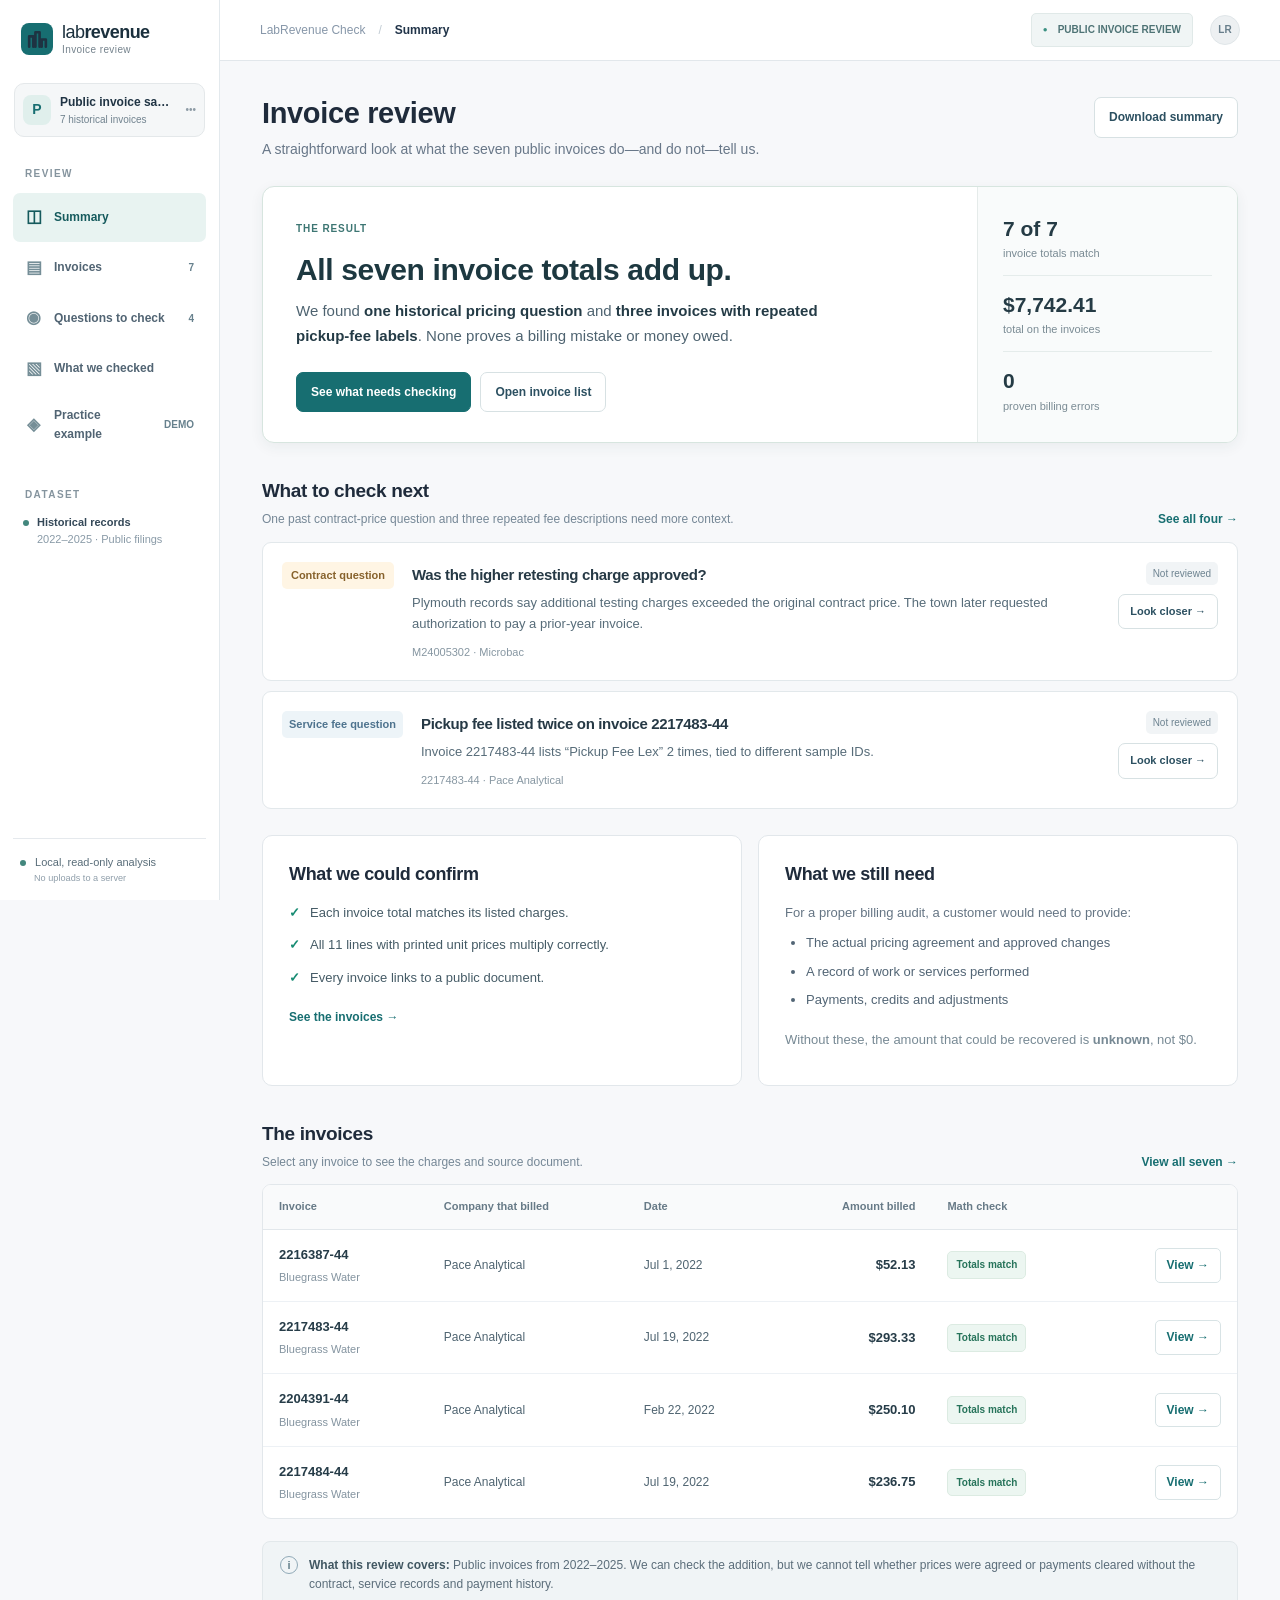
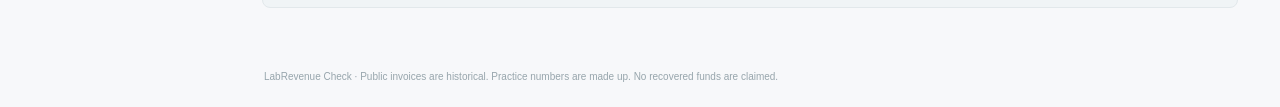
<file: index.html>
<!doctype html>
<html lang="en">
<head>
<meta charset="utf-8"><meta name="viewport" content="width=device-width, initial-scale=1"><meta name="color-scheme" content="light">
<title>LabRevenue Check · Invoice review</title>
<style>
:root{--nav:#111f30;--nav2:#1c3145;--nav3:#294a51;--teal:#087f78;--teal2:#13a89b;--ink:#14263b;--muted:#7d8da0;--muted2:#617489;--bg:#f5f7fa;--border:#e3eaf0;--card:#fff;--goodbg:#eaf7f4;--good:#087f70;--amber:#a96e1c;--amberbg:#fff6e9;--shadow:0 8px 32px rgba(19,37,54,.035)}*{box-sizing:border-box}body{font:14px/1.55 Inter,-apple-system,BlinkMacSystemFont,"Segoe UI",Arial,sans-serif;background:var(--bg);color:var(--ink);margin:0}button,input,select{font:inherit}button{cursor:pointer}button:focus-visible,a:focus-visible,input:focus-visible,select:focus-visible{outline:3px solid #7cc6bf;outline-offset:3px}a{color:#087f78;text-decoration:none}a:hover{text-decoration:underline}[hidden]{display:none!important}.app{display:grid;grid-template-columns:226px minmax(0,1fr);min-height:100vh}.side{background:var(--nav);color:#ecf7fc;padding:23px 14px 17px;display:flex;flex-direction:column;position:sticky;top:0;height:100vh}.brand{display:flex;align-items:center;gap:11px;padding:0 8px}.logo{display:grid;place-items:center;background:linear-gradient(155deg,#0fbeae,#05746f);width:33px;height:33px;border-radius:9px;box-shadow:0 4px 18px #0fb5a52b}.brand-word{font-weight:500;letter-spacing:-.7px;font-size:18px;line-height:1.04}.brand-word span{font-weight:800}.brand-word small{display:block;color:#93a9b7;font-size:10px;letter-spacing:.04em;margin-top:3px;font-weight:500}.org{display:flex;align-items:center;background:#1c3145;border:1px solid #344a5e;border-radius:10px;margin:28px 1px 24px;padding:9px 8px;gap:9px;min-width:0}.org-symbol{background:#d1f7ed;color:#08796f;border-radius:8px;width:30px;height:30px;display:grid;place-items:center;font-weight:800}.org-text{min-width:0}.org-text b,.org-text small{display:block;white-space:nowrap;overflow:hidden;text-overflow:ellipsis}.org-text b{font-size:12px}.org-text small{font-size:10px;color:#9bb1c1}.org-ellipsis{margin-left:auto;color:#9fb2c2;font-size:10px}.nav-label{font-size:10px;letter-spacing:.14em;color:#7b95a8;font-weight:850;margin:0 12px 9px}.nav{width:100%;border:0;background:transparent;color:#b4c3d0;display:flex;gap:12px;align-items:center;text-align:left;padding:11px 11px;border-radius:7px;font-size:12px;font-weight:600;margin:2px 0}.nav:hover{background:#213448;color:#fff}.nav.active{background:#264f55;color:#e5fffb}.nav-ico{font-size:17px;width:17px;text-align:center;color:#9bb2c3}.nav.active .nav-ico{color:#8ae6dc}.nav em{font-style:normal;margin-left:auto;font-size:10px;color:#a3b8c8}.nav-lower{margin-top:30px}.side-note{display:flex;gap:8px;padding:3px 10px;align-items:flex-start}.side-note b,.side-note small{display:block;font-size:11px}.side-note small{color:#8fa4b7}.side-led,.foot-circle{background:#4de1c6;border-radius:50%;width:6px;height:6px;margin-top:6px;flex:none}.side-push{flex:1}.side-foot{border-top:1px solid #2e3f52;padding:15px 7px 0;color:#b3c2d1;font-size:11px}.side-foot small{display:block;color:#788da3;margin-left:14px}.foot-circle{display:inline-block;margin:0 6px 0 0}.right{min-width:0;display:flex;flex-direction:column}.topbar{height:68px;background:#fff;border-bottom:1px solid var(--border);display:flex;align-items:center;justify-content:space-between;padding:0 max(27px,calc((100vw - 226px - 1200px)/2));padding-left:clamp(25px,3.2vw,48px);padding-right:clamp(25px,3.2vw,48px)}.crumb{font-size:12px;color:#8797a9;display:flex;gap:13px;align-items:center}.crumb b{color:#213449}.slash{color:#c1cbd3}.right-top{display:flex;align-items:center;gap:17px}.source-badge{display:flex;align-items:center;gap:8px;color:#147b69;background:#edf7f4;border:1px solid #d5ebe4;border-radius:20px;padding:8px 11px;font-size:10px;letter-spacing:.065em;font-weight:750}.source-badge span{height:6px;width:6px;background:#22bb9e;border-radius:50%}.avatar{height:30px;width:30px;border-radius:50%;background:#e7eeee;border:1px solid #d5dfdc;display:grid;place-items:center;color:#5c807c;font-size:10px;font-weight:800}main{width:100%;max-width:1332px;padding:34px clamp(22px,3.2vw,48px) 48px;align-self:center;flex:1}.eyebrow{color:#078d85;text-transform:uppercase;letter-spacing:.16em;font-weight:850;font-size:10px}.heading{display:flex;align-items:flex-end;justify-content:space-between;gap:20px;margin:7px 0 22px}.heading h1{font-size:31px;letter-spacing:-1.15px;line-height:1.2;margin:5px 0 6px;font-weight:800}.heading p{margin:0;font-size:13px;color:#7b8da1;max-width:800px}.btns{display:flex;gap:9px;flex-wrap:wrap}.btn{display:inline-flex;align-items:center;justify-content:center;gap:8px;padding:10px 14px;font-size:11px;font-weight:750;border-radius:8px;border:1px solid #d9e4e8;background:#fff;color:#315469;white-space:nowrap}.btn:hover{background:#eff6f6}.btn.primary{background:#087f78;border-color:#087f78;color:#fff;box-shadow:0 3px 11px #0a8a8228}.btn.primary:hover{background:#086e69}.btn.small{padding:7px 10px;font-size:10px}.info-banner{padding:13px 16px;background:#edf5fc;border:1px solid #d9e9f6;border-radius:10px;color:#39617f;display:flex;gap:11px;margin-bottom:21px;font-size:12px}.info-banner .info-circle{border:1px solid #94bada;border-radius:50%;width:17px;height:17px;flex:none;text-align:center;font-size:11px;line-height:16px;font-weight:750}.info-banner b{display:block;color:#284e6e}.kpis{display:grid;grid-template-columns:repeat(4,minmax(0,1fr));gap:14px;margin-bottom:19px}.card{background:#fff;border:1px solid var(--border);border-radius:12px;box-shadow:var(--shadow)}.kpi{padding:19px 19px 17px;position:relative;overflow:hidden}.kpi:after{content:"";position:absolute;bottom:0;left:18px;right:18px;height:3px;background:#cde5e0}.kpi:nth-child(2):after{background:#bed8e5}.kpi:nth-child(3):after{background:#e8d7b9}.kpi:nth-child(4):after{background:#ced9e9}.kpi-cap{font-size:11px;color:#74869a;font-weight:700;display:flex;justify-content:space-between}.kpi-cap .kpi-icon{background:#eef8f6;color:#13958b;padding:4px 7px;border-radius:7px;font-size:15px}.kpi-val{font-size:27px;font-weight:820;letter-spacing:-.8px;margin:15px 0 0}.kpi-note{font-size:10px;color:#9aabb9;margin-top:1px}.grid-two{display:grid;grid-template-columns:minmax(0,1.35fr) minmax(315px,.85fr);gap:16px;margin-bottom:18px}.panel{padding:20px}.panel-title{font-size:16px;font-weight:790;margin:0 0 3px;letter-spacing:-.3px}.panel-sub{font-size:11px;color:#8ca0b1;margin:0 0 17px}.audit-band{padding:13px 14px;display:flex;align-items:center;gap:10px;background:#ecf8f5;border:1px solid #d5eee7;border-radius:9px}.audit-band strong{font-size:14px;color:#087e6d}.audit-band p{font-size:11px;color:#577b77;margin:2px 0 0}.checkicon{font-size:23px;color:#15a38c}.triple{display:grid;grid-template-columns:repeat(3,1fr);margin-top:17px;gap:8px}.mini-stat{border:1px solid #e6ebf0;border-radius:8px;padding:12px 10px}.mini-stat b{display:block;font-size:18px;line-height:1.4;letter-spacing:-.5px}.mini-stat small{font-size:10px;color:#94a4b2}.risk-list{display:grid;gap:11px;margin-top:15px}.risk-row{display:flex;align-items:flex-start;gap:10px}.risk-dot{width:9px;height:9px;border-radius:50%;background:#daa04d;margin-top:4px;flex:none}.risk-dot.blue{background:#8daac2}.risk-row b{display:block;font-size:11px}.risk-row small{display:block;color:#8194a7;font-size:10px}.risk-row span:last-child{margin-left:auto;font-size:12px;font-weight:800}.panel-head{display:flex;align-items:baseline;justify-content:space-between;gap:15px;margin-bottom:13px}.text-link{border:0;background:none;color:#07867f;font-weight:750;font-size:11px;padding:0}.text-link:hover{text-decoration:underline}.table-wrap{overflow-x:auto;border-radius:11px;border:1px solid var(--border);background:#fff}.table{border-collapse:collapse;width:100%;min-width:720px;font-size:12px}.table th{font-size:10px;letter-spacing:.07em;color:#8c9ead;text-transform:uppercase;text-align:left;padding:13px 15px;background:#fbfcfd;border-bottom:1px solid var(--border)}.table td{padding:14px 15px;border-bottom:1px solid #edf1f5;color:#496276;vertical-align:middle}.table tr:last-child td{border-bottom:0}.table tr:hover td{background:#fafcfd}.table td b{color:#183349;font-weight:750}.table td small{display:block;color:#a0afbd;font-size:10px;margin-top:2px}.table .num{text-align:right;font-variant-numeric:tabular-nums}.table .action{text-align:right}.pill{display:inline-flex;align-items:center;gap:6px;border-radius:5px;padding:5px 8px;font-size:10px;font-weight:750;white-space:nowrap}.pill.good{color:#087f6e;background:#e9f8f4;border:1px solid #d3eee5}.pill.warn{color:#ad711a;background:#fff4e3;border:1px solid #f5e4bf}.pill.muted{color:#6c8393;background:#eff3f7;border:1px solid #e4eaf0}.pill span{height:5px;width:5px;border-radius:50%;background:currentColor}.tablebtn{border:0;border-radius:5px;background:#edf7f5;color:#0b8179;padding:7px 9px;font-size:10px;font-weight:750}.tablebtn:hover{background:#d9efeb}.full-panel{padding:18px 20px;margin-bottom:20px}.footer{margin:0 44px 19px;color:#a3b1be;font-size:10px}.toolbar{display:flex;flex-wrap:wrap;align-items:center;gap:10px;margin-bottom:15px}.search{background:#fff;border:1px solid var(--border);border-radius:8px;min-width:230px;flex:1;max-width:385px;padding:10px 12px;color:#28455b;font-size:12px}.select{border:1px solid var(--border);border-radius:8px;background:#fff;padding:10px 11px;color:#40576c;font-size:12px}.toolbar-meta{margin-left:auto;color:#91a1b0;font-size:11px}.section-sep{margin:24px 0}.queue-item{display:flex;align-items:flex-start;gap:15px;border-bottom:1px solid #edf1f5;padding:18px 0}.queue-item:first-child{padding-top:2px}.queue-item:last-child{border:0}.queue-icon{background:#fff5e7;color:#b78124;border:1px solid #f2e3cb;border-radius:8px;width:38px;height:38px;display:grid;place-items:center;font-size:19px;flex:none}.queue-main{flex:1}.queue-main strong{display:block;font-size:14px;margin:0 0 3px}.queue-main p{color:#667f92;font-size:12px;margin:0 0 6px}.queue-main .queue-meta{font-size:10px;color:#9aafbf}.queue-action{align-self:center}.block-grid{display:grid;grid-template-columns:repeat(3,minmax(0,1fr));gap:14px;margin-bottom:18px}.evidence-card{padding:17px 18px}.evidence-card b{display:block;font-size:12px}.evidence-card p{font-size:11px;color:#8b9bab;margin:6px 0 0;line-height:1.5}.evidence-card .big{font-weight:820;font-size:20px;color:#142f47;margin-top:12px}.evidence-card .missing{color:#a77937}.note-card{background:#fffbf4;border:1px solid #f2e4d0;padding:19px 20px;border-radius:11px;color:#826534;font-size:12px}.note-card b{display:block;color:#815721;margin-bottom:3px}.methods{display:grid;gap:18px}.method-item{display:flex;gap:13px;padding:16px 0;border-bottom:1px solid #e8eef2}.method-item:last-child{border:0}.method-num{height:28px;width:28px;background:#edf4f4;color:#087f78;border-radius:8px;display:grid;place-items:center;font-size:12px;font-weight:800;flex:none}.method-item strong{display:block;font-size:13px}.method-item p{margin:3px 0 0;color:#6d8397;font-size:12px}.source-list{margin:0;padding-left:19px;color:#647b90;font-size:12px}.source-list li{padding:6px 0}.overlay{position:fixed;inset:0;background:#10233580;z-index:5}.drawer{position:fixed;right:0;top:0;height:100vh;width:min(650px,100vw);background:#fff;z-index:6;box-shadow:-18px 0 64px rgba(11,31,48,.2);overflow-y:auto}.drawer-head{padding:25px 27px 19px;border-bottom:1px solid #e6ebf0;display:flex;justify-content:space-between;align-items:flex-start}.drawer-head small{color:#8195a7;text-transform:uppercase;letter-spacing:.11em;font-weight:850;font-size:10px}.drawer-head h2{font-size:23px;margin:5px 0 0;letter-spacing:-.6px}.close{border:1px solid #dae5eb;background:#fff;border-radius:8px;font-size:21px;color:#698090;width:32px;height:32px}.drawer-content{padding:22px 27px 40px}.drawer-dl{display:grid;grid-template-columns:1fr 1fr;gap:16px;margin:16px 0 21px}.drawer-dl dt{font-size:10px;letter-spacing:.05em;text-transform:uppercase;color:#899aaa;font-weight:750}.drawer-dl dd{margin:3px 0;color:#243e54;font-size:12px;font-weight:650}.drawer-section{margin:24px 0}.drawer-section h3{font-size:13px;margin:0 0 10px}.drawer-table{width:100%;border-collapse:collapse;font-size:11px}.drawer-table th{text-align:left;color:#92a3b4;text-transform:uppercase;letter-spacing:.06em;font-size:9px;border-bottom:1px solid #e8eef2;padding:9px 5px}.drawer-table td{padding:10px 5px;border-bottom:1px solid #eff2f6;vertical-align:top}.drawer-table td:last-child,.drawer-table th:last-child{text-align:right;font-variant-numeric:tabular-nums}.drawer-total{display:flex;justify-content:space-between;background:#f1f7f6;border-radius:8px;padding:12px 14px;font-weight:790}.subtle{color:#8195a7;font-size:11px}.line-link{color:#09877e}.drawer-foot{border-top:1px solid #e6edf0;padding-top:18px;margin-top:21px;font-size:11px;color:#8294a4}.toast{position:fixed;bottom:26px;right:25px;background:#173349;color:#f8fdfd;padding:12px 18px;border-radius:9px;box-shadow:0 8px 30px #081b2540;display:none;z-index:10;font-size:12px}.toast.show{display:block}.revisit{background:#fff8ed;color:#956318;border:1px solid #f4e5cc;padding:12px 14px;border-radius:7px;font-size:11px;margin-top:12px}.tagfile{background:#f6f9fb;border:1px solid #e2e9ee;padding:4px 7px;border-radius:5px;color:#6f889a;font-size:10px}.statusline{display:flex;gap:8px;align-items:center}.outcomes{display:grid;grid-template-columns:1fr 1fr;gap:8px}.outcomes button{border:1px solid #dfe9ee;padding:9px;font-size:11px;border-radius:7px;color:#4f6b7f;background:#fff}.outcomes button.active{border-color:#0c9085;background:#e8f7f2;color:#0b8178;font-weight:700}.review-card{padding:22px}.review-card label{display:block;font-size:11px;font-weight:700;margin:14px 0 6px}.review-card textarea{width:100%;min-height:76px;border:1px solid #e0e7ed;border-radius:8px;padding:9px 10px;font:inherit;font-size:12px;color:#2c465b;resize:vertical}.evidence-callout{background:#eef6fc;border:1px solid #d5e8f4;color:#4a6f8e;padding:12px;border-radius:9px;font-size:11px}.evidence-callout strong{color:#2f5677}.link-muted{color:#708da4;font-size:11px}.icon-symbol{font-size:15px}.empty{padding:60px 30px;text-align:center;color:#7b91a4}.empty strong{display:block;color:#29445b;font-size:16px}.spark-bar{height:7px;border-radius:20px;background:#eaf0f3;overflow:hidden;margin:13px 0}.spark-bar span{display:block;height:100%;background:#17a692;border-radius:20px}.review-status{font-size:10px;color:#7590a4}.small-caps{font-size:10px;color:#879bad;text-transform:uppercase;font-weight:800;letter-spacing:.08em}.caption{color:#9babba;font-size:11px}.mobile-menu{display:none}@media (max-width:1100px){.app{grid-template-columns:208px minmax(0,1fr)}.kpis{grid-template-columns:repeat(2,1fr)}.grid-two{grid-template-columns:1fr}.block-grid{grid-template-columns:repeat(2,1fr)}}@media (max-width:710px){.app{display:block}.side{height:auto;position:relative;padding:12px 12px 7px;display:block}.brand{margin-bottom:8px}.org,.side .nav-label,.side-note,.side-push,.side-foot{display:none}.side nav{display:flex;overflow-x:auto;gap:4px;padding-top:7px}.nav{width:auto;white-space:nowrap;padding:8px 10px;font-size:11px}.nav-ico{display:none}.nav em{display:none}.topbar{height:50px;padding:0 16px}.source-badge{font-size:8px;padding:6px 9px}.avatar{display:none}main{padding:24px 16px 38px}.heading{display:block}.heading h1{font-size:25px}.btns{margin-top:15px}.kpis{grid-template-columns:repeat(2,minmax(0,1fr));gap:9px}.kpi{padding:13px}.kpi-val{font-size:22px}.kpi-cap{font-size:10px}.grid-two{gap:10px}.block-grid{grid-template-columns:1fr}.panel{padding:17px}.toolbar .search{min-width:140px;max-width:none}.toolbar-meta{width:100%;margin-left:0}.footer{margin:0 18px 15px}.drawer-content{padding:20px 16px}.drawer-head{padding:19px 17px}.drawer-dl{grid-template-columns:1fr 1fr;gap:9px}.queue-item{gap:10px}.queue-action .btn{padding:7px}.source-badge{letter-spacing:0}}@media print{.side,.topbar,.btn,.text-link,.footer,.overlay,.drawer,.toolbar,.tablebtn{display:none!important}.app{display:block}main{max-width:none;padding:0}.kpis{grid-template-columns:repeat(4,1fr)}.card{box-shadow:none}.table-wrap{overflow:visible}.table{min-width:0}}

/* Premium visual identity: imagery supports the narrative without replacing live audit evidence. */
.brand-hero{position:relative;isolation:isolate;min-height:338px;border-radius:17px;overflow:hidden;margin:0 0 18px;background:#f7f1eb;border:1px solid #dbe6e8;box-shadow:0 11px 30px rgba(22,47,60,.075)}
.brand-hero-art,.evidence-visual>img{position:absolute;inset:0;width:100%;height:100%;object-fit:cover;object-position:center center;z-index:-2}
.hero-wash{position:absolute;inset:0;background:linear-gradient(92deg,rgba(251,249,246,.98) 1%,rgba(251,248,245,.97) 20%,rgba(250,247,242,.92) 39%,rgba(251,247,242,.33) 58%,rgba(10,29,41,.06) 100%);z-index:-1}
.hero-copy{position:relative;z-index:1;padding:32px 36px 77px;max-width:560px}
.hero-kicker{font-size:10px;font-weight:850;letter-spacing:.11em;color:#147d75;display:inline-flex;align-items:center;gap:8px}
.hero-kicker-dot{background:#12ad94;width:8px;height:8px;border-radius:50%;box-shadow:0 0 0 4px #cceae5;display:inline-block}
.hero-copy h1{font-size:clamp(34px,3.6vw,49px);font-weight:850;letter-spacing:-2.2px;line-height:1.04;color:#142f3d;margin:17px 0 13px}.hero-copy h1 span{color:#0a8b82}
.hero-copy p{font-size:13px;color:#4b6672;line-height:1.6;margin:0;max-width:430px}
.hero-actions{display:flex;gap:9px;flex-wrap:wrap;margin-top:22px}
.hero-secondary{background:#fff9f3d9;border-color:#d9e1e1;color:#305166;box-shadow:0 1px 3px #8a8b8833}
.hero-fact{display:flex;align-items:center;gap:9px;padding:10px 18px 10px 16px;position:absolute;left:36px;bottom:15px;background:#fffefbef;border-radius:9px;border:1px solid #d9e8e5;box-shadow:0 3px 12px #48656318;max-width:calc(100% - 72px);backdrop-filter:blur(4px)}
.hero-fact .fact-check{display:grid;place-items:center;width:26px;height:26px;border-radius:7px;background:#e0f4ef;color:#087e6d;font-weight:850}
.hero-fact b{display:block;font-size:11px;font-weight:820;color:#154d4a}.hero-fact small{display:block;color:#67848b;font-size:10px;line-height:1.3}
.evidence-visual{position:relative;isolation:isolate;height:260px;border-radius:15px;overflow:hidden;border:1px solid #dbe4e8;margin-bottom:18px;background:#f0f4f5}
.evidence-visual-wash{position:absolute;inset:0;background:linear-gradient(90deg,rgba(247,250,249,.98) 0%,rgba(249,251,250,.92) 24%,rgba(249,251,250,.45) 47%,transparent 74%);z-index:-1}
.evidence-visual-text{position:relative;padding:36px 32px;max-width:365px}.evidence-visual-text h2{font-size:31px;line-height:1.12;letter-spacing:-1.2px;color:#14394c;margin:13px 0}.evidence-visual-text p{font-size:12px;color:#53717e;line-height:1.55;margin:0}
@media(max-width:710px){.brand-hero{min-height:385px;margin-top:0}.brand-hero-art{object-position:62% center}.hero-wash{background:linear-gradient(180deg,rgba(252,250,246,.97) 0%,rgba(252,250,247,.97) 44%,rgba(250,248,244,.68) 66%,rgba(248,246,243,.20) 100%)}.hero-copy{padding:25px 21px 78px}.hero-copy h1{font-size:36px;letter-spacing:-1.6px}.hero-copy p{font-size:12px;max-width:350px}.hero-fact{left:17px;bottom:13px;max-width:calc(100% - 34px)}.hero-actions{gap:8px}.hero-actions .btn{font-size:10px;padding:9px}.evidence-visual{height:340px}.evidence-visual>img{object-position:72% center}.evidence-visual-wash{background:linear-gradient(180deg,rgba(248,250,250,.98) 0%,rgba(250,251,250,.97) 45%,rgba(248,250,250,.45) 73%,transparent 100%)}.evidence-visual-text{padding:22px}.evidence-visual-text h2{font-size:27px}}
@media(prefers-reduced-motion:reduce){*,*::before,*::after{scroll-behavior:auto!important;transition:none!important;animation:none!important}}
@media print{.brand-hero{min-height:0;background:#fff!important}.brand-hero-art,.hero-wash,.evidence-visual{display:none!important}.hero-copy{padding:14px}.hero-fact{position:static;border:0;box-shadow:none}.brand-hero{box-shadow:none}}

/* Dark premium illustration — evidence remains readable and independent of imagery. */
.brand-hero{background:#0c2135;border-color:#284659;box-shadow:0 13px 38px rgba(10,35,52,.16)}
.brand-hero-art{object-position:center 44%}
.hero-wash{background:linear-gradient(93deg,rgba(7,23,39,.97) 0%,rgba(10,33,53,.94) 26%,rgba(10,31,50,.73) 43%,rgba(10,30,48,.15) 76%,transparent 100%)}
.hero-copy h1{color:#f2ffff;text-shadow:0 1px 8px #03152344}
.hero-copy h1 span{color:#65decf}
.hero-copy p{color:#c6dae4;max-width:405px}
.hero-kicker{color:#8eeed8}
.hero-kicker-dot{box-shadow:0 0 0 4px #16b2a54d}
.hero-fact{background:rgba(12,36,54,.88);border-color:#42616d;box-shadow:0 7px 24px #06132055}
.hero-fact b{color:#edfffc}.hero-fact small{color:#bdd4df}
.hero-secondary{background:rgba(255,255,255,.12);border-color:#9cbcc4;color:#f3ffff}
.hero-secondary:hover{background:rgba(255,255,255,.22)}
/* Synthetic demonstration is segregated from public-company evidence. */
.sim-label{display:inline-flex;align-items:center;gap:7px;border-radius:24px;padding:5px 11px;background:#fef4e4;color:#965e17;font-size:10px;font-weight:850;letter-spacing:.08em}
.sim-hero{position:relative;overflow:hidden;background:linear-gradient(135deg,#102637,#173e50);border-radius:15px;color:#effdfa;padding:25px 29px;margin:16px 0 22px;border:1px solid #274c5e}
.sim-hero:before{content:"";position:absolute;width:460px;height:250px;right:-70px;top:-80px;background:radial-gradient(ellipse,rgba(41,216,200,.20),transparent 70%);pointer-events:none}
.sim-hero h2{font-size:25px;letter-spacing:-.9px;margin:10px 0 6px;position:relative}
.sim-hero p{font-size:12px;color:#c2d5df;margin:0;max-width:670px;position:relative}
.sim-hero b{color:#fff}
.sim-kpis{display:grid;grid-template-columns:repeat(3,minmax(0,1fr));gap:14px;margin-bottom:19px}
.sim-kpi{padding:19px 20px;border:1px solid var(--border);border-radius:12px;background:#fff;box-shadow:var(--shadow)}
.sim-kpi small{display:block;color:#72889a;font-size:10px;font-weight:750;letter-spacing:.035em}
.sim-kpi strong{display:block;font-size:29px;font-weight:830;line-height:1.4;letter-spacing:-.8px}
.sim-kpi span{font-size:10px;color:#7e8fa1}
.sim-tabs{display:flex;flex-wrap:wrap;gap:8px;margin:17px 0}
.sim-tabs button{font-size:11px;font-weight:750;border:1px solid #dce6eb;border-radius:22px;padding:8px 13px;background:#fff;color:#597081}
.sim-tabs button.active{background:#0c827a;color:#fff;border-color:#0c827a}
.sim-case{display:flex;gap:15px;align-items:flex-start;justify-content:space-between;padding:16px 19px;border-bottom:1px solid #e6edf0}
.sim-case:last-child{border-bottom:0}
.sim-case .topline{display:flex;flex-wrap:wrap;gap:8px;align-items:center}
.sim-case h3{font-size:13px;margin:3px 0 5px;line-height:1.35}
.sim-case p{font-size:11px;margin:0;color:#70869a;max-width:680px}
.sim-case .sim-money{font-weight:830;font-size:16px;white-space:nowrap;text-align:right}
.sim-case .sim-money small{display:block;font-size:10px;color:#8b9eaa;font-weight:500}
.sim-tag{font-size:9px;font-weight:850;letter-spacing:.055em;border-radius:5px;padding:3px 7px;background:#fff4e6;color:#ab731b}
.sim-tag.blue{background:#eaf4fb;color:#386b8e}.sim-tag.violet{background:#f1effc;color:#6a5c9b}
.sim-empty{padding:25px;color:#8195a5;text-align:center}
@media(max-width:710px){.brand-hero{min-height:410px}.brand-hero-art{object-position:65% center}.hero-wash{background:linear-gradient(180deg,rgba(7,23,39,.97) 0%,rgba(7,23,39,.96) 48%,rgba(8,26,43,.60) 74%,rgba(8,26,43,.12) 100%)}.hero-copy p{max-width:330px}.hero-copy h1{font-size:36px}.sim-kpis{grid-template-columns:1fr;gap:9px}.sim-case{flex-direction:column}.sim-case .sim-money{text-align:left}}
@media print{.sim-hero{color:#111;background:#fff}.sim-kpis,.sim-tabs{break-inside:avoid}}

.source-badge.fake{background:#fff5e6;border-color:#f6dec1;color:#98621e}.source-badge.fake span{background:#dd9c2b}
/* Keep all five destinations discoverable on small screens. */
@media(max-width:710px){.side nav{overflow-x:visible;flex-wrap:wrap;row-gap:3px;column-gap:5px;padding-bottom:8px}.side .nav{margin:0;padding:7px 10px;flex:0 0 auto}}
/* Calm, finance-first review experience: plain language and one clear next action. */
:root{--bg:#f7f8fa;--ink:#1f2b3b;--muted:#647487;--border:#e2e7eb;--teal:#176e71;--shadow:none}
body{font:14px/1.56 -apple-system,BlinkMacSystemFont,"Segoe UI",Arial,sans-serif;background:var(--bg);color:var(--ink)}
.app{grid-template-columns:220px minmax(0,1fr)}
.side{background:#fff;color:#1e3342;border-right:1px solid #e3e9ed;padding:23px 13px 15px}
.brand{gap:9px}.logo{background:#176e71;box-shadow:none;width:32px;height:32px;border-radius:8px}.brand-word{font-size:18px;color:#1b303d;letter-spacing:-.55px}.brand-word small{color:#75838d;font-size:10px}
.org{background:#f5f7f8;border:1px solid #e4e8ea;margin-top:28px;margin-bottom:29px;color:#203444}.org-symbol{background:#e0efec;color:#176e71}.org-text small{color:#71838f}.org-ellipsis{color:#8e9ca6}
.nav-label{color:#85949e;font-weight:650}.nav{color:#516473;font-size:12px;font-weight:600;padding:11px 12px}.nav:hover{background:#f0f4f4;color:#164d51}.nav.active{color:#155a5d;background:#e8f3f1}.nav.active .nav-ico{color:#155a5d}.nav-ico{color:#758e97}.nav em{color:#67818d}.side-note b{color:#344858}.side-note small{color:#899aa7}.side-led,.foot-circle{background:#43877d}.side-foot{border-top:1px solid #e5e9ed;color:#596d79}.side-foot small{color:#8f9eaa}
.right{min-width:0}.topbar{height:61px;padding-left:40px;padding-right:40px}.source-badge{border-radius:5px;background:#f0f5f5;border:1px solid #e0e9e8;color:#4e7375;font-size:10px;letter-spacing:0;font-weight:700}.source-badge.fake{background:#fff5ea;color:#975d19}.source-badge::before{content:'●';font-size:8px;color:#3b9182;margin-right:2px}.source-badge.fake::before{color:#bb7b31}.avatar{background:#edf0f2;border-color:#e0e6e9;color:#687e8b}
main{max-width:1210px;padding:36px 42px 58px}h1,h2,h3{letter-spacing:-.35px}.human-heading{display:flex;justify-content:space-between;align-items:flex-start;gap:20px;margin:0 0 25px}.human-heading h1{font-size:29px;line-height:1.15;margin:0 0 9px;font-weight:740}.human-heading p{font-size:14px;color:#687788;max-width:690px;margin:0}.btns{gap:9px}.btn{font-size:12px;border:1px solid #d7e1e3;border-radius:7px;color:#2c5061;font-weight:650;padding:10px 14px}.btn.primary{background:#176e71;border-color:#176e71;box-shadow:none}.btn.primary:hover{background:#0f5558}.btn:hover{background:#eff5f3}.btn.small{font-size:11px;padding:8px 11px}.tablebtn{background:transparent;border:1px solid #d8e3e5;padding:7px 11px;font-size:12px;color:#176e71}.tablebtn:hover{background:#eff5f4}.text-link{font-size:12px;color:#176e71;font-weight:700}
.card{box-shadow:none;border-radius:10px}.result-card{display:grid;grid-template-columns:minmax(0,1fr) 260px;gap:10px;border:1px solid #d7e5df;background:#fff;border-radius:12px;overflow:hidden;margin-bottom:33px;box-shadow:0 4px 14px #263f4410}.result-copy{padding:30px 33px}.micro-label{font-size:10px;color:#3d7673;letter-spacing:.09em;font-weight:750}.result-copy h2{font-size:30px;line-height:1.17;font-weight:750;color:#1d3840;margin:13px 0 12px}.result-copy p{font-size:15px;color:#4e6370;line-height:1.65;margin:0;max-width:560px}.result-copy p strong{color:#243b46}.result-copy .btns{margin-top:23px}.result-side{border-left:1px solid #e5ebea;background:#f9fbfb;padding:21px 25px;display:flex;flex-direction:column;justify-content:center;gap:15px}.result-figure:not(:last-child){padding-bottom:13px;border-bottom:1px solid #e5eceb}.result-figure b{display:block;color:#253b45;font-size:21px;line-height:1.3;font-weight:760;font-variant-numeric:tabular-nums}.result-figure span{display:block;color:#7a8b94;font-size:11px;margin-top:3px}
.section-intro{margin:26px 0 13px;display:flex;align-items:flex-end;justify-content:space-between;gap:12px}.section-intro h2{margin:0 0 4px;font-size:19px;font-weight:720}.section-intro p{font-size:12px;margin:0;color:#758796}
.question-list{display:grid;gap:10px;margin-bottom:20px}.question-card{border:1px solid #e2e8eb;background:#fff;border-radius:9px;padding:19px;display:flex;gap:18px;align-items:flex-start}.question-tag{flex:none;font-size:11px;color:#87622c;background:#fff5e4;border-radius:5px;padding:5px 7px;font-weight:700;white-space:nowrap;min-width:112px;text-align:center}.question-tag.flag-repeat{background:#edf4f8;color:#4e738e}.question-card-body{flex:1;min-width:0}.question-card-body h3{font-size:15px;margin:1px 0 7px;font-weight:710;color:#263945}.question-card-body p{font-size:13px;line-height:1.6;color:#576c79;margin:0 0 9px}.question-sub{font-size:11px;color:#8797a2}.question-end{display:flex;align-items:flex-end;flex-direction:column;gap:9px;flex:none;max-width:155px}.review-state{font-size:10px;color:#6d8390;background:#f1f4f6;border-radius:5px;padding:4px 7px}.human-two{display:grid;grid-template-columns:1fr 1fr;gap:16px;margin:26px 0 33px}.basic-card{padding:24px 26px}.basic-card h2{font-size:18px;font-weight:720;margin:0 0 15px}.basic-card>p{font-size:13px;color:#657584;margin:0 0 10px}.good-row{display:flex;gap:10px;margin:12px 0;font-size:13px;color:#455b66}.good-row span{color:#168b72;font-weight:800}.human-bullets{padding-left:21px;margin:9px 0 14px}.human-bullets li{margin:8px 0;font-size:13px;color:#526575}.quiet-note{font-size:12px;color:#778994!important;margin-top:20px!important;line-height:1.6}.basic-card .text-link{margin-top:8px}
.scope-note{display:flex;gap:11px;align-items:flex-start;margin:22px 0 3px;padding:14px 17px;background:#f0f4f6;border:1px solid #e2e8eb;border-radius:8px;color:#5b6d7a}.scope-symbol{display:grid;place-items:center;flex:none;width:18px;height:18px;border:1.5px solid #91aab8;color:#64808b;border-radius:50%;font-size:11px;font-weight:800}.scope-note p{font-size:12px;line-height:1.55;margin:0}.scope-note strong{color:#415762}
.human-table{border-radius:9px}.table{font-size:12px;min-width:650px}.table th{color:#677a87;text-transform:none;letter-spacing:0;font-size:11px;background:#f9fafb;padding:13px 16px}.table td{font-size:12px;color:#4f6471;padding:15px 16px}.table td strong{font-size:13px;color:#263c48}.table td small{font-size:11px;color:#8494a0;margin-top:4px}.table tr:hover td{background:#fcfdfd}.pill.good{background:#ecf6f1;color:#26735a;border:1px solid #dcebe2}.pill.warn{background:#fff3e4;color:#9b611b}.pill span{display:none}.explain-footer{background:#fff;border:1px solid #e1e7eb;border-radius:9px;padding:19px 23px;margin-top:19px}.explain-footer h3{font-size:14px;margin:0 0 7px}.explain-footer p{color:#5a6c79;font-size:12px;line-height:1.65;margin:0}
.review-banner,.practice-warning{border:1px solid #e7e3d8;background:#fffaf0;border-radius:9px;padding:16px 19px;margin:0 0 21px}.review-banner strong{display:block;font-size:14px;color:#654b29;margin-bottom:3px}.review-banner span{font-size:12px;color:#786850}.field-label{font-size:12px;color:#546c7b;font-weight:700}.method-header h2{font-size:18px;margin:0 0 9px}.method-header p{font-size:14px;color:#586f7d;max-width:740px;margin:0 0 7px}.checks-line{display:flex;justify-content:space-between;align-items:center;gap:20px;border-bottom:1px solid #ecf0f2;padding:12px 0}.checks-line strong{font-size:18px;white-space:nowrap}.checks-line span{font-size:12px;color:#667986;text-align:right}.source-card{margin-bottom:20px}.source-card>p{margin-bottom:17px}.source-row{display:flex;align-items:center;justify-content:space-between;border-top:1px solid #e7ecef;padding:14px 0;gap:16px}.source-row strong{display:block;font-size:13px}.source-row small{display:block;color:#7b8d9a;font-size:11px;margin-top:5px}.source-row a{font-size:12px;white-space:nowrap}
.practice-warning{background:#fff7e9}.practice-warning strong{font-size:14px;color:#824a12}.practice-warning p{font-size:12px;color:#876039;margin:5px 0 0}.three-metrics{display:grid;grid-template-columns:repeat(3,1fr);gap:13px;margin-bottom:24px}.practice-metric{background:white;border:1px solid #e2e8eb;padding:19px 21px;border-radius:9px}.practice-metric small{display:block;font-size:12px;color:#637b88}.practice-metric strong{font-size:26px;font-variant-numeric:tabular-nums;display:block;letter-spacing:-.65px;margin:9px 0}.practice-metric span{font-size:11px;color:#91a1ac}.filter-chips{display:flex;flex-wrap:wrap;gap:7px;margin-bottom:15px}.chip{font-size:12px;background:#fff;border:1px solid #dce4e8;border-radius:6px;padding:7px 12px;color:#556c7a}.chip.active{background:#176e71;border-color:#176e71;color:white}.practice-label{background:#fff5e7;color:#8c5c20}.amount-reading{font-size:16px;color:#274452;font-weight:760;white-space:nowrap}
.drawer{background:#fff!important}.drawer-head{border-bottom:1px solid #e7ecee;background:#f9fbfb!important}.drawer-head h2{font-size:22px!important;color:#193340!important}.drawer-head small{color:#65808d!important}.human-drawer{color:#2c3f4b}.human-drawer .top-summary{background:#edf7f2;border-radius:9px;padding:16px 19px;margin-bottom:20px;border:1px solid #d9eee2}.human-drawer .top-summary h3{margin:0 0 8px;color:#255d52;font-size:18px}.human-drawer .top-summary p{margin:0;color:#58766e;font-size:12px}.human-drawer .drawer-section h3{font-size:15px;color:#243b47}.human-drawer .drawer-section p{font-size:13px;color:#576c79}.human-drawer .next-action{padding:16px 18px;background:#f2f7fa;border-radius:8px;border:1px solid #dce8ec;margin:17px 0}.human-drawer .next-action h3{font-size:14px;margin:0 0 8px}.human-drawer .next-action p{font-size:13px;color:#4c6575;margin:0}.human-drawer .drawer-table td small{display:block;color:#8597a3;font-size:10px}.human-drawer .drawer-scroll{overflow-x:auto}.human-drawer .calculation{font-size:14px;font-weight:650;padding:14px;background:#f5f7f8;border:1px solid #e2e7eb;border-radius:7px}.human-drawer .outcomes{display:grid;grid-template-columns:1fr;gap:8px}.human-drawer .outcomes button{font-size:12px;text-align:left;padding:12px}.human-drawer .note-card p{font-size:12px;margin:10px 0 0}.drawer-dl dt{font-size:11px}.drawer-dl dd{font-size:13px}.drawer-content{font-size:13px}
.footer{font-size:10px;color:#97a5ac;max-width:1120px;margin-bottom:22px}.sr-only{position:absolute!important;left:-10000px!important;top:auto!important;width:1px!important;height:1px!important;overflow:hidden!important}
@media(max-width:1090px){main{padding-left:27px;padding-right:27px}.result-card{grid-template-columns:1fr 215px}.question-card{flex-wrap:wrap}.question-tag{min-width:90px}.question-end{margin-left:auto}}
@media(max-width:710px){.app{display:block}.side{height:auto;position:relative;padding:12px;border-right:0;border-bottom:1px solid #e5eaee}.brand{margin-bottom:10px}.side nav{gap:4px;flex-wrap:wrap}.nav{font-size:11px;padding:8px 10px}.source-badge{font-size:9px}.topbar{padding:0 16px}.crumb{font-size:11px}main{padding:25px 16px 35px}.human-heading{flex-direction:column;gap:13px}.human-heading h1{font-size:26px}.human-heading p{font-size:13px}.result-card{grid-template-columns:1fr}.result-copy{padding:24px 21px}.result-copy h2{font-size:27px}.result-copy p{font-size:13px}.result-side{border-top:1px solid #e5ebea;border-left:0;display:grid;grid-template-columns:repeat(3,1fr);padding:16px 11px;gap:7px}.result-figure{border:0!important;padding:0!important}.result-figure b{font-size:16px}.result-figure span{font-size:10px;line-height:1.4}.section-intro{align-items:flex-start}.section-intro h2{font-size:17px}.question-card{gap:9px;padding:15px;flex-direction:column}.question-tag{align-self:flex-start;min-width:0}.question-card-body{width:100%}.question-end{align-items:flex-start;margin:2px 0 0;flex-direction:row;max-width:100%;width:100%;justify-content:space-between}.human-two{grid-template-columns:1fr;gap:10px}.basic-card{padding:19px}.three-metrics{grid-template-columns:1fr}.practice-metric{padding:14px}.source-row{align-items:flex-start}.toolbar{gap:9px}.drawer-content{padding:18px}.drawer-head{padding:17px}.footer{margin:0 17px 15px}}
@media print{.side,.topbar,.footer,.btn,.text-link,.tablebtn,.toolbar{display:none!important}.result-card,.basic-card,.question-card{break-inside:avoid;box-shadow:none!important}.result-card{grid-template-columns:1fr 230px}.app{display:block}main{max-width:100%;padding:0}}
.mobile-invoice-list{display:none}
@media(max-width:710px){
 .mobile-invoice-list{display:grid;gap:9px}.human-table{display:none}
 .mobile-invoice{padding:15px;border:1px solid #e1e7eb;border-radius:9px;background:#fff;display:flex;justify-content:space-between;gap:10px;align-items:flex-start}
 .mobile-invoice>div:first-child{display:flex;flex-direction:column;align-items:flex-start;gap:8px}
 .mobile-invoice>div:first-child strong{font-size:13px;color:#23404a}.mobile-invoice small{font-size:10px;color:#81919d;line-height:1.55}
 .mobile-invoice>div:last-child{display:flex;align-items:flex-end;flex-direction:column;gap:15px;white-space:nowrap}.mobile-invoice b{font-size:15px;font-variant-numeric:tabular-nums}
 .mobile-invoice .pill{font-size:10px;padding:4px 7px}
 .section-intro .text-link{min-width:65px;text-align:right}
}
@media print{.mobile-invoice-list{display:none!important}.human-table{display:block!important}}

</style>

</head>
<body>
<div class="app">
  <aside class="side">
    <div class="brand"><span class="logo"><svg width="25" height="25" viewBox="0 0 24 24" aria-hidden="true"><path d="M4 19V9h4v10M10 19V5h4v14M16 19v-7h4v7" stroke="currentColor" fill="none" stroke-width="2.5" stroke-linecap="round" stroke-linejoin="round"/></svg></span><span class="brand-word">lab<span>revenue</span><small>Invoice review</small></span></div>
    <div class="org"><span class="org-symbol">P</span><span class="org-text"><b>Public invoice sample</b><small>7 historical invoices</small></span><span class="org-ellipsis">•••</span></div>
    <div class="nav-label">REVIEW</div>
    <nav aria-label="Primary">
      <button class="nav active" data-nav="summary"><span class="nav-ico">◫</span> Summary</button>
      <button class="nav" data-nav="invoices"><span class="nav-ico">▤</span> Invoices <em id="nav-invoices">7</em></button>
      <button class="nav" data-nav="questions"><span class="nav-ico">◉</span> Questions to check <em id="nav-reviews">4</em></button>
      <button class="nav" data-nav="sources"><span class="nav-ico">▧</span> What we checked</button>
      <button class="nav" data-nav="practice"><span class="nav-ico">◈</span> Practice example <em>DEMO</em></button>
    </nav>
    <div class="nav-label nav-lower">DATASET</div>
    <div class="side-note"><span class="side-led"></span><span><b>Historical records</b><small>2022–2025 · Public filings</small></span></div>
    <div class="side-push"></div>
    <div class="side-foot"><span class="foot-circle"></span> Local, read-only analysis <small>No uploads to a server</small></div>
  </aside>
  <div class="right">
    <header class="topbar"><div class="crumb"><span>LabRevenue Check</span><span class="slash">/</span><b id="crumb-title">Summary</b></div><div class="right-top"><span class="source-badge"><span></span> PUBLIC INVOICE REVIEW</span><div class="avatar" title="Read-only evaluation">LR</div></div></header>
    <main id="main" tabindex="-1"></main>
    <footer class="footer">LabRevenue Check · Public invoices are historical. Practice numbers are made up. No recovered funds are claimed.</footer>
  </div>
</div>
<div class="overlay" id="overlay" hidden></div>
<aside id="detail" class="drawer" role="dialog" aria-modal="true" aria-label="Invoice details" hidden></aside>
<div id="toast" class="toast" role="status" aria-live="polite"></div>
<noscript>This local demo needs JavaScript enabled.</noscript>
<script>
window.PUBLIC_PILOT = {"summary":{"invoices":7,"lines":50,"vendors":2,"customers":3,"total_cents":774241,"passed_invoice_totals":7,"unit_checked":11,"unit_passed":11,"arithmetic_failures":0,"repeat_pickup_invoices":3,"historical_documentation_event":1,"confirmed_recovery_cents":0,"rate_coverage":"unavailable","work_coverage":"unavailable","payment_coverage":"unavailable","scope":"invoice-only public documents"},"invoices":[{"invoice_number":"2216387-44","invoice_date":"2022-07-01","invoice_due_date":"2022-08-01","invoice_total_usd":"52.13","supplier":"Pace Analytical Services LLC","customer":"Bluegrass Water Utility Operating Company LLC","source_public_exhibit_pages":"489-490","source_url":"https://psc.ky.gov/pscecf/2022-00432/kerry.ingle%40dinslaw.com/06162023062338/Exhibit_PSC_3-20%28c%29_%28Part_4_of_6%29.pdf","reported_cents":5213,"sum_cents":5213,"delta_cents":0,"arithmetic":"PASS","line_count":3,"unit_verified":0,"unit_checked":0,"unit_mismatches":0,"repeat_pickups":[],"lines":[{"invoice_number":"2216387-44","invoice_date":"2022-07-01","invoice_due_date":"2022-08-01","supplier":"Pace Analytical Services LLC","customer":"Bluegrass Water Utility Operating Company LLC","work_order":"2065317","project":"Quarterly Darlington","sample_id":"2065317-01","charge_description":"Ecoli 18 Enumeration Lex","quantity":"1","line_amount_usd":"38.00","source_public_exhibit_pages":"489-490","source_url":"https://psc.ky.gov/pscecf/2022-00432/kerry.ingle%40dinslaw.com/06162023062338/Exhibit_PSC_3-20%28c%29_%28Part_4_of_6%29.pdf","source_status":"Published invoice line (not an independently verified contract rate)","unit_cost_usd":"","amount_cents":3800,"unit_check":"NOT_AVAILABLE","unit_expected_cents":null},{"invoice_number":"2216387-44","invoice_date":"2022-07-01","invoice_due_date":"2022-08-01","supplier":"Pace Analytical Services LLC","customer":"Bluegrass Water Utility Operating Company LLC","work_order":"2065317","project":"Quarterly Darlington","sample_id":"","charge_description":"Economic Price Adjustment","quantity":"1","line_amount_usd":"4.13","source_public_exhibit_pages":"489-490","source_url":"https://psc.ky.gov/pscecf/2022-00432/kerry.ingle%40dinslaw.com/06162023062338/Exhibit_PSC_3-20%28c%29_%28Part_4_of_6%29.pdf","source_status":"Published invoice line (not an independently verified contract rate)","unit_cost_usd":"","amount_cents":413,"unit_check":"NOT_AVAILABLE","unit_expected_cents":null},{"invoice_number":"2216387-44","invoice_date":"2022-07-01","invoice_due_date":"2022-08-01","supplier":"Pace Analytical Services LLC","customer":"Bluegrass Water Utility Operating Company LLC","work_order":"2065317","project":"Quarterly Darlington","sample_id":"","charge_description":"Environmental Impact Fee","quantity":"1","line_amount_usd":"10.00","source_public_exhibit_pages":"489-490","source_url":"https://psc.ky.gov/pscecf/2022-00432/kerry.ingle%40dinslaw.com/06162023062338/Exhibit_PSC_3-20%28c%29_%28Part_4_of_6%29.pdf","source_status":"Published invoice line (not an independently verified contract rate)","unit_cost_usd":"","amount_cents":1000,"unit_check":"NOT_AVAILABLE","unit_expected_cents":null}],"documentation_note":""},{"invoice_number":"2217483-44","invoice_date":"2022-07-19","invoice_due_date":"2022-08-18","invoice_total_usd":"293.33","supplier":"Pace Analytical Services LLC","customer":"Bluegrass Water Utility Operating Company LLC","source_public_exhibit_pages":"518-519","source_url":"https://psc.ky.gov/pscecf/2022-00432/kerry.ingle%40dinslaw.com/06162023062338/Exhibit_PSC_3-20%28c%29_%28Part_4_of_6%29.pdf","reported_cents":29333,"sum_cents":29333,"delta_cents":0,"arithmetic":"PASS","line_count":9,"unit_verified":0,"unit_checked":0,"unit_mismatches":0,"repeat_pickups":[{"description":"Pickup Fee Lex","count":2,"amount_cents":8640,"sample_ids":["2071526-01","2071526-03"]}],"lines":[{"invoice_number":"2217483-44","invoice_date":"2022-07-19","invoice_due_date":"2022-08-18","supplier":"Pace Analytical Services LLC","customer":"Bluegrass Water Utility Operating Company LLC","work_order":"2071526","project":"Bimonthly Lake Columbia Process Control","sample_id":"2071526-01","charge_description":"Auto Sampler Service Lex","quantity":"1","line_amount_usd":"63.30","source_public_exhibit_pages":"518-519","source_url":"https://psc.ky.gov/pscecf/2022-00432/kerry.ingle%40dinslaw.com/06162023062338/Exhibit_PSC_3-20%28c%29_%28Part_4_of_6%29.pdf","source_status":"Published invoice line (not an independently verified contract rate)","unit_cost_usd":"","amount_cents":6330,"unit_check":"NOT_AVAILABLE","unit_expected_cents":null},{"invoice_number":"2217483-44","invoice_date":"2022-07-19","invoice_due_date":"2022-08-18","supplier":"Pace Analytical Services LLC","customer":"Bluegrass Water Utility Operating Company LLC","work_order":"2071526","project":"Bimonthly Lake Columbia Process Control","sample_id":"2071526-01","charge_description":"CBOD Pkv","quantity":"1","line_amount_usd":"20.90","source_public_exhibit_pages":"518-519","source_url":"https://psc.ky.gov/pscecf/2022-00432/kerry.ingle%40dinslaw.com/06162023062338/Exhibit_PSC_3-20%28c%29_%28Part_4_of_6%29.pdf","source_status":"Published invoice line (not an independently verified contract rate)","unit_cost_usd":"","amount_cents":2090,"unit_check":"NOT_AVAILABLE","unit_expected_cents":null},{"invoice_number":"2217483-44","invoice_date":"2022-07-19","invoice_due_date":"2022-08-18","supplier":"Pace Analytical Services LLC","customer":"Bluegrass Water Utility Operating Company LLC","work_order":"2071526","project":"Bimonthly Lake Columbia Process Control","sample_id":"2071526-01","charge_description":"Field Services Lex","quantity":"1","line_amount_usd":"63.30","source_public_exhibit_pages":"518-519","source_url":"https://psc.ky.gov/pscecf/2022-00432/kerry.ingle%40dinslaw.com/06162023062338/Exhibit_PSC_3-20%28c%29_%28Part_4_of_6%29.pdf","source_status":"Published invoice line (not an independently verified contract rate)","unit_cost_usd":"","amount_cents":6330,"unit_check":"NOT_AVAILABLE","unit_expected_cents":null},{"invoice_number":"2217483-44","invoice_date":"2022-07-19","invoice_due_date":"2022-08-18","supplier":"Pace Analytical Services LLC","customer":"Bluegrass Water Utility Operating Company LLC","work_order":"2071526","project":"Bimonthly Lake Columbia Process Control","sample_id":"2071526-01","charge_description":"Pickup Fee Lex","quantity":"1","line_amount_usd":"43.20","source_public_exhibit_pages":"518-519","source_url":"https://psc.ky.gov/pscecf/2022-00432/kerry.ingle%40dinslaw.com/06162023062338/Exhibit_PSC_3-20%28c%29_%28Part_4_of_6%29.pdf","source_status":"Published invoice line (not an independently verified contract rate)","unit_cost_usd":"","amount_cents":4320,"unit_check":"NOT_AVAILABLE","unit_expected_cents":null},{"invoice_number":"2217483-44","invoice_date":"2022-07-19","invoice_due_date":"2022-08-18","supplier":"Pace Analytical Services LLC","customer":"Bluegrass Water Utility Operating Company LLC","work_order":"2071526","project":"Bimonthly Lake Columbia Process Control","sample_id":"2071526-01","charge_description":"TSS Pkv","quantity":"1","line_amount_usd":"11.40","source_public_exhibit_pages":"518-519","source_url":"https://psc.ky.gov/pscecf/2022-00432/kerry.ingle%40dinslaw.com/06162023062338/Exhibit_PSC_3-20%28c%29_%28Part_4_of_6%29.pdf","source_status":"Published invoice line (not an independently verified contract rate)","unit_cost_usd":"","amount_cents":1140,"unit_check":"NOT_AVAILABLE","unit_expected_cents":null},{"invoice_number":"2217483-44","invoice_date":"2022-07-19","invoice_due_date":"2022-08-18","supplier":"Pace Analytical Services LLC","customer":"Bluegrass Water Utility Operating Company LLC","work_order":"2071526","project":"Bimonthly Lake Columbia Process Control","sample_id":"2071526-02","charge_description":"MLSS","quantity":"1","line_amount_usd":"14.80","source_public_exhibit_pages":"518-519","source_url":"https://psc.ky.gov/pscecf/2022-00432/kerry.ingle%40dinslaw.com/06162023062338/Exhibit_PSC_3-20%28c%29_%28Part_4_of_6%29.pdf","source_status":"Published invoice line (not an independently verified contract rate)","unit_cost_usd":"","amount_cents":1480,"unit_check":"NOT_AVAILABLE","unit_expected_cents":null},{"invoice_number":"2217483-44","invoice_date":"2022-07-19","invoice_due_date":"2022-08-18","supplier":"Pace Analytical Services LLC","customer":"Bluegrass Water Utility Operating Company LLC","work_order":"2071526","project":"Bimonthly Lake Columbia Process Control","sample_id":"2071526-03","charge_description":"Pickup Fee Lex","quantity":"1","line_amount_usd":"43.20","source_public_exhibit_pages":"518-519","source_url":"https://psc.ky.gov/pscecf/2022-00432/kerry.ingle%40dinslaw.com/06162023062338/Exhibit_PSC_3-20%28c%29_%28Part_4_of_6%29.pdf","source_status":"Published invoice line (not an independently verified contract rate)","unit_cost_usd":"","amount_cents":4320,"unit_check":"NOT_AVAILABLE","unit_expected_cents":null},{"invoice_number":"2217483-44","invoice_date":"2022-07-19","invoice_due_date":"2022-08-18","supplier":"Pace Analytical Services LLC","customer":"Bluegrass Water Utility Operating Company LLC","work_order":"2071526","project":"Bimonthly Lake Columbia Process Control","sample_id":"","charge_description":"Economic Price Adjustment","quantity":"1","line_amount_usd":"23.23","source_public_exhibit_pages":"518-519","source_url":"https://psc.ky.gov/pscecf/2022-00432/kerry.ingle%40dinslaw.com/06162023062338/Exhibit_PSC_3-20%28c%29_%28Part_4_of_6%29.pdf","source_status":"Published invoice line (not an independently verified contract rate)","unit_cost_usd":"","amount_cents":2323,"unit_check":"NOT_AVAILABLE","unit_expected_cents":null},{"invoice_number":"2217483-44","invoice_date":"2022-07-19","invoice_due_date":"2022-08-18","supplier":"Pace Analytical Services LLC","customer":"Bluegrass Water Utility Operating Company LLC","work_order":"2071526","project":"Bimonthly Lake Columbia Process Control","sample_id":"","charge_description":"Environmental Impact Fee","quantity":"1","line_amount_usd":"10.00","source_public_exhibit_pages":"518-519","source_url":"https://psc.ky.gov/pscecf/2022-00432/kerry.ingle%40dinslaw.com/06162023062338/Exhibit_PSC_3-20%28c%29_%28Part_4_of_6%29.pdf","source_status":"Published invoice line (not an independently verified contract rate)","unit_cost_usd":"","amount_cents":1000,"unit_check":"NOT_AVAILABLE","unit_expected_cents":null}],"documentation_note":""},{"invoice_number":"2204391-44","invoice_date":"2022-02-22","invoice_due_date":"2022-03-24","invoice_total_usd":"250.10","supplier":"Pace Analytical Services LLC","customer":"Bluegrass Water Utility Operating Company LLC","source_public_exhibit_pages":"552-553","source_url":"https://psc.ky.gov/pscecf/2022-00432/kerry.ingle%40dinslaw.com/06162023062338/Exhibit_PSC_3-20%28c%29_%28Part_4_of_6%29.pdf","reported_cents":25010,"sum_cents":25010,"delta_cents":0,"arithmetic":"PASS","line_count":8,"unit_verified":0,"unit_checked":0,"unit_mismatches":0,"repeat_pickups":[{"description":"Pickup Fee","count":2,"amount_cents":6640,"sample_ids":["2023505-01","2023505-03"]}],"lines":[{"invoice_number":"2204391-44","invoice_date":"2022-02-22","invoice_due_date":"2022-03-24","supplier":"Pace Analytical Services LLC","customer":"Bluegrass Water Utility Operating Company LLC","work_order":"2023505","project":"Monthly Woodland Acres Process Control","sample_id":"2023505-01","charge_description":"Auto Sampler Service","quantity":"1","line_amount_usd":"63.30","source_public_exhibit_pages":"552-553","source_url":"https://psc.ky.gov/pscecf/2022-00432/kerry.ingle%40dinslaw.com/06162023062338/Exhibit_PSC_3-20%28c%29_%28Part_4_of_6%29.pdf","source_status":"Published invoice line (not an independently verified contract rate)","unit_cost_usd":"","amount_cents":6330,"unit_check":"NOT_AVAILABLE","unit_expected_cents":null},{"invoice_number":"2204391-44","invoice_date":"2022-02-22","invoice_due_date":"2022-03-24","supplier":"Pace Analytical Services LLC","customer":"Bluegrass Water Utility Operating Company LLC","work_order":"2023505","project":"Monthly Woodland Acres Process Control","sample_id":"2023505-01","charge_description":"CBOD","quantity":"1","line_amount_usd":"20.90","source_public_exhibit_pages":"552-553","source_url":"https://psc.ky.gov/pscecf/2022-00432/kerry.ingle%40dinslaw.com/06162023062338/Exhibit_PSC_3-20%28c%29_%28Part_4_of_6%29.pdf","source_status":"Published invoice line (not an independently verified contract rate)","unit_cost_usd":"","amount_cents":2090,"unit_check":"NOT_AVAILABLE","unit_expected_cents":null},{"invoice_number":"2204391-44","invoice_date":"2022-02-22","invoice_due_date":"2022-03-24","supplier":"Pace Analytical Services LLC","customer":"Bluegrass Water Utility Operating Company LLC","work_order":"2023505","project":"Monthly Woodland Acres Process Control","sample_id":"2023505-01","charge_description":"Field Services","quantity":"1","line_amount_usd":"63.30","source_public_exhibit_pages":"552-553","source_url":"https://psc.ky.gov/pscecf/2022-00432/kerry.ingle%40dinslaw.com/06162023062338/Exhibit_PSC_3-20%28c%29_%28Part_4_of_6%29.pdf","source_status":"Published invoice line (not an independently verified contract rate)","unit_cost_usd":"","amount_cents":6330,"unit_check":"NOT_AVAILABLE","unit_expected_cents":null},{"invoice_number":"2204391-44","invoice_date":"2022-02-22","invoice_due_date":"2022-03-24","supplier":"Pace Analytical Services LLC","customer":"Bluegrass Water Utility Operating Company LLC","work_order":"2023505","project":"Monthly Woodland Acres Process Control","sample_id":"2023505-01","charge_description":"Pickup Fee","quantity":"1","line_amount_usd":"33.20","source_public_exhibit_pages":"552-553","source_url":"https://psc.ky.gov/pscecf/2022-00432/kerry.ingle%40dinslaw.com/06162023062338/Exhibit_PSC_3-20%28c%29_%28Part_4_of_6%29.pdf","source_status":"Published invoice line (not an independently verified contract rate)","unit_cost_usd":"","amount_cents":3320,"unit_check":"NOT_AVAILABLE","unit_expected_cents":null},{"invoice_number":"2204391-44","invoice_date":"2022-02-22","invoice_due_date":"2022-03-24","supplier":"Pace Analytical Services LLC","customer":"Bluegrass Water Utility Operating Company LLC","work_order":"2023505","project":"Monthly Woodland Acres Process Control","sample_id":"2023505-01","charge_description":"TSS","quantity":"1","line_amount_usd":"11.40","source_public_exhibit_pages":"552-553","source_url":"https://psc.ky.gov/pscecf/2022-00432/kerry.ingle%40dinslaw.com/06162023062338/Exhibit_PSC_3-20%28c%29_%28Part_4_of_6%29.pdf","source_status":"Published invoice line (not an independently verified contract rate)","unit_cost_usd":"","amount_cents":1140,"unit_check":"NOT_AVAILABLE","unit_expected_cents":null},{"invoice_number":"2204391-44","invoice_date":"2022-02-22","invoice_due_date":"2022-03-24","supplier":"Pace Analytical Services LLC","customer":"Bluegrass Water Utility Operating Company LLC","work_order":"2023505","project":"Monthly Woodland Acres Process Control","sample_id":"2023505-02","charge_description":"MLSS","quantity":"1","line_amount_usd":"14.80","source_public_exhibit_pages":"552-553","source_url":"https://psc.ky.gov/pscecf/2022-00432/kerry.ingle%40dinslaw.com/06162023062338/Exhibit_PSC_3-20%28c%29_%28Part_4_of_6%29.pdf","source_status":"Published invoice line (not an independently verified contract rate)","unit_cost_usd":"","amount_cents":1480,"unit_check":"NOT_AVAILABLE","unit_expected_cents":null},{"invoice_number":"2204391-44","invoice_date":"2022-02-22","invoice_due_date":"2022-03-24","supplier":"Pace Analytical Services LLC","customer":"Bluegrass Water Utility Operating Company LLC","work_order":"2023505","project":"Monthly Woodland Acres Process Control","sample_id":"2023505-03","charge_description":"Pickup Fee","quantity":"1","line_amount_usd":"33.20","source_public_exhibit_pages":"552-553","source_url":"https://psc.ky.gov/pscecf/2022-00432/kerry.ingle%40dinslaw.com/06162023062338/Exhibit_PSC_3-20%28c%29_%28Part_4_of_6%29.pdf","source_status":"Published invoice line (not an independently verified contract rate)","unit_cost_usd":"","amount_cents":3320,"unit_check":"NOT_AVAILABLE","unit_expected_cents":null},{"invoice_number":"2204391-44","invoice_date":"2022-02-22","invoice_due_date":"2022-03-24","supplier":"Pace Analytical Services LLC","customer":"Bluegrass Water Utility Operating Company LLC","work_order":"2023505","project":"Monthly Woodland Acres Process Control","sample_id":"","charge_description":"Environmental Impact Fee","quantity":"1","line_amount_usd":"10.00","source_public_exhibit_pages":"552-553","source_url":"https://psc.ky.gov/pscecf/2022-00432/kerry.ingle%40dinslaw.com/06162023062338/Exhibit_PSC_3-20%28c%29_%28Part_4_of_6%29.pdf","source_status":"Published invoice line (not an independently verified contract rate)","unit_cost_usd":"","amount_cents":1000,"unit_check":"NOT_AVAILABLE","unit_expected_cents":null}],"documentation_note":""},{"invoice_number":"2217484-44","invoice_date":"2022-07-19","invoice_due_date":"2022-08-18","invoice_total_usd":"236.75","supplier":"Pace Analytical Services LLC","customer":"Bluegrass Water Utility Operating Company LLC","source_public_exhibit_pages":"519-520","source_url":"https://psc.ky.gov/pscecf/2022-00432/kerry.ingle%40dinslaw.com/06162023062338/Exhibit_PSC_3-20%28c%29_%28Part_4_of_6%29.pdf","reported_cents":23675,"sum_cents":23675,"delta_cents":0,"arithmetic":"PASS","line_count":11,"unit_verified":0,"unit_checked":0,"unit_mismatches":0,"repeat_pickups":[],"lines":[{"invoice_number":"2217484-44","invoice_date":"2022-07-19","invoice_due_date":"2022-08-18","supplier":"Pace Analytical Services LLC","customer":"Bluegrass Water Utility Operating Company LLC","work_order":"2071525","project":"Monthly Airview","sample_id":"2071525-01","charge_description":"Ammonia by Lachat 350.1","quantity":"1","line_amount_usd":"15.20","source_public_exhibit_pages":"519-520","source_url":"https://psc.ky.gov/pscecf/2022-00432/kerry.ingle%40dinslaw.com/06162023062338/Exhibit_PSC_3-20%28c%29_%28Part_4_of_6%29.pdf","source_status":"Published invoice line (not an independently verified contract rate)","unit_cost_usd":"","amount_cents":1520,"unit_check":"NOT_AVAILABLE","unit_expected_cents":null},{"invoice_number":"2217484-44","invoice_date":"2022-07-19","invoice_due_date":"2022-08-18","supplier":"Pace Analytical Services LLC","customer":"Bluegrass Water Utility Operating Company LLC","work_order":"2071525","project":"Monthly Airview","sample_id":"2071525-01","charge_description":"Auto Sampler Service","quantity":"1","line_amount_usd":"63.30","source_public_exhibit_pages":"519-520","source_url":"https://psc.ky.gov/pscecf/2022-00432/kerry.ingle%40dinslaw.com/06162023062338/Exhibit_PSC_3-20%28c%29_%28Part_4_of_6%29.pdf","source_status":"Published invoice line (not an independently verified contract rate)","unit_cost_usd":"","amount_cents":6330,"unit_check":"NOT_AVAILABLE","unit_expected_cents":null},{"invoice_number":"2217484-44","invoice_date":"2022-07-19","invoice_due_date":"2022-08-18","supplier":"Pace Analytical Services LLC","customer":"Bluegrass Water Utility Operating Company LLC","work_order":"2071525","project":"Monthly Airview","sample_id":"2071525-01","charge_description":"CBOD","quantity":"1","line_amount_usd":"20.90","source_public_exhibit_pages":"519-520","source_url":"https://psc.ky.gov/pscecf/2022-00432/kerry.ingle%40dinslaw.com/06162023062338/Exhibit_PSC_3-20%28c%29_%28Part_4_of_6%29.pdf","source_status":"Published invoice line (not an independently verified contract rate)","unit_cost_usd":"","amount_cents":2090,"unit_check":"NOT_AVAILABLE","unit_expected_cents":null},{"invoice_number":"2217484-44","invoice_date":"2022-07-19","invoice_due_date":"2022-08-18","supplier":"Pace Analytical Services LLC","customer":"Bluegrass Water Utility Operating Company LLC","work_order":"2071525","project":"Monthly Airview","sample_id":"2071525-01","charge_description":"Chlorine Residual (Field)","quantity":"1","line_amount_usd":"24.90","source_public_exhibit_pages":"519-520","source_url":"https://psc.ky.gov/pscecf/2022-00432/kerry.ingle%40dinslaw.com/06162023062338/Exhibit_PSC_3-20%28c%29_%28Part_4_of_6%29.pdf","source_status":"Published invoice line (not an independently verified contract rate)","unit_cost_usd":"","amount_cents":2490,"unit_check":"NOT_AVAILABLE","unit_expected_cents":null},{"invoice_number":"2217484-44","invoice_date":"2022-07-19","invoice_due_date":"2022-08-18","supplier":"Pace Analytical Services LLC","customer":"Bluegrass Water Utility Operating Company LLC","work_order":"2071525","project":"Monthly Airview","sample_id":"2071525-01","charge_description":"DMR Reporting","quantity":"1","line_amount_usd":"21.10","source_public_exhibit_pages":"519-520","source_url":"https://psc.ky.gov/pscecf/2022-00432/kerry.ingle%40dinslaw.com/06162023062338/Exhibit_PSC_3-20%28c%29_%28Part_4_of_6%29.pdf","source_status":"Published invoice line (not an independently verified contract rate)","unit_cost_usd":"","amount_cents":2110,"unit_check":"NOT_AVAILABLE","unit_expected_cents":null},{"invoice_number":"2217484-44","invoice_date":"2022-07-19","invoice_due_date":"2022-08-18","supplier":"Pace Analytical Services LLC","customer":"Bluegrass Water Utility Operating Company LLC","work_order":"2071525","project":"Monthly Airview","sample_id":"2071525-01","charge_description":"DO (Field)","quantity":"1","line_amount_usd":"5.20","source_public_exhibit_pages":"519-520","source_url":"https://psc.ky.gov/pscecf/2022-00432/kerry.ingle%40dinslaw.com/06162023062338/Exhibit_PSC_3-20%28c%29_%28Part_4_of_6%29.pdf","source_status":"Published invoice line (not an independently verified contract rate)","unit_cost_usd":"","amount_cents":520,"unit_check":"NOT_AVAILABLE","unit_expected_cents":null},{"invoice_number":"2217484-44","invoice_date":"2022-07-19","invoice_due_date":"2022-08-18","supplier":"Pace Analytical Services LLC","customer":"Bluegrass Water Utility Operating Company LLC","work_order":"2071525","project":"Monthly Airview","sample_id":"2071525-01","charge_description":"pH (Field)","quantity":"1","line_amount_usd":"8.00","source_public_exhibit_pages":"519-520","source_url":"https://psc.ky.gov/pscecf/2022-00432/kerry.ingle%40dinslaw.com/06162023062338/Exhibit_PSC_3-20%28c%29_%28Part_4_of_6%29.pdf","source_status":"Published invoice line (not an independently verified contract rate)","unit_cost_usd":"","amount_cents":800,"unit_check":"NOT_AVAILABLE","unit_expected_cents":null},{"invoice_number":"2217484-44","invoice_date":"2022-07-19","invoice_due_date":"2022-08-18","supplier":"Pace Analytical Services LLC","customer":"Bluegrass Water Utility Operating Company LLC","work_order":"2071525","project":"Monthly Airview","sample_id":"2071525-01","charge_description":"TSS","quantity":"1","line_amount_usd":"11.40","source_public_exhibit_pages":"519-520","source_url":"https://psc.ky.gov/pscecf/2022-00432/kerry.ingle%40dinslaw.com/06162023062338/Exhibit_PSC_3-20%28c%29_%28Part_4_of_6%29.pdf","source_status":"Published invoice line (not an independently verified contract rate)","unit_cost_usd":"","amount_cents":1140,"unit_check":"NOT_AVAILABLE","unit_expected_cents":null},{"invoice_number":"2217484-44","invoice_date":"2022-07-19","invoice_due_date":"2022-08-18","supplier":"Pace Analytical Services LLC","customer":"Bluegrass Water Utility Operating Company LLC","work_order":"2071525","project":"Monthly Airview","sample_id":"2071525-02","charge_description":"Ecoli 18 Enumeration Lex","quantity":"1","line_amount_usd":"38.00","source_public_exhibit_pages":"519-520","source_url":"https://psc.ky.gov/pscecf/2022-00432/kerry.ingle%40dinslaw.com/06162023062338/Exhibit_PSC_3-20%28c%29_%28Part_4_of_6%29.pdf","source_status":"Published invoice line (not an independently verified contract rate)","unit_cost_usd":"","amount_cents":3800,"unit_check":"NOT_AVAILABLE","unit_expected_cents":null},{"invoice_number":"2217484-44","invoice_date":"2022-07-19","invoice_due_date":"2022-08-18","supplier":"Pace Analytical Services LLC","customer":"Bluegrass Water Utility Operating Company LLC","work_order":"2071525","project":"Monthly Airview","sample_id":"","charge_description":"Economic Price Adjustment","quantity":"1","line_amount_usd":"18.75","source_public_exhibit_pages":"519-520","source_url":"https://psc.ky.gov/pscecf/2022-00432/kerry.ingle%40dinslaw.com/06162023062338/Exhibit_PSC_3-20%28c%29_%28Part_4_of_6%29.pdf","source_status":"Published invoice line (not an independently verified contract rate)","unit_cost_usd":"","amount_cents":1875,"unit_check":"NOT_AVAILABLE","unit_expected_cents":null},{"invoice_number":"2217484-44","invoice_date":"2022-07-19","invoice_due_date":"2022-08-18","supplier":"Pace Analytical Services LLC","customer":"Bluegrass Water Utility Operating Company LLC","work_order":"2071525","project":"Monthly Airview","sample_id":"","charge_description":"Environmental Impact Fee","quantity":"1","line_amount_usd":"10.00","source_public_exhibit_pages":"519-520","source_url":"https://psc.ky.gov/pscecf/2022-00432/kerry.ingle%40dinslaw.com/06162023062338/Exhibit_PSC_3-20%28c%29_%28Part_4_of_6%29.pdf","source_status":"Published invoice line (not an independently verified contract rate)","unit_cost_usd":"","amount_cents":1000,"unit_check":"NOT_AVAILABLE","unit_expected_cents":null}],"documentation_note":""},{"invoice_number":"2204436-44","invoice_date":"2022-02-22","invoice_due_date":"2022-03-24","invoice_total_usd":"250.10","supplier":"Pace Analytical Services LLC","customer":"Bluegrass Water Utility Operating Company LLC","source_public_exhibit_pages":"558-559","source_url":"https://psc.ky.gov/pscecf/2022-00432/kerry.ingle%40dinslaw.com/06162023062338/Exhibit_PSC_3-20%28c%29_%28Part_4_of_6%29.pdf","reported_cents":25010,"sum_cents":25010,"delta_cents":0,"arithmetic":"PASS","line_count":8,"unit_verified":0,"unit_checked":0,"unit_mismatches":0,"repeat_pickups":[{"description":"Pickup Fee Lex","count":2,"amount_cents":6640,"sample_ids":["2023506-01","2023506-03"]}],"lines":[{"invoice_number":"2204436-44","invoice_date":"2022-02-22","invoice_due_date":"2022-03-24","supplier":"Pace Analytical Services LLC","customer":"Bluegrass Water Utility Operating Company LLC","work_order":"2023506","project":"Bimonthly Lake Columbia Process Control","sample_id":"2023506-01","charge_description":"Auto Sampler Service Lex","quantity":"1","line_amount_usd":"63.30","source_public_exhibit_pages":"558-559","source_url":"https://psc.ky.gov/pscecf/2022-00432/kerry.ingle%40dinslaw.com/06162023062338/Exhibit_PSC_3-20%28c%29_%28Part_4_of_6%29.pdf","source_status":"Published invoice line (not an independently verified contract rate)","unit_cost_usd":"","amount_cents":6330,"unit_check":"NOT_AVAILABLE","unit_expected_cents":null},{"invoice_number":"2204436-44","invoice_date":"2022-02-22","invoice_due_date":"2022-03-24","supplier":"Pace Analytical Services LLC","customer":"Bluegrass Water Utility Operating Company LLC","work_order":"2023506","project":"Bimonthly Lake Columbia Process Control","sample_id":"2023506-01","charge_description":"CBOD Pkv","quantity":"1","line_amount_usd":"20.90","source_public_exhibit_pages":"558-559","source_url":"https://psc.ky.gov/pscecf/2022-00432/kerry.ingle%40dinslaw.com/06162023062338/Exhibit_PSC_3-20%28c%29_%28Part_4_of_6%29.pdf","source_status":"Published invoice line (not an independently verified contract rate)","unit_cost_usd":"","amount_cents":2090,"unit_check":"NOT_AVAILABLE","unit_expected_cents":null},{"invoice_number":"2204436-44","invoice_date":"2022-02-22","invoice_due_date":"2022-03-24","supplier":"Pace Analytical Services LLC","customer":"Bluegrass Water Utility Operating Company LLC","work_order":"2023506","project":"Bimonthly Lake Columbia Process Control","sample_id":"2023506-01","charge_description":"Field Services Lex","quantity":"1","line_amount_usd":"63.30","source_public_exhibit_pages":"558-559","source_url":"https://psc.ky.gov/pscecf/2022-00432/kerry.ingle%40dinslaw.com/06162023062338/Exhibit_PSC_3-20%28c%29_%28Part_4_of_6%29.pdf","source_status":"Published invoice line (not an independently verified contract rate)","unit_cost_usd":"","amount_cents":6330,"unit_check":"NOT_AVAILABLE","unit_expected_cents":null},{"invoice_number":"2204436-44","invoice_date":"2022-02-22","invoice_due_date":"2022-03-24","supplier":"Pace Analytical Services LLC","customer":"Bluegrass Water Utility Operating Company LLC","work_order":"2023506","project":"Bimonthly Lake Columbia Process Control","sample_id":"2023506-01","charge_description":"Pickup Fee Lex","quantity":"1","line_amount_usd":"33.20","source_public_exhibit_pages":"558-559","source_url":"https://psc.ky.gov/pscecf/2022-00432/kerry.ingle%40dinslaw.com/06162023062338/Exhibit_PSC_3-20%28c%29_%28Part_4_of_6%29.pdf","source_status":"Published invoice line (not an independently verified contract rate)","unit_cost_usd":"","amount_cents":3320,"unit_check":"NOT_AVAILABLE","unit_expected_cents":null},{"invoice_number":"2204436-44","invoice_date":"2022-02-22","invoice_due_date":"2022-03-24","supplier":"Pace Analytical Services LLC","customer":"Bluegrass Water Utility Operating Company LLC","work_order":"2023506","project":"Bimonthly Lake Columbia Process Control","sample_id":"2023506-01","charge_description":"TSS Pkv","quantity":"1","line_amount_usd":"11.40","source_public_exhibit_pages":"558-559","source_url":"https://psc.ky.gov/pscecf/2022-00432/kerry.ingle%40dinslaw.com/06162023062338/Exhibit_PSC_3-20%28c%29_%28Part_4_of_6%29.pdf","source_status":"Published invoice line (not an independently verified contract rate)","unit_cost_usd":"","amount_cents":1140,"unit_check":"NOT_AVAILABLE","unit_expected_cents":null},{"invoice_number":"2204436-44","invoice_date":"2022-02-22","invoice_due_date":"2022-03-24","supplier":"Pace Analytical Services LLC","customer":"Bluegrass Water Utility Operating Company LLC","work_order":"2023506","project":"Bimonthly Lake Columbia Process Control","sample_id":"2023506-02","charge_description":"MLSS","quantity":"1","line_amount_usd":"14.80","source_public_exhibit_pages":"558-559","source_url":"https://psc.ky.gov/pscecf/2022-00432/kerry.ingle%40dinslaw.com/06162023062338/Exhibit_PSC_3-20%28c%29_%28Part_4_of_6%29.pdf","source_status":"Published invoice line (not an independently verified contract rate)","unit_cost_usd":"","amount_cents":1480,"unit_check":"NOT_AVAILABLE","unit_expected_cents":null},{"invoice_number":"2204436-44","invoice_date":"2022-02-22","invoice_due_date":"2022-03-24","supplier":"Pace Analytical Services LLC","customer":"Bluegrass Water Utility Operating Company LLC","work_order":"2023506","project":"Bimonthly Lake Columbia Process Control","sample_id":"2023506-03","charge_description":"Pickup Fee Lex","quantity":"1","line_amount_usd":"33.20","source_public_exhibit_pages":"558-559","source_url":"https://psc.ky.gov/pscecf/2022-00432/kerry.ingle%40dinslaw.com/06162023062338/Exhibit_PSC_3-20%28c%29_%28Part_4_of_6%29.pdf","source_status":"Published invoice line (not an independently verified contract rate)","unit_cost_usd":"","amount_cents":3320,"unit_check":"NOT_AVAILABLE","unit_expected_cents":null},{"invoice_number":"2204436-44","invoice_date":"2022-02-22","invoice_due_date":"2022-03-24","supplier":"Pace Analytical Services LLC","customer":"Bluegrass Water Utility Operating Company LLC","work_order":"2023506","project":"Bimonthly Lake Columbia Process Control","sample_id":"","charge_description":"Environmental Impact Fee","quantity":"1","line_amount_usd":"10.00","source_public_exhibit_pages":"558-559","source_url":"https://psc.ky.gov/pscecf/2022-00432/kerry.ingle%40dinslaw.com/06162023062338/Exhibit_PSC_3-20%28c%29_%28Part_4_of_6%29.pdf","source_status":"Published invoice line (not an independently verified contract rate)","unit_cost_usd":"","amount_cents":1000,"unit_check":"NOT_AVAILABLE","unit_expected_cents":null}],"documentation_note":""},{"invoice_number":"M24005302","invoice_date":"2024-05-03","invoice_due_date":"2024-06-03","invoice_total_usd":"574.00","supplier":"Microbac Laboratories Inc.","customer":"Plymouth Water Department","source_public_exhibit_pages":"Plymouth 2025 Special Town Meeting book, invoice around PDF pp. 22-23","source_url":"https://www.plymouth-ma.gov/DocumentCenter/View/7832/2025-SPECIAL-TOWN-MEETING-BOOK","reported_cents":57400,"sum_cents":57400,"delta_cents":0,"arithmetic":"PASS","line_count":2,"unit_verified":2,"unit_checked":2,"unit_mismatches":0,"repeat_pickups":[],"lines":[{"invoice_number":"M24005302","invoice_date":"2024-05-03","invoice_due_date":"2024-06-03","supplier":"Microbac Laboratories Inc.","customer":"Plymouth Water Department","work_order":"M4D0468","project":"UCMR5 MA4239000 D.3","sample_id":"","charge_description":"PFAS UCMR5 HPLC-MS-MS","quantity":"2","line_amount_usd":"560.00","source_public_exhibit_pages":"Plymouth 2025 Special Town Meeting book, invoice around PDF pp. 22-23","source_url":"https://www.plymouth-ma.gov/DocumentCenter/View/7832/2025-SPECIAL-TOWN-MEETING-BOOK","source_status":"Published invoice line (contract not independently verified)","unit_cost_usd":"280.00","amount_cents":56000,"unit_check":"PASS","unit_expected_cents":56000},{"invoice_number":"M24005302","invoice_date":"2024-05-03","invoice_due_date":"2024-06-03","supplier":"Microbac Laboratories Inc.","customer":"Plymouth Water Department","work_order":"M4D0468","project":"UCMR5 MA4239000 D.3","sample_id":"","charge_description":"Environmental Sustainability Fee per Sample","quantity":"4","line_amount_usd":"14.00","source_public_exhibit_pages":"Plymouth 2025 Special Town Meeting book, invoice around PDF pp. 22-23","source_url":"https://www.plymouth-ma.gov/DocumentCenter/View/7832/2025-SPECIAL-TOWN-MEETING-BOOK","source_status":"Published invoice line (contract not independently verified)","unit_cost_usd":"3.50","amount_cents":1400,"unit_check":"PASS","unit_expected_cents":1400}],"documentation_note":"The Plymouth Water Division recorded that additional retesting charges were above the original contract price; clarification caused a prior-year payment authorization request in 2025."},{"invoice_number":"180476","invoice_date":"2025-01-30","invoice_due_date":"2025-03-01","invoice_total_usd":"6086.00","supplier":"Microbac Laboratories Inc.","customer":"Del Norte Solid Waste Authority","source_public_exhibit_pages":"Del Norte Feb 18 2025 meeting agenda, Microbac invoice + claim voucher","source_url":"https://recycledelnorte.ca.gov/dist/docs/agendas/2025/02-18-2025-Agenda.pdf","reported_cents":608600,"sum_cents":608600,"delta_cents":0,"arithmetic":"PASS","line_count":9,"unit_verified":9,"unit_checked":9,"unit_mismatches":0,"repeat_pickups":[],"lines":[{"invoice_number":"180476","invoice_date":"2025-01-30","invoice_due_date":"2025-03-01","supplier":"Microbac Laboratories Inc.","customer":"Del Norte Solid Waste Authority","work_order":"2501122","project":"LF Ground Water + 5yr (COC)","sample_id":"","charge_description":"Chemical Oxygen Demand","quantity":"7","line_amount_usd":"553.00","source_public_exhibit_pages":"Del Norte Feb 18 2025 meeting agenda, Microbac invoice + claim voucher","source_url":"https://recycledelnorte.ca.gov/dist/docs/agendas/2025/02-18-2025-Agenda.pdf","source_status":"Published invoice line (contract not independently verified)","unit_cost_usd":"79.00","amount_cents":55300,"unit_check":"PASS","unit_expected_cents":55300},{"invoice_number":"180476","invoice_date":"2025-01-30","invoice_due_date":"2025-03-01","supplier":"Microbac Laboratories Inc.","customer":"Del Norte Solid Waste Authority","work_order":"2501122","project":"LF Ground Water + 5yr (COC)","sample_id":"","charge_description":"Chlorinated Acids (herbicides)","quantity":"6","line_amount_usd":"1452.00","source_public_exhibit_pages":"Del Norte Feb 18 2025 meeting agenda, Microbac invoice + claim voucher","source_url":"https://recycledelnorte.ca.gov/dist/docs/agendas/2025/02-18-2025-Agenda.pdf","source_status":"Published invoice line (contract not independently verified)","unit_cost_usd":"242.00","amount_cents":145200,"unit_check":"PASS","unit_expected_cents":145200},{"invoice_number":"180476","invoice_date":"2025-01-30","invoice_due_date":"2025-03-01","supplier":"Microbac Laboratories Inc.","customer":"Del Norte Solid Waste Authority","work_order":"2501122","project":"LF Ground Water + 5yr (COC)","sample_id":"","charge_description":"ELAP certification fee","quantity":"7","line_amount_usd":"35.00","source_public_exhibit_pages":"Del Norte Feb 18 2025 meeting agenda, Microbac invoice + claim voucher","source_url":"https://recycledelnorte.ca.gov/dist/docs/agendas/2025/02-18-2025-Agenda.pdf","source_status":"Published invoice line (contract not independently verified)","unit_cost_usd":"5.00","amount_cents":3500,"unit_check":"PASS","unit_expected_cents":3500},{"invoice_number":"180476","invoice_date":"2025-01-30","invoice_due_date":"2025-03-01","supplier":"Microbac Laboratories Inc.","customer":"Del Norte Solid Waste Authority","work_order":"2501122","project":"LF Ground Water + 5yr (COC)","sample_id":"","charge_description":"EPA 8082-PCB Aroclors","quantity":"6","line_amount_usd":"948.00","source_public_exhibit_pages":"Del Norte Feb 18 2025 meeting agenda, Microbac invoice + claim voucher","source_url":"https://recycledelnorte.ca.gov/dist/docs/agendas/2025/02-18-2025-Agenda.pdf","source_status":"Published invoice line (contract not independently verified)","unit_cost_usd":"158.00","amount_cents":94800,"unit_check":"PASS","unit_expected_cents":94800},{"invoice_number":"180476","invoice_date":"2025-01-30","invoice_due_date":"2025-03-01","supplier":"Microbac Laboratories Inc.","customer":"Del Norte Solid Waste Authority","work_order":"2501122","project":"LF Ground Water + 5yr (COC)","sample_id":"","charge_description":"EPA 8141","quantity":"6","line_amount_usd":"1500.00","source_public_exhibit_pages":"Del Norte Feb 18 2025 meeting agenda, Microbac invoice + claim voucher","source_url":"https://recycledelnorte.ca.gov/dist/docs/agendas/2025/02-18-2025-Agenda.pdf","source_status":"Published invoice line (contract not independently verified)","unit_cost_usd":"250.00","amount_cents":150000,"unit_check":"PASS","unit_expected_cents":150000},{"invoice_number":"180476","invoice_date":"2025-01-30","invoice_due_date":"2025-03-01","supplier":"Microbac Laboratories Inc.","customer":"Del Norte Solid Waste Authority","work_order":"2501122","project":"LF Ground Water + 5yr (COC)","sample_id":"","charge_description":"EPA 8270 SVOCs - Water","quantity":"1","line_amount_usd":"370.00","source_public_exhibit_pages":"Del Norte Feb 18 2025 meeting agenda, Microbac invoice + claim voucher","source_url":"https://recycledelnorte.ca.gov/dist/docs/agendas/2025/02-18-2025-Agenda.pdf","source_status":"Published invoice line (contract not independently verified)","unit_cost_usd":"370.00","amount_cents":37000,"unit_check":"PASS","unit_expected_cents":37000},{"invoice_number":"180476","invoice_date":"2025-01-30","invoice_due_date":"2025-03-01","supplier":"Microbac Laboratories Inc.","customer":"Del Norte Solid Waste Authority","work_order":"2501122","project":"LF Ground Water + 5yr (COC)","sample_id":"","charge_description":"Geotracker Reporting","quantity":"1","line_amount_usd":"100.00","source_public_exhibit_pages":"Del Norte Feb 18 2025 meeting agenda, Microbac invoice + claim voucher","source_url":"https://recycledelnorte.ca.gov/dist/docs/agendas/2025/02-18-2025-Agenda.pdf","source_status":"Published invoice line (contract not independently verified)","unit_cost_usd":"100.00","amount_cents":10000,"unit_check":"PASS","unit_expected_cents":10000},{"invoice_number":"180476","invoice_date":"2025-01-30","invoice_due_date":"2025-03-01","supplier":"Microbac Laboratories Inc.","customer":"Del Norte Solid Waste Authority","work_order":"2501122","project":"LF Ground Water + 5yr (COC)","sample_id":"","charge_description":"Nitrogen-Phosphorous Containing Pesticides","quantity":"6","line_amount_usd":"1008.00","source_public_exhibit_pages":"Del Norte Feb 18 2025 meeting agenda, Microbac invoice + claim voucher","source_url":"https://recycledelnorte.ca.gov/dist/docs/agendas/2025/02-18-2025-Agenda.pdf","source_status":"Published invoice line (contract not independently verified)","unit_cost_usd":"168.00","amount_cents":100800,"unit_check":"PASS","unit_expected_cents":100800},{"invoice_number":"180476","invoice_date":"2025-01-30","invoice_due_date":"2025-03-01","supplier":"Microbac Laboratories Inc.","customer":"Del Norte Solid Waste Authority","work_order":"2501122","project":"LF Ground Water + 5yr (COC)","sample_id":"","charge_description":"Shipping Charge","quantity":"1","line_amount_usd":"120.00","source_public_exhibit_pages":"Del Norte Feb 18 2025 meeting agenda, Microbac invoice + claim voucher","source_url":"https://recycledelnorte.ca.gov/dist/docs/agendas/2025/02-18-2025-Agenda.pdf","source_status":"Published invoice line (contract not independently verified)","unit_cost_usd":"120.00","amount_cents":12000,"unit_check":"PASS","unit_expected_cents":12000}],"documentation_note":"Meeting packet includes a claim voucher of $6,086. A voucher is not confirmation of payment."}],"run_date":"2026-11-22","basis":"Manual transcription of public government records; not proof of error or payment status."};

</script><script>
/* LabRevenue Check — audit engine v3. No network calls, no LLM decisions. */
(function (root, make) { const api=make(); if(typeof module==='object' && module.exports)module.exports=api; if(root)root.LabAudit=api; })(typeof globalThis!=='undefined'?globalThis:this,function(){
'use strict';
const REQUIRED={
  work:['work_id','job_id','customer_id','service_code','quantity','completed_date','billable'],
  rates:['customer_id','service_code','unit_rate','effective_from','effective_to'],
  invoices:['line_id','invoice_id','job_id','customer_id','service_code','quantity','unit_price','invoice_date','due_date','status'],
  payments:['payment_id','invoice_id','paid_amount','payment_date'],
  adjustments:['adjustment_id','invoice_id','adjustment_type','amount','adjustment_date','reason']
};
const FILES={work:'completed_work.csv',rates:'contract_rates.csv',invoices:'invoice_lines.csv',payments:'payments.csv',adjustments:'adjustments.csv'};
const OPTIONAL=new Set(['payments','adjustments']);
const ACTIVE=new Set(['issued','sent','paid','partial','partially_paid','overdue','open']);
const INACTIVE=new Set(['draft','void','canceled','cancelled']);
const TRUE=new Set(['yes','true','1','approved']);
const FALSE=new Set(['no','false','0','nonbillable','not billable']);
const dateOK=s=>{if(!/^\d{4}-\d{2}-\d{2}$/.test(String(s||'')))return false;let [y,m,d]=s.split('-').map(Number);const dt=new Date(Date.UTC(y,m-1,d));return dt.getUTCFullYear()===y&&dt.getUTCMonth()===m-1&&dt.getUTCDate()===d;};
function cents(input){const s=String(input??'').trim();if(!/^\d+(?:\.\d{1,2})?$/.test(s))return null;let [a,b='']=s.split('.');const n=Number(a)*100+Number(b.padEnd(2,'0'));return Number.isSafeInteger(n)&&n>=0?n:null;}
function qty(input){const s=String(input??'').trim();if(!/^\d+(?:\.\d{1,3})?$/.test(s))return null;let [a,b='']=s.split('.');const n=Number(a)*1000+Number(b.padEnd(3,'0'));return Number.isSafeInteger(n)&&n>0?n:null;}
const amount=(milli,price)=>Math.round(milli*price/1000);
const fmtMoney=c=>(c/100).toLocaleString('en-US',{style:'currency',currency:'USD'});
const fmtQty=m=>String(Number((m/1000).toFixed(3)));
const key=(...p)=>JSON.stringify(p);
function hash(s){let h=2166136261;for(let i=0;i<s.length;i++){h^=s.charCodeAt(i);h=Math.imul(h,16777619);}return (h>>>0).toString(36).toUpperCase().padStart(7,'0');}
function parseCSV(input){
 const text=String(input??'').replace(/^\uFEFF/,'');if(!text.trim())throw Error('CSV is empty; include a header row.');
 let rows=[],row=[],field='',quoted=false,closed=false;
 for(let i=0;i<text.length;i++){
  const c=text[i];
  if(quoted){if(c==='"'&&text[i+1]==='"'){field+='"';i++;}else if(c==='"'){quoted=false;closed=true;}else field+=c;}
  else if(closed){if(c===','){row.push(field);field='';closed=false;}else if(c==='\n'||c==='\r'){row.push(field);if(row.some(x=>x.trim()))rows.push(row);row=[];field='';closed=false;if(c==='\r'&&text[i+1]==='\n')i++;}else if(c!==' '&&c!=='\t')throw Error('Unexpected characters after closing quote.');}
  else if(c==='"'&&field===''){quoted=true;}
  else if(c==='"'){throw Error('Invalid quote inside an unquoted field.');}
  else if(c===','){row.push(field);field='';}
  else if(c==='\n'||c==='\r'){row.push(field);if(row.some(x=>x.trim()))rows.push(row);row=[];field='';if(c==='\r'&&text[i+1]==='\n')i++;}
  else field+=c;
 }
 if(quoted)throw Error('Unterminated quoted CSV field.');row.push(field);if(row.some(x=>x.trim()))rows.push(row);
 if(!rows.length)throw Error('Header row is missing.');
 const headers=rows.shift().map(h=>h.trim());if(headers.some(h=>!h)||new Set(headers).size!==headers.length)throw Error('Duplicate or empty column headers.');
 const parsed=rows.map((values,i)=>{if(values.length!==headers.length)throw Error(`Row ${i+2} has ${values.length} fields; expected ${headers.length}.`);return {__row:i+2,...Object.fromEntries(headers.map((h,j)=>[h,values[j].trim()]))};});
 return {headers,rows:parsed};
}
function table(rows,name){return {headers:[...REQUIRED[name]],rows:rows.map((r,i)=>({__row:r.__row||i+2,...r}))};}
function audit(data,asOf='2026-11-22'){
 if(!dateOK(asOf))throw Error('Invalid audit date. Use YYYY-MM-DD.');
 const errors=[],warnings=[],input={},stats={};
 const paymentCoverage=Boolean(data.payments), adjustmentCoverage=Boolean(data.adjustments);
 const arCoverage=paymentCoverage&&adjustmentCoverage;
 for(const [kind,cols] of Object.entries(REQUIRED)){
  const t=data[kind];
  if(!t){if(!OPTIONAL.has(kind))errors.push(`${FILES[kind]} has not been uploaded.`);input[kind]=[];stats[kind]=0;continue;}
  if(!Array.isArray(t.headers)||!Array.isArray(t.rows)){errors.push(`${FILES[kind]} is not a parsed CSV file.`);continue;}
  const missing=cols.filter(k=>!t.headers.includes(k));if(missing.length)errors.push(`${FILES[kind]} missing: ${missing.join(', ')}.`);
  input[kind]=t.rows;stats[kind]=t.rows.length;
 }
 const reject=()=>({valid:false,errors,warnings,findings:[],summary:null,stats});
 if(errors.length)return reject();
 const work=[],rates=[],invoices=[],payments=[],adjustments=[];
 const skipped={nonbillable:0,futureWork:0,futureInvoices:0,futurePayments:0,futureAdjustments:0,inactiveInvoices:0};
 const seen={work:new Set(),invoices:new Set(),payments:new Set(),adjustments:new Set()};
 const err=(kind,r,msg)=>errors.push(`${FILES[kind]} row ${r.__row||'?'}: ${msg}`);
 for(const r of input.rates){
  const from=r.effective_from,to=r.effective_to||'9999-12-31',p=cents(r.unit_rate);
  if(!r.customer_id||!r.service_code||!dateOK(from)||!dateOK(to)||to<from||p===null)err('rates',r,'invalid customer, service, amount, or effective date range.');
  else rates.push({...r,from,to,rate:p});
 }
 for(const r of input.work){
  if(!r.work_id||seen.work.has(r.work_id)){err('work',r,'missing or duplicate work_id.');continue;}seen.work.add(r.work_id);
  const q=qty(r.quantity),flag=String(r.billable).toLowerCase();
  if(!r.job_id||!r.customer_id||!r.service_code||!dateOK(r.completed_date)||q===null||(!TRUE.has(flag)&&!FALSE.has(flag))){err('work',r,'invalid identity, quantity, date, or billable flag.');continue;}
  if(FALSE.has(flag)){skipped.nonbillable++;continue;}
  if(r.completed_date>asOf){skipped.futureWork++;continue;}
  work.push({...r,q});
 }
 for(const r of input.invoices){
  if(!r.line_id||seen.invoices.has(r.line_id)){err('invoices',r,'missing or duplicate line_id.');continue;}seen.invoices.add(r.line_id);
  const q=qty(r.quantity),p=cents(r.unit_price),status=String(r.status).toLowerCase();
  if(!r.invoice_id||!r.job_id||!r.customer_id||!r.service_code||q===null||p===null||!dateOK(r.invoice_date)||!dateOK(r.due_date)||r.due_date<r.invoice_date||(!ACTIVE.has(status)&&!INACTIVE.has(status))){err('invoices',r,'invalid invoice identity, quantity, price, date, or status.');continue;}
  if(INACTIVE.has(status)){skipped.inactiveInvoices++;continue;}
  if(r.invoice_date>asOf){skipped.futureInvoices++;continue;}
  invoices.push({...r,q,p,status});
 }
 for(const r of input.payments){
  if(!r.payment_id||seen.payments.has(r.payment_id)){err('payments',r,'missing or duplicate payment_id.');continue;}seen.payments.add(r.payment_id);
  const paid=cents(r.paid_amount);if(!r.invoice_id||paid===null||!dateOK(r.payment_date)){err('payments',r,'invalid invoice reference, amount or payment date.');continue;}
  if(r.payment_date>asOf){skipped.futurePayments++;continue;}payments.push({...r,paid});
 }
 for(const r of input.adjustments){
  if(!r.adjustment_id||seen.adjustments.has(r.adjustment_id)){err('adjustments',r,'missing or duplicate adjustment_id.');continue;}seen.adjustments.add(r.adjustment_id);
  const value=cents(r.amount),type=String(r.adjustment_type||'').toLowerCase();
  if(!r.invoice_id||value===null||!['credit','writeoff'].includes(type)||!dateOK(r.adjustment_date)){err('adjustments',r,'invalid invoice, amount, credit/writeoff type or date.');continue;}
  if(r.adjustment_date>asOf){skipped.futureAdjustments++;continue;}adjustments.push({...r,value,type});
 }
 if(!arCoverage)warnings.push('Past-due A/R assessment is disabled until both payments.csv and adjustments.csv are supplied, so credits or receipts are never silently assumed to be zero.');
 const invoiceMap=new Map(),identity=new Map();
 for(const inv of invoices){
  const prev=identity.get(inv.invoice_id);
  if(prev&&(prev.customer_id!==inv.customer_id||prev.invoice_date!==inv.invoice_date||prev.due_date!==inv.due_date||prev.status!==inv.status))errors.push(`Invoice ${inv.invoice_id} contains inconsistent customer, header dates or invoice status.`);
  identity.set(inv.invoice_id,inv);
  invoiceMap.set(inv.invoice_id,[...(invoiceMap.get(inv.invoice_id)||[]),inv]);
 }
 const orphanPayments=payments.filter(x=>!invoiceMap.has(x.invoice_id)),orphanAdjustments=adjustments.filter(x=>!invoiceMap.has(x.invoice_id));
 if(orphanPayments.length)warnings.push(`${orphanPayments.length} payment(s) refer to an invoice outside this export or period; these cannot be reconciled.`);
 if(orphanAdjustments.length)warnings.push(`${orphanAdjustments.length} credit/write-off record(s) refer to invoices outside this export or period.`);
 for(const p of payments){const inv=identity.get(p.invoice_id);if(inv&&p.payment_date<inv.invoice_date)warnings.push(`Payment ${p.payment_id} precedes invoice ${p.invoice_id}; verify prepayment allocation.`);}
 for(const adj of adjustments){const inv=identity.get(adj.invoice_id);if(inv&&adj.adjustment_date<inv.invoice_date)warnings.push(`Adjustment ${adj.adjustment_id} precedes invoice ${adj.invoice_id}.`);}
 if(errors.length)return reject();
 const workGroups=new Map(),invoiceGroups=new Map();
 for(const w of work){let k=key(w.job_id,w.customer_id,w.service_code);workGroups.set(k,[...(workGroups.get(k)||[]),w]);}
 for(const i of invoices){let k=key(i.job_id,i.customer_id,i.service_code);invoiceGroups.set(k,[...(invoiceGroups.get(k)||[]),i]);}
 const paidBy=new Map(),adjBy=new Map();
 for(const p of payments)paidBy.set(p.invoice_id,(paidBy.get(p.invoice_id)||0)+p.paid);
 for(const a of adjustments)adjBy.set(a.invoice_id,[...(adjBy.get(a.invoice_id)||[]),a]);
 let findings=[];
 const evidence=(kind,rows)=>rows.map(r=>({source:FILES[kind],row:r.__row,reference:r.work_id||r.line_id||r.payment_id||r.adjustment_id||r.service_code||'—'}));
 const add=(type,bucket,properties)=>{
  const k=key(type,properties.job_id||'',properties.customer_id||'',properties.service_code||'',properties.invoice_id||'',properties.line_id||'');
  findings.push({id:'LRC-'+hash(k),type,bucket,amountCents:null,formula:'',expectedCents:null,actualCents:null,workIds:[],evidence:[],...properties});
 };
 for(const [k,ws] of workGroups){
  const [job,customer,service]=JSON.parse(k),inv=invoiceGroups.get(k)||[];
  const wq=ws.reduce((s,r)=>s+r.q,0),iq=inv.reduce((s,r)=>s+r.q,0);
  const matchRates=ws.map(w=>rates.filter(r=>r.customer_id===customer&&r.service_code===service&&r.from<=w.completed_date&&r.to>=w.completed_date));
  const uniqueRates=new Set(matchRates.filter(m=>m.length===1).map(m=>m[0].rate));
  const valid=matchRates.every(m=>m.length===1)&&uniqueRates.size===1;
  const rate=valid?[...uniqueRates][0]:null;
  const base={job_id:job,customer_id:customer,service_code:service,invoice_id:[...new Set(inv.map(i=>i.invoice_id))].join(', '),workIds:ws.map(w=>w.work_id),evidence:[...evidence('work',ws),...evidence('invoices',inv)]};
  if(rate===null){
   add('RATE_UNVERIFIED','needs_evidence',{...base,title:'Contract rate cannot be verified',summary:'Missing, overlapping or changing effective rates for the recorded work.',recommendation:'Confirm the applicable rate schedule and date-specific allocation before billing.',evidence:[...base.evidence,...evidence('rates',rates.filter(r=>r.customer_id===customer&&r.service_code===service))]});
   continue;
  }
  if(wq>iq){const remaining=wq-iq;
   add('UNBILLED','potential_revenue',{...base,title:inv.length?'Partially invoiced completed work':'Completed work without a matching invoice',amountCents:amount(remaining,rate),expectedCents:amount(wq,rate),actualCents:amount(iq,rate),formula:`(${fmtQty(wq)} completed − ${fmtQty(iq)} invoiced) × ${fmtMoney(rate)}`,evidence:[...base.evidence,...evidence('rates',matchRates.map(x=>x[0]))],summary:`${fmtQty(remaining)} units of approved work do not appear on an active invoice in this snapshot.`,recommendation:'Check for bundled, prepaid, free-of-charge, delayed or separately invoiced work before issuing a supplemental invoice.'});
  }
  if(iq>wq){const extra=iq-wq;
   add('EXCESS_QUANTITY','customer_risk',{...base,title:'Invoice quantity exceeds completed work',amountCents:amount(extra,rate),expectedCents:amount(wq,rate),actualCents:amount(iq,rate),formula:`(${fmtQty(iq)} invoiced − ${fmtQty(wq)} completed) × ${fmtMoney(rate)}`,evidence:[...base.evidence,...evidence('rates',matchRates.map(x=>x[0]))],summary:`${fmtQty(extra)} invoiced units are not supported by the supplied approved-work records.`,recommendation:'Confirm whether other work records, approved repeats, or billing arrangements explain the difference.'});
  }
  for(const line of inv){if(line.p===rate)continue;const low=line.p<rate;
   add(low?'RATE_UNDER':'RATE_OVER',low?'potential_revenue':'customer_risk',{...base,invoice_id:line.invoice_id,line_id:line.line_id,title:low?'Invoice price below reference rate':'Invoice price above reference rate',amountCents:amount(line.q,Math.abs(rate-line.p)),expectedCents:amount(line.q,rate),actualCents:amount(line.q,line.p),formula:`${fmtQty(line.q)} units × (${fmtMoney(Math.max(rate,line.p))} − ${fmtMoney(Math.min(rate,line.p))})`,summary:`Invoice ${line.invoice_id} uses ${fmtMoney(line.p)} per unit; dated contract reference is ${fmtMoney(rate)}.`,recommendation:'Confirm approved amendments, discounts, credits and commercial exceptions before proposing a correction.',evidence:[...evidence('invoices',[line]),...evidence('rates',rates.filter(r=>r.customer_id===customer&&r.service_code===service&&r.from<=ws[0].completed_date&&r.to>=ws[0].completed_date))]});
  }
 }
 for(const [k,inv] of invoiceGroups){if(workGroups.has(k))continue;const [job,customer,service]=JSON.parse(k);
  add('NO_WORK_MATCH','needs_evidence',{job_id:job,customer_id:customer,service_code:service,invoice_id:[...new Set(inv.map(i=>i.invoice_id))].join(', '),title:'Invoice lacks supporting work in this export',summary:'No completed approved-work record matches this job, customer and service as of the audit date.',recommendation:'Confirm the work export is complete; check deposits, prepayments and services completed outside the audit period.',evidence:evidence('invoices',inv)});
 }
 // Unmatched financial transactions are their own review cases, never assumed to be recoveries.
 for(const p of orphanPayments){
  add('UNMATCHED_PAYMENT','needs_evidence',{invoice_id:p.invoice_id,title:'Payment has no matching invoice in the export',summary:`Payment ${p.payment_id} references invoice ${p.invoice_id}, but that invoice is absent or outside the audit snapshot.`,recommendation:'Obtain the full invoice register or confirm the receipt allocation before interpreting this payment.',evidence:evidence('payments',[p])});
 }
 for(const a of orphanAdjustments){
  add('UNMATCHED_ADJUSTMENT','needs_evidence',{invoice_id:a.invoice_id,title:'Credit or write-off has no matching invoice',summary:`Adjustment ${a.adjustment_id} references invoice ${a.invoice_id}, which cannot be matched in the provided invoice export.`,recommendation:'Verify the adjustment approval and obtain the related original invoice before reconciling balances.',evidence:evidence('adjustments',[a])});
 }
 for(const [id,lines] of invoiceMap){
  const gross=lines.reduce((s,l)=>s+amount(l.q,l.p),0),paid=paidBy.get(id)||0,adjs=adjBy.get(id)||[],credit=adjs.reduce((s,a)=>s+a.value,0),net=gross-credit,balance=net-paid,due=lines[0].due_date;
  if(credit>gross){add('CREDITS_EXCEED','needs_evidence',{invoice_id:id,customer_id:lines[0].customer_id,title:'Credits and write-offs exceed invoice total',summary:`${fmtMoney(credit)} of adjustments exceeds ${fmtMoney(gross)} of invoice charges.`,recommendation:'Verify credit memo posting and allocation before drawing a conclusion.',evidence:[...evidence('invoices',lines),...evidence('adjustments',adjs)]});continue;}
  if(arCoverage&&lines[0].status==='paid'&&balance>0){
   add('PAID_STATUS_MISMATCH','needs_evidence',{invoice_id:id,customer_id:lines[0].customer_id,title:'Invoice marked paid, but receipts do not reconcile',summary:`Invoice ${id} is marked paid while the provided payment allocations and adjustments leave ${fmtMoney(balance)} outstanding.`,recommendation:'Check missing allocations, unapplied receipts and status updates before pursuing collection.',evidence:[...evidence('invoices',lines),...evidence('payments',payments.filter(p=>p.invoice_id===id)),...evidence('adjustments',adjs)]});
  }
  if(arCoverage&&balance<0){add('OVERPAYMENT','needs_evidence',{invoice_id:id,customer_id:lines[0].customer_id,title:'Payments exceed adjusted invoice balance',amountCents:-balance,formula:`${fmtMoney(paid)} payments − (${fmtMoney(gross)} billed − ${fmtMoney(credit)} adjustments)`,summary:'This may be a prepayment, unapplied credit or incomplete exported invoice record.',recommendation:'Reconcile the full accounting ledger before requesting a refund.',evidence:[...evidence('invoices',lines),...evidence('payments',payments.filter(p=>p.invoice_id===id)),...evidence('adjustments',adjs)]});}
  if(arCoverage&&balance>0&&due<asOf&&lines[0].status!=='paid'){add('PAST_DUE','past_due',{invoice_id:id,customer_id:lines[0].customer_id,title:'Past-due adjusted receivable',amountCents:balance,expectedCents:net,actualCents:paid,formula:`${fmtMoney(gross)} invoiced − ${fmtMoney(credit)} approved adjustments − ${fmtMoney(paid)} received`,summary:`Invoice ${id} was due ${due}; adjusted unpaid balance is ${fmtMoney(balance)}.`,recommendation:'Check for unapplied receipts, pending disputes and off-ledger adjustments before contacting the customer.',evidence:[...evidence('invoices',lines),...evidence('payments',payments.filter(p=>p.invoice_id===id)),...evidence('adjustments',adjs)]});}
 }
 // Duplicate charges signal: never declare fraud or add to customer-risk dollar totals.
 for(const [k,lines] of invoiceGroups){
  const byFingerprint=new Map();for(const x of lines){const fp=key(x.qty,x.p);byFingerprint.set(fp,[...(byFingerprint.get(fp)||[]),x]);}
  for(const matches of byFingerprint.values())if(matches.length>1){
   add('POSSIBLE_DUPLICATE','needs_evidence',{job_id:matches[0].job_id,customer_id:matches[0].customer_id,service_code:matches[0].service_code,invoice_id:[...new Set(matches.map(x=>x.invoice_id))].join(', '),line_id:matches[0].line_id,title:'Repeated identical invoice line details',summary:`${matches.length} lines share the same job, service, quantity and unit price. This can be legitimate split billing.`,recommendation:'Review source work references, invoice IDs and billing policy for duplicate charges.',evidence:evidence('invoices',matches)});
  }
 }
 const order={potential_revenue:0,past_due:1,customer_risk:2,needs_evidence:3};findings.sort((a,b)=>order[a.bucket]-order[b.bucket]||(b.amountCents||0)-(a.amountCents||0)||a.id.localeCompare(b.id));
 const sum=b=>findings.filter(f=>f.bucket===b).reduce((s,f)=>s+(f.amountCents||0),0);
 const summary={potentialRevenueCents:sum('potential_revenue'),pastDueCents:arCoverage?sum('past_due'):null,arCoverage,paymentCoverage,adjustmentCoverage,customerRiskCents:sum('customer_risk'),cases:findings.length,unverifiedCount:findings.filter(f=>f.bucket==='needs_evidence').length,processedWork:work.length,processedInvoiceLines:invoices.length,processedPayments:payments.length,processedAdjustments:adjustments.length,excluded:skipped,asOf};
 return {valid:true,errors:[],warnings,findings,summary,stats,assumptions:[
  'Potential revenue, past-due accounts receivable and customer-side risk are separate categories, not a combined recoverable total.',
  'Contract and work extracts are assumed complete only after a human verifies their source and scope.',
  'Past-due A/R analysis requires supplied payments and credit/write-off datasets; missing optional files disable the analysis.',
  'Credit/write-off adjustments reduce receivables, but may also explain rate discrepancies; reviewers must confirm.',
  'No tax calculations, foreign currency, bundled prices, tiered pricing, deposits or automated dispute submissions.',
  'This read-only audit does not make legal, financial or collection determinations.'
 ]};
}
return {REQUIRED,FILES,OPTIONAL,audit,parseCSV,table,dateOK,fmtMoney,fmtQty,cents,qty};
});

</script><script>
/* Fictional sample records. */
window.LAB_DEMO = {"work":[{"work_id":"W001","job_id":"LAB-1001","customer_id":"C100","service_code":"ELISA","quantity":"40","completed_date":"2026-10-07","billable":"yes","notes":"Standard batch"},{"work_id":"W002","job_id":"LAB-1002","customer_id":"C100","service_code":"QPCR","quantity":"12","completed_date":"2026-10-08","billable":"yes","notes":"Confirmed run"},{"work_id":"W003","job_id":"LAB-1003","customer_id":"C200","service_code":"ELISA","quantity":"20","completed_date":"2026-10-09","billable":"yes","notes":"Contract rate applies"},{"work_id":"W004","job_id":"LAB-1004","customer_id":"C200","service_code":"PREP","quantity":"10","completed_date":"2026-10-10","billable":"yes","notes":"Approved sample preparation"},{"work_id":"W005","job_id":"LAB-1005","customer_id":"C300","service_code":"ICPMS","quantity":"5","completed_date":"2026-10-11","billable":"yes","notes":"Five completed tests"},{"work_id":"W006","job_id":"LAB-1006","customer_id":"C300","service_code":"RUSH","quantity":"3","completed_date":"2026-10-11","billable":"yes","notes":"Rush fees preapproved"},{"work_id":"W007","job_id":"LAB-1007","customer_id":"C400","service_code":"HPLC","quantity":"7","completed_date":"2026-10-12","billable":"yes","notes":"Completed delivery"},{"work_id":"W008","job_id":"LAB-1008","customer_id":"C500","service_code":"SEQ","quantity":"4","completed_date":"2026-10-12","billable":"yes","notes":"Rate schedule not supplied"},{"work_id":"W009","job_id":"LAB-1009","customer_id":"C600","service_code":"ELISA","quantity":"10","completed_date":"2026-10-15","billable":"yes","notes":"Fully reconciled"},{"work_id":"W010","job_id":"LAB-1010","customer_id":"C300","service_code":"ICPMS","quantity":"2","completed_date":"2026-11-05","billable":"yes","notes":"Not yet due"},{"work_id":"W011","job_id":"LAB-1011","customer_id":"C100","service_code":"ELISA","quantity":"2","completed_date":"2026-10-20","billable":"no","notes":"QC repeats excluded"},{"work_id":"W014","job_id":"LAB-1014","customer_id":"C400","service_code":"HPLC","quantity":"2","completed_date":"2026-10-21","billable":"yes","notes":"Completed service invoice voided"},{"work_id":"W015","job_id":"LAB-1015","customer_id":"C100","service_code":"ELISA","quantity":"2","completed_date":"2026-10-22","billable":"yes","notes":"Approved credit applies"},{"work_id":"W016","job_id":"LAB-1016","customer_id":"C300","service_code":"ICPMS","quantity":"1","completed_date":"2026-10-24","billable":"yes","notes":"Approved write-off applies"},{"work_id":"W017","job_id":"LAB-1017","customer_id":"C700","service_code":"SPEC","quantity":"3","completed_date":"2026-10-25","billable":"yes","notes":"Rate agreement incomplete"}],"rates":[{"customer_id":"C100","service_code":"ELISA","unit_rate":"85","effective_from":"2026-01-01","effective_to":"2026-12-31"},{"customer_id":"C100","service_code":"QPCR","unit_rate":"120","effective_from":"2026-01-01","effective_to":"2026-12-31"},{"customer_id":"C200","service_code":"ELISA","unit_rate":"95","effective_from":"2026-01-01","effective_to":"2026-12-31"},{"customer_id":"C200","service_code":"PREP","unit_rate":"45","effective_from":"2026-01-01","effective_to":"2026-12-31"},{"customer_id":"C300","service_code":"ICPMS","unit_rate":"210","effective_from":"2026-01-01","effective_to":"2026-12-31"},{"customer_id":"C300","service_code":"RUSH","unit_rate":"65","effective_from":"2026-01-01","effective_to":"2026-12-31"},{"customer_id":"C400","service_code":"HPLC","unit_rate":"130","effective_from":"2026-01-01","effective_to":"2026-12-31"},{"customer_id":"C600","service_code":"ELISA","unit_rate":"90","effective_from":"2026-01-01","effective_to":"2026-12-31"},{"customer_id":"C700","service_code":"SPEC","unit_rate":"180","effective_from":"2026-01-01","effective_to":"2026-12-31"},{"customer_id":"C700","service_code":"SPEC","unit_rate":"170","effective_from":"2026-09-01","effective_to":"2026-12-31"}],"invoices":[{"line_id":"L001","invoice_id":"INV-1001","job_id":"LAB-1001","customer_id":"C100","service_code":"ELISA","quantity":"40","unit_price":"85","invoice_date":"2026-10-08","due_date":"2026-11-07","status":"issued"},{"line_id":"L002","invoice_id":"INV-1002","job_id":"LAB-1002","customer_id":"C100","service_code":"QPCR","quantity":"8","unit_price":"120","invoice_date":"2026-10-09","due_date":"2026-11-08","status":"issued"},{"line_id":"L003","invoice_id":"INV-1003","job_id":"LAB-1003","customer_id":"C200","service_code":"ELISA","quantity":"20","unit_price":"85","invoice_date":"2026-10-10","due_date":"2026-11-09","status":"issued"},{"line_id":"L004","invoice_id":"INV-1005","job_id":"LAB-1005","customer_id":"C300","service_code":"ICPMS","quantity":"6","unit_price":"210","invoice_date":"2026-10-12","due_date":"2026-11-11","status":"issued"},{"line_id":"L005","invoice_id":"INV-1006","job_id":"LAB-1006","customer_id":"C300","service_code":"RUSH","quantity":"3","unit_price":"65","invoice_date":"2026-10-12","due_date":"2026-11-11","status":"issued"},{"line_id":"L006","invoice_id":"INV-1007","job_id":"LAB-1007","customer_id":"C400","service_code":"HPLC","quantity":"7","unit_price":"130","invoice_date":"2026-10-13","due_date":"2026-11-12","status":"issued"},{"line_id":"L007","invoice_id":"INV-1009","job_id":"LAB-1009","customer_id":"C600","service_code":"ELISA","quantity":"10","unit_price":"90","invoice_date":"2026-10-16","due_date":"2026-11-15","status":"issued"},{"line_id":"L008","invoice_id":"INV-1010","job_id":"LAB-1010","customer_id":"C300","service_code":"ICPMS","quantity":"2","unit_price":"210","invoice_date":"2026-11-06","due_date":"2026-12-06","status":"issued"},{"line_id":"L009","invoice_id":"INV-1014","job_id":"LAB-1014","customer_id":"C400","service_code":"HPLC","quantity":"2","unit_price":"130","invoice_date":"2026-10-22","due_date":"2026-11-21","status":"void"},{"line_id":"L010","invoice_id":"INV-1015","job_id":"LAB-1015","customer_id":"C100","service_code":"ELISA","quantity":"2","unit_price":"85","invoice_date":"2026-10-23","due_date":"2026-11-22","status":"issued"},{"line_id":"L011","invoice_id":"INV-1016","job_id":"LAB-1016","customer_id":"C300","service_code":"ICPMS","quantity":"1","unit_price":"210","invoice_date":"2026-10-25","due_date":"2026-11-18","status":"issued"}],"payments":[{"payment_id":"P001","invoice_id":"INV-1001","paid_amount":"3400","payment_date":"2026-11-05"},{"payment_id":"P002","invoice_id":"INV-1002","paid_amount":"960","payment_date":"2026-11-06"},{"payment_id":"P003","invoice_id":"INV-1003","paid_amount":"1700","payment_date":"2026-11-07"},{"payment_id":"P004","invoice_id":"INV-1005","paid_amount":"1260","payment_date":"2026-11-08"},{"payment_id":"P005","invoice_id":"INV-1006","paid_amount":"195","payment_date":"2026-11-09"},{"payment_id":"P006","invoice_id":"INV-1007","paid_amount":"300","payment_date":"2026-11-15"},{"payment_id":"P007","invoice_id":"INV-1009","paid_amount":"900","payment_date":"2026-11-12"},{"payment_id":"P008","invoice_id":"INV-1015","paid_amount":"140","payment_date":"2026-11-18"},{"payment_id":"P009","invoice_id":"INV-1016","paid_amount":"170","payment_date":"2026-11-19"}],"adjustments":[{"adjustment_id":"A001","invoice_id":"INV-1015","adjustment_type":"credit","amount":"30.00","adjustment_date":"2026-11-16","reason":"Approved courtesy credit"},{"adjustment_id":"A002","invoice_id":"INV-1016","adjustment_type":"writeoff","amount":"40.00","adjustment_date":"2026-11-17","reason":"Manager-approved write-off"}]};

</script><script>
/* LabRevenue Check — plain-English, read-only public invoice demonstration. */
(()=>{'use strict';
const data=window.PUBLIC_PILOT;
const state={page:'summary',search:'',supplier:'all',reviewFilter:'all',demoFilter:'all',decisions:{}};
const $=id=>document.getElementById(id);
const escapeHTML=value=>String(value??'').replace(/[&<>"']/g,c=>({'&':'&amp;','<':'&lt;','>':'&gt;','"':'&quot;',"'":'&#39;'}[c]));
const money=cents=>new Intl.NumberFormat('en-US',{style:'currency',currency:'USD'}).format((cents||0)/100);
const displayDate=s=>/^\d{4}-\d{2}-\d{2}$/.test(String(s||''))?new Date(s+'T12:00:00Z').toLocaleDateString('en-US',{month:'short',day:'numeric',year:'numeric',timeZone:'UTC'}):String(s||'');
const name=s=>String(s||'').replace(' Laboratories Inc.','').replace(' Services LLC','').replace(' Utility Operating Company LLC','').replace(' Solid Waste Authority',' Authority');
const sourceURL=url=>/^https:\/\//.test(url||'')?url:'#';
const pageByInvoice={'2216387-44':39,'2217483-44':68,'2204391-44':102,'2217484-44':70,'2204436-44':108,'M24005302':25,'180476':15};
function sourceLink(invoice){const hash=pageByInvoice[invoice.invoice_number]?'#page='+pageByInvoice[invoice.invoice_number]:'';return sourceURL(invoice.source_url)+hash;}
function note(text){const node=$('toast');node.textContent=text;node.classList.add('show');clearTimeout(window.__toastTimeout);window.__toastTimeout=setTimeout(()=>node.classList.remove('show'),3100);}
function header(title,description,buttons=''){return `<div class="human-heading"><div><h1>${escapeHTML(title)}</h1><p>${escapeHTML(description)}</p></div>${buttons?`<div class="btns">${buttons}</div>`:''}</div>`;}
function disclaimer(){return `<div class="scope-note"><span class="scope-symbol" aria-hidden="true">i</span><p><strong>What this review covers:</strong> Public invoices from 2022–2025. We can check the addition, but we cannot tell whether prices were agreed or payments cleared without the contract, service records and payment history.</p></div>`;}
function outcomeBadge(invoice){return invoice.arithmetic==='PASS'?'<span class="pill good">Totals match</span>':'<span class="pill warn">Needs a math check</span>';}
function questions(){return data.invoices.flatMap(invoice=>{
 const list=[];
 if(invoice.invoice_number==='M24005302')list.push({id:'PLYMOUTH-CONTRACT',invoice,title:'Was the higher retesting charge approved?',summary:'Plymouth records say additional testing charges exceeded the original contract price. The town later requested authorization to pay a prior-year invoice.',why:'That record shows a price question was raised. It does not establish that the charge was wrong or that the invoice remains unpaid.',ask:'Check the signed agreement, any approved retesting changes, and the final payment entry.',category:'Historical price question'});
 if(invoice.repeat_pickups?.length){const p=invoice.repeat_pickups[0];list.push({id:'PICKUP-'+invoice.invoice_number,invoice,title:`Pickup fee listed twice on invoice ${invoice.invoice_number}`,summary:`Invoice ${invoice.invoice_number} lists “${p.description}” ${p.count} times, tied to different sample IDs.`,why:'Separate samples may legitimately have separate pickup charges. The invoice alone cannot answer this.',ask:'Check whether the contract charges per visit, per sample, or per pickup, and compare with the pickup log.',category:'Repeated fee description'});}
 return list;
 }).sort((a,b)=>Number(b.id==='PLYMOUTH-CONTRACT')-Number(a.id==='PLYMOUTH-CONTRACT'));}
const reviewCount=()=>questions().length;
const reviewStatus=id=>state.decisions[id]?.status||'Not reviewed';
function summaryTop(){return `<section class="result-card">
<div class="result-copy"><span class="micro-label">THE RESULT</span><h2>All seven invoice totals add up.</h2><p>We found <strong>one historical pricing question</strong> and <strong>three invoices with repeated pickup-fee labels</strong>. None proves a billing mistake or money owed.</p><div class="btns"><button class="btn primary" data-nav="questions">See what needs checking</button><button class="btn" data-nav="invoices">Open invoice list</button></div></div>
<div class="result-side"><div class="result-figure"><b>7 of 7</b><span>invoice totals match</span></div><div class="result-figure"><b>${money(data.summary.total_cents)}</b><span>total on the invoices</span></div><div class="result-figure"><b>0</b><span>proven billing errors</span></div></div>
</section>`;}
function questionCard(question,compact=false){const isPrice=question.id==='PLYMOUTH-CONTRACT';return `<article class="question-card">
<div class="question-tag ${isPrice?'flag-price':'flag-repeat'}">${isPrice?'Contract question':'Service fee question'}</div>
<div class="question-card-body"><h3>${escapeHTML(question.title)}</h3><p>${escapeHTML(question.summary)}</p><div class="question-sub">${escapeHTML(question.invoice.invoice_number)} · ${escapeHTML(name(question.invoice.supplier))}</div></div>
<div class="question-end"><span class="review-state">${escapeHTML(reviewStatus(question.id))}</span><button class="btn small" data-question="${escapeHTML(question.id)}">${compact?'Look closer':'Review'} →</button></div></article>`;}
function summary(){const list=questions();return header('Invoice review','A straightforward look at what the seven public invoices do—and do not—tell us.',`<button class="btn" data-action="download-summary">Download summary</button>`)+summaryTop()+
`<section class="section-intro"><div><h2>What to check next</h2><p>One past contract-price question and three repeated fee descriptions need more context.</p></div><button class="text-link" data-nav="questions">See all four →</button></section>
<div class="question-list">${list.slice(0,2).map(q=>questionCard(q,true)).join('')}</div>
<div class="human-two"><section class="card basic-card"><h2>What we could confirm</h2><div class="good-row"><span aria-hidden="true">✓</span>Each invoice total matches its listed charges.</div><div class="good-row"><span aria-hidden="true">✓</span>All 11 lines with printed unit prices multiply correctly.</div><div class="good-row"><span aria-hidden="true">✓</span>Every invoice links to a public document.</div><button class="text-link" data-nav="invoices">See the invoices →</button></section>
<section class="card basic-card"><h2>What we still need</h2><p>For a proper billing audit, a customer would need to provide:</p><ul class="human-bullets"><li>The actual pricing agreement and approved changes</li><li>A record of work or services performed</li><li>Payments, credits and adjustments</li></ul><p class="quiet-note">Without these, the amount that could be recovered is <strong>unknown</strong>, not $0.</p></section></div>
<section class="section-intro"><div><h2>The invoices</h2><p>Select any invoice to see the charges and source document.</p></div><button class="text-link" data-nav="invoices">View all seven →</button></section>${invoiceTable(data.invoices.slice(0,4))}
${disclaimer()}`;}
function invoiceTable(invoices){return `<div class="table-wrap human-table"><table class="table"><thead><tr><th>Invoice</th><th>Company that billed</th><th>Date</th><th class="num">Amount billed</th><th>Math check</th><th></th></tr></thead><tbody>${invoices.map(invoice=>`<tr><td><strong>${escapeHTML(invoice.invoice_number)}</strong><small>${escapeHTML(name(invoice.customer))}</small></td><td>${escapeHTML(name(invoice.supplier))}</td><td>${escapeHTML(displayDate(invoice.invoice_date))}</td><td class="num"><strong>${money(invoice.reported_cents)}</strong></td><td>${outcomeBadge(invoice)}</td><td class="action"><button class="tablebtn" data-invoice="${escapeHTML(invoice.invoice_number)}">View →</button></td></tr>`).join('')}</tbody></table></div><div class="mobile-invoice-list">${invoices.map(i=>`<article class="mobile-invoice"><div><strong>${escapeHTML(i.invoice_number)}</strong><small>${escapeHTML(name(i.supplier))} · ${escapeHTML(displayDate(i.invoice_date))}</small><span>${outcomeBadge(i)}</span></div><div><b>${money(i.reported_cents)}</b><button class="tablebtn" data-invoice="${escapeHTML(i.invoice_number)}">View →</button></div></article>`).join('')}</div>`;}
function invoices(){const companies=[...new Set(data.invoices.map(x=>x.supplier))];const filtered=data.invoices.filter(invoice=>(state.supplier==='all'||invoice.supplier===state.supplier)&&[invoice.invoice_number,invoice.customer,invoice.supplier,...invoice.lines.map(x=>x.charge_description)].join(' ').toLowerCase().includes(state.search.toLowerCase()));return header('Invoices','Seven real invoices from publicly available government records.',`<button class="btn" data-action="download-invoices">Download invoice results</button>`)+disclaimer()+`<div class="toolbar"><label class="sr-only" for="query">Search invoices</label><input class="search" id="query" placeholder="Search invoice, company or charge" value="${escapeHTML(state.search)}"><label class="sr-only" for="supplier-filter">Company</label><select class="select" id="supplier-filter"><option value="all">Both suppliers</option>${companies.map(c=>`<option value="${escapeHTML(c)}" ${state.supplier===c?'selected':''}>${escapeHTML(name(c))}</option>`).join('')}</select><span class="toolbar-meta">Showing ${filtered.length} of ${data.invoices.length}</span></div>${filtered.length?invoiceTable(filtered):'<div class="card empty">No invoices match that search. Try another word.</div>'}
<div class="explain-footer"><h3>What does “Totals match” mean?</h3><p>We added each invoice’s listed charges and compared the result with the amount printed on the invoice. It does <strong>not</strong> confirm that the charges were authorized, priced correctly or paid.</p></div>`;}
function reviews(){const list=questions().filter(q=>state.reviewFilter==='all'||reviewStatus(q.id)===state.reviewFilter);const total=questions().length;return header('Questions to check','One pricing clarification and three repeated fee descriptions. None is a confirmed billing error.',`<button class="btn" data-action="download-questions">Download questions</button>`)+`<div class="review-banner"><strong>Start with the documents—not a refund request.</strong><span>A higher charge or a repeated fee may be valid. Click a question to see what the public record says and what paperwork would resolve it.</span></div>
<div class="toolbar"><label for="review-filter" class="field-label">Show</label><select class="select" id="review-filter"><option value="all">All ${total} questions</option><option value="Not reviewed" ${state.reviewFilter==='Not reviewed'?'selected':''}>Not reviewed</option><option value="Need more documents" ${state.reviewFilter==='Need more documents'?'selected':''}>Need more documents</option><option value="Reviewed — no error established" ${state.reviewFilter==='Reviewed — no error established'?'selected':''}>Reviewed: no error established</option><option value="Historical item closed" ${state.reviewFilter==='Historical item closed'?'selected':''}>Historical item closed</option></select><span class="toolbar-meta">${list.length} shown</span></div>
<div class="question-list">${list.map(q=>questionCard(q)).join('')||'<div class="card empty">No questions match this filter.</div>'}</div><div class="explain-footer"><h3>What happens after review?</h3><p>Mark what additional information is needed. If a customer later provides a signed agreement and payment records, we can test the charge. We cannot label it an overcharge from these records alone.</p></div>`;}
function sources(){return header('What we checked','The source documents, the calculations, and the limits of this review.',`<button class="btn" data-action="download-summary">Download plain-English report</button>`)+`<div class="method-header"><h2>What we did</h2><p>We used seven historical invoices appearing in three public government filings. Each charge was entered into a spreadsheet and checked against the printed invoice total.</p></div>
<div class="human-two"><div class="card basic-card"><h2>Checks completed</h2><div class="checks-line"><strong>7 of 7</strong><span>invoice totals match their line items</span></div><div class="checks-line"><strong>11 of 11</strong><span>published quantity × unit-price calculations match</span></div><div class="checks-line"><strong>50</strong><span>invoice charge lines reviewed</span></div><p class="quiet-note">The other 39 charge lines do not include a separate published unit price, so we cannot repeat that calculation for them.</p></div>
<div class="card basic-card"><h2>What remains unknown</h2><ul class="human-bullets"><li>Whether the invoiced price was the agreed price</li><li>Whether each listed service was performed and approved</li><li>Whether any invoice was later paid or credited</li><li>Whether any amount remains owed today</li></ul><p class="quiet-note">No real billing error or recovery has been established.</p></div></div>
<div class="card basic-card source-card"><h2>Open the original records</h2><p>These are government publications, not data supplied by the companies for an audit.</p><div class="source-row"><div><strong>Kentucky Public Service Commission</strong><small>Five Pace Analytical invoices (2022)</small></div><a href="https://psc.ky.gov/pscecf/2022-00432/kerry.ingle%40dinslaw.com/06162023062338/Exhibit_PSC_3-20%28c%29_%28Part_4_of_6%29.pdf" target="_blank" rel="noopener noreferrer">Open source ↗</a></div><div class="source-row"><div><strong>Town of Plymouth, Massachusetts</strong><small>One Microbac invoice and historical clarification (2024–2025)</small></div><a href="https://www.plymouth-ma.gov/DocumentCenter/View/7832/2025-SPECIAL-TOWN-MEETING-BOOK" target="_blank" rel="noopener noreferrer">Open source ↗</a></div><div class="source-row"><div><strong>Del Norte Solid Waste Authority</strong><small>One Microbac invoice and board packet (2025)</small></div><a href="https://recycledelnorte.ca.gov/dist/docs/agendas/2025/02-18-2025-Agenda.pdf" target="_blank" rel="noopener noreferrer">Open source ↗</a></div></div>
${disclaimer()}`;}
let cachedDemo;
function practiceData(){if(cachedDemo)return cachedDemo;if(!window.LabAudit||!window.LAB_DEMO)throw Error('Demo data or calculations could not load.');const parsed={};for(const k of Object.keys(LabAudit.REQUIRED))parsed[k]=LabAudit.table(window.LAB_DEMO[k]||[],k);cachedDemo=LabAudit.audit(parsed,'2026-11-22');return cachedDemo;}
const buckets={potential_revenue:['Possibly missed charges','Check whether completed work was fully billed'],past_due:['Unpaid invoices','Confirm whether the balance has since been paid'],customer_risk:['Possible overcharge','Check whether the customer was billed too much'],needs_evidence:['Need more information','The supporting records are incomplete or conflicting']};
function practice(){const r=practiceData();if(!r.valid)return header('Practice example','These sample files could not be checked.')+`<div class="card basic-card">${escapeHTML(r.errors.join(' '))}</div>`;
 const list=r.findings.filter(f=>state.demoFilter==='all'||state.demoFilter===f.bucket);
 return header('Practice example','Made-up laboratory records show what the software can do with contracts, work records and payments.',`<button class="btn" data-action="download-demo">Download example results</button>`)+`<div class="practice-warning"><strong>These numbers are made up.</strong><p>This example is separate from the seven real invoices. It is here to show how a full billing check works when we have the necessary records.</p></div>
<div class="three-metrics"><div class="practice-metric"><small>Work that may not have been billed</small><strong>${money(r.summary.potentialRevenueCents)}</strong><span>Confirm whether each charge was allowed</span></div><div class="practice-metric"><small>Past-due invoice balance</small><strong>${money(r.summary.pastDueCents)}</strong><span>Payment history may have changed</span></div><div class="practice-metric"><small>Possible customer overcharge</small><strong>${money(r.summary.customerRiskCents)}</strong><span>Check before correcting an invoice</span></div></div>
<div class="section-intro"><div><h2>What the example found</h2><p>${r.findings.length} situations for a billing manager to review.</p></div></div>
<div class="filter-chips" role="group" aria-label="Filter example results">${[['all','All'],['potential_revenue','Missed charges'],['past_due','Unpaid'],['customer_risk','Overcharges'],['needs_evidence','More information']].map(([id,label])=>`<button class="chip ${state.demoFilter===id?'active':''}" data-demo-filter="${id}" aria-pressed="${state.demoFilter===id}">${label}</button>`).join('')}</div>
<div class="question-list">${list.map(f=>`<article class="question-card"><div class="question-tag practice-label">Example</div><div class="question-card-body"><h3>${escapeHTML(humanFindingTitle(f))}</h3><p>${escapeHTML(humanFindingSummary(f))}</p><div class="question-sub">${escapeHTML(f.job_id||f.invoice_id||'Sample record')} · ${escapeHTML(buckets[f.bucket]?.[0]||'Review')}</div></div><div class="question-end"><span class="amount-reading">${f.amountCents===null?'Not enough data':money(f.amountCents)}</span><button class="btn small" data-practice-case="${escapeHTML(f.id)}">View why →</button></div></article>`).join('')||'<div class="card empty">No results in this category.</div>'}</div>
<div class="explain-footer"><h3>Why this looks different from the real-invoice review</h3><p>In this example, we have the completed work, agreed rates, invoices, payments and credits. The real public invoices do not include all those records, so we cannot make the same financial claims about them.</p></div>`;
}
function humanFindingTitle(f){if(f.type==='UNBILLED')return f.invoice_id?'Some completed work may be missing from an invoice':'Completed work has no matching invoice';if(f.type==='RATE_UNDER')return 'The billed rate may be too low';if(f.type==='RATE_OVER')return 'The billed rate may be too high';if(f.type==='EXCESS_QUANTITY')return 'Invoice lists more tests than the work log';if(f.bucket==='past_due')return 'An invoice has an unpaid balance';if(f.bucket==='needs_evidence')return 'We need more information to check this item';return String(f.title||'Billing question');}
function humanFindingSummary(f){if(f.type==='UNBILLED')return f.summary.replace('in this snapshot','in the example records');if(f.type==='EXCESS_QUANTITY')return 'One invoiced test is not shown in the provided work log. Check for work recorded elsewhere before correcting the bill.';if(f.type==='RATE_UNVERIFIED')return 'The sample price list is missing a rate or contains conflicting rates for this job. Ask for the correct agreement.';if(f.type==='RATE_UNDER'||f.type==='RATE_OVER')return f.summary;if(f.bucket==='past_due')return f.summary;return f.summary||'Check the source records before making a correction.';}
function show(){const names={summary:'Summary',invoices:'Invoices',questions:'Questions to check',sources:'What we checked',practice:'Practice example'};document.querySelectorAll('[data-nav]').forEach(node=>{if(node.classList.contains('nav'))node.classList.toggle('active',node.dataset.nav===state.page);});$('crumb-title').textContent=names[state.page];const badge=document.querySelector('.source-badge');if(badge){badge.innerHTML=state.page==='practice'?'MADE-UP EXAMPLE':'PUBLIC INVOICE REVIEW';badge.classList.toggle('fake',state.page==='practice');}$('nav-invoices').textContent=data.invoices.length;$('nav-reviews').textContent=reviewCount();$('main').innerHTML=({summary,invoices,questions:reviews,sources,practice})[state.page]();}
function go(page){state.page=page;show();window.scrollTo(0,0);}
function openDrawer(html){$('detail').innerHTML=html;$('detail').hidden=false;$('overlay').hidden=false;document.body.style.overflow='hidden';$('detail').querySelector('[data-close]')?.focus();}
function closeDrawer(){$('detail').hidden=true;$('overlay').hidden=true;document.body.style.overflow='';}
function invoiceDetail(number){const i=data.invoices.find(i=>i.invoice_number===number);if(!i)return;const math=i.arithmetic==='PASS';openDrawer(`<div class="drawer-head"><div><small>Invoice details</small><h2>${escapeHTML(i.invoice_number)}</h2><span>${outcomeBadge(i)}</span></div><button class="close" data-close aria-label="Close details">×</button></div><div class="drawer-content human-drawer"><div class="top-summary"><h3>${math?'The listed charges add up.':'The invoice total needs checking.'}</h3><p>${math?'We added the charges shown below and got the same total printed on the invoice. This does not confirm the agreed price or payment.':'The sum of the listed charges does not match the printed total. Check the original document.'}</p></div>
<div class="drawer-dl"><div><dt>Company</dt><dd>${escapeHTML(name(i.supplier))}</dd></div><div><dt>Customer</dt><dd>${escapeHTML(name(i.customer))}</dd></div><div><dt>Date</dt><dd>${escapeHTML(displayDate(i.invoice_date))}</dd></div><div><dt>Amount shown</dt><dd>${money(i.reported_cents)}</dd></div><div><dt>Charges added up to</dt><dd>${money(i.sum_cents)}</dd></div><div><dt>Difference</dt><dd>${money(i.delta_cents)}</dd></div></div>
${i.documentation_note?`<div class="note-card"><b>A note from the public records</b><p>${escapeHTML(i.documentation_note)}</p><p>This historical note does not tell us whether a charge was ultimately approved or paid.</p></div>`:''}
<div class="drawer-section"><h3>Charges on this invoice</h3><div class="drawer-scroll"><table class="drawer-table"><thead><tr><th>Service</th><th>Quantity and price</th><th>Charge</th></tr></thead><tbody>${i.lines.map(l=>`<tr><td>${escapeHTML(l.charge_description)}<small>${escapeHTML(l.sample_id||'Invoice-level charge')}</small></td><td>${l.unit_check==='NOT_AVAILABLE'?'No unit price printed':`${escapeHTML(l.quantity)} × ${money(Math.round(Number(l.unit_cost_usd)*100))}`}</td><td>${money(l.amount_cents)}</td></tr>`).join('')}</tbody></table></div></div>
<div class="drawer-section"><h3>What would complete the check?</h3><p>The agreed price schedule, records showing the services performed, and payment or credit history.</p><a class="btn primary" href="${escapeHTML(sourceLink(i))}" target="_blank" rel="noopener noreferrer">See original public document ↗</a></div></div>`);}
function questionDetail(id){const q=questions().find(q=>q.id===id);if(!q)return;openDrawer(`<div class="drawer-head"><div><small>Question to check · ${escapeHTML(q.invoice.invoice_number)}</small><h2>${escapeHTML(q.title)}</h2></div><button class="close" data-close aria-label="Close details">×</button></div><div class="drawer-content human-drawer"><div class="drawer-section"><h3>What we noticed</h3><p>${escapeHTML(q.summary)}</p></div><div class="drawer-section"><h3>Why it may be fine</h3><p>${escapeHTML(q.why)}</p></div><div class="next-action"><h3>What to ask for next</h3><p>${escapeHTML(q.ask)}</p></div><div class="drawer-section"><h3>Review status</h3><p>Select where this question stands. Your choice is saved in this browser only.</p><div class="outcomes"><button data-setstatus="Need more documents" data-id="${escapeHTML(q.id)}">Need more documents</button><button data-setstatus="Reviewed — no error established" data-id="${escapeHTML(q.id)}">No error established</button><button data-setstatus="Historical item closed" data-id="${escapeHTML(q.id)}">Close historical item</button></div></div><div class="drawer-section"><a class="btn" href="${escapeHTML(sourceLink(q.invoice))}" target="_blank" rel="noopener noreferrer">Open public source ↗</a></div></div>`);}
const fileNames={completed_work:'Completed work',invoice_lines:'Invoice items',contract_rates:'Agreed rates',payments:'Payments',adjustments:'Credits and adjustments'};
function describeEvidence(item){const source=String(item.source||'').replace(/\.csv$/,'');const label=fileNames[source]||source.replace(/_/g,' ');const row=item.row?` · row ${item.row}`:'';const ref=item.reference?` · ${item.reference}`:'';return `${label}${row}${ref}`;}
function practiceDetail(id){const f=practiceData().findings.find(x=>x.id===id);if(!f)return;openDrawer(`<div class="drawer-head"><div><small>MADE-UP EXAMPLE · NOT A REAL CUSTOMER</small><h2>${escapeHTML(humanFindingTitle(f))}</h2></div><button class="close" data-close aria-label="Close details">×</button></div><div class="drawer-content human-drawer"><div class="top-summary"><h3>${f.amountCents===null?'Amount cannot be calculated':money(f.amountCents)}</h3><p>This number comes from made-up test records. It is not confirmed revenue or a recovery.</p></div><div class="drawer-section"><h3>What happened?</h3><p>${escapeHTML(humanFindingSummary(f))}</p></div>${f.formula?`<div class="drawer-section"><h3>How we calculated it</h3><p class="calculation">${escapeHTML(f.formula)}</p></div>`:''}<div class="drawer-section"><h3>Records we compared</h3><ul class="human-bullets">${(f.evidence||[]).map(x=>`<li>${escapeHTML(describeEvidence(x))}</li>`).join('')||'<li>More records needed</li>'}</ul></div><div class="next-action"><h3>What the reviewer should do</h3><p>${escapeHTML(f.recommendation||'Confirm the source records before changing an invoice.')}</p></div></div>`);}
function saveStatus(id,status){state.decisions[id]={status};try{localStorage.setItem('labrevenue-plain-review-v1',JSON.stringify(state.decisions));}catch{}closeDrawer();show();note('Review choice saved on this device');}
function safeCSV(value){const s=String(value??'');return '"'+(/^\s*[=+@-]/.test(s)?"'"+s:s).replace(/"/g,'""')+'"';}
function makeCSV(headers,rows){return '\uFEFF'+headers.map(safeCSV).join(',')+'\r\n'+rows.map(row=>row.map(safeCSV).join(',')).join('\r\n')+'\r\n';}
function download(filename,content,type){const blob=new Blob([content],{type});const href=URL.createObjectURL(blob);const a=document.createElement('a');a.href=href;a.download=filename;document.body.appendChild(a);a.click();a.remove();setTimeout(()=>URL.revokeObjectURL(href),1500);note('Downloaded '+filename);}
function downloadInvoices(){const headers=['Invoice number','Company','Customer','Invoice date','Amount billed (USD)','Sum of listed charges (USD)','Difference (USD)','Do the totals add up?','Line items','Published unit-price checks passed','Published unit-price checks attempted','Contract price verified?','Payment verified?','Original source'];const rows=data.invoices.map(i=>[i.invoice_number,i.supplier,i.customer,i.invoice_date,(i.reported_cents/100).toFixed(2),(i.sum_cents/100).toFixed(2),(i.delta_cents/100).toFixed(2),i.arithmetic==='PASS'?'Yes':'No',i.line_count,i.unit_verified,i.unit_checked,'Not possible with these documents','Not possible with these documents',i.source_url]);download('LabRevenue-invoice-review.csv',makeCSV(headers,rows),'text/csv;charset=utf-8');}
function downloadQuestions(){const headers=['Invoice number','Question to check','What we found','Why it may be valid','Documents to request','Review status','Source document'];const rows=questions().map(q=>[q.invoice.invoice_number,q.title,q.summary,q.why,q.ask,reviewStatus(q.id),q.invoice.source_url]);download('LabRevenue-questions-to-check.csv',makeCSV(headers,rows),'text/csv;charset=utf-8');}
function downloadPractice(){const r=practiceData();const headers=['Example','Job','Invoice','What happened','Amount in example (USD)','What to check next','Made-up data?'];const rows=r.findings.map(f=>[humanFindingTitle(f),f.job_id||'',f.invoice_id||'',humanFindingSummary(f),f.amountCents===null?'Unknown':(f.amountCents/100).toFixed(2),f.recommendation||'', 'Yes']);download('LabRevenue-practice-results.csv',makeCSV(headers,rows),'text/csv;charset=utf-8');}
function downloadSummary(){const qs=questions();const content=`<!doctype html><html lang="en"><head><meta charset="utf-8"><title>Invoice review summary</title><style>body{font:16px/1.6 Arial,sans-serif;max-width:790px;margin:40px auto;padding:0 26px;color:#233044}h1{font-size:29px}h2{margin-top:29px;font-size:20px}p,li{max-width:720px}small{color:#57677b}table{border-collapse:collapse;width:100%}th,td{padding:10px;border-bottom:1px solid #ddd;text-align:left}th{background:#f4f5f6}.note{padding:15px;background:#f5f7f8;border-left:4px solid #44778a}a{color:#255d70}@media print{body{margin:0}}</style></head><body><h1>Invoice review: what we found</h1><p><strong>All 7 invoice totals match their listed charges.</strong> The 7 invoices total ${money(data.summary.total_cents)}. We found ${qs.length} items that may need more documents, but no confirmed billing mistake.</p><div class="note"><strong>Scope:</strong> This is a historical, invoice-only check. We did not have the signed pricing contracts, completed-work records or final payments. We cannot calculate money owed or recovered from these records.</div><h2>Questions to follow up</h2><ol>${qs.map(q=>`<li><strong>${escapeHTML(q.title)}</strong> — ${escapeHTML(q.invoice.invoice_number)}.<p>${escapeHTML(q.summary)} ${escapeHTML(q.why)}</p><p><strong>Ask for:</strong> ${escapeHTML(q.ask)}</p></li>`).join('')}</ol><h2>Invoices checked</h2><table><thead><tr><th>Invoice</th><th>Company</th><th>Amount</th><th>Check</th></tr></thead><tbody>${data.invoices.map(i=>`<tr><td>${escapeHTML(i.invoice_number)}</td><td>${escapeHTML(name(i.supplier))}</td><td>${money(i.reported_cents)}</td><td>${i.arithmetic==='PASS'?'Totals match':'Needs checking'}</td></tr>`).join('')}</tbody></table><h2>Original sources</h2><p><a href="https://psc.ky.gov/pscecf/2022-00432/kerry.ingle%40dinslaw.com/06162023062338/Exhibit_PSC_3-20%28c%29_%28Part_4_of_6%29.pdf">Kentucky PSC</a>, <a href="https://www.plymouth-ma.gov/DocumentCenter/View/7832/2025-SPECIAL-TOWN-MEETING-BOOK">Town of Plymouth</a>, and <a href="https://recycledelnorte.ca.gov/dist/docs/agendas/2025/02-18-2025-Agenda.pdf">Del Norte board packet</a>.</p><small>Prepared using publicly available historical documents. This review does not allege wrongdoing by any company.</small></body></html>`;download('LabRevenue-invoice-review-summary.html',content,'text/html;charset=utf-8');}
function takeAction(action){if(action==='download-summary')downloadSummary();else if(action==='download-invoices')downloadInvoices();else if(action==='download-questions')downloadQuestions();else if(action==='download-demo')downloadPractice();}
document.addEventListener('click',event=>{const el=event.target.closest('[data-nav], [data-action], [data-invoice], [data-question], [data-practice-case], [data-setstatus], [data-demo-filter], [data-close]');if(!el){if(event.target.id==='overlay')closeDrawer();return;}if(el.dataset.nav){go(el.dataset.nav);}else if(el.dataset.action){takeAction(el.dataset.action);}else if(el.dataset.invoice){invoiceDetail(el.dataset.invoice);}else if(el.dataset.question){questionDetail(el.dataset.question);}else if(el.dataset.practiceCase){practiceDetail(el.dataset.practiceCase);}else if(el.dataset.setstatus){saveStatus(el.dataset.id,el.dataset.setstatus);}else if(el.dataset.demoFilter){state.demoFilter=el.dataset.demoFilter;show();}else if(el.hasAttribute('data-close'))closeDrawer();});
document.addEventListener('input',event=>{if(event.target.id==='query'){const place=event.target.selectionStart;state.search=event.target.value;show();const next=$('query');next.focus();next.setSelectionRange(place,place);}});
document.addEventListener('change',event=>{if(event.target.id==='supplier-filter'){state.supplier=event.target.value;show();}if(event.target.id==='review-filter'){state.reviewFilter=event.target.value;show();}});
document.addEventListener('keydown',event=>{if(event.key==='Escape'&&!$('detail').hidden)closeDrawer();});
try{state.decisions=JSON.parse(localStorage.getItem('labrevenue-plain-review-v1')||'{}');}catch{}
show();window.LabRevenuePilot={getData:()=>data,getReviewQueue:questions,view:()=>state.page,navigate:go};
})();

</script>
</body>
</html>
</file>
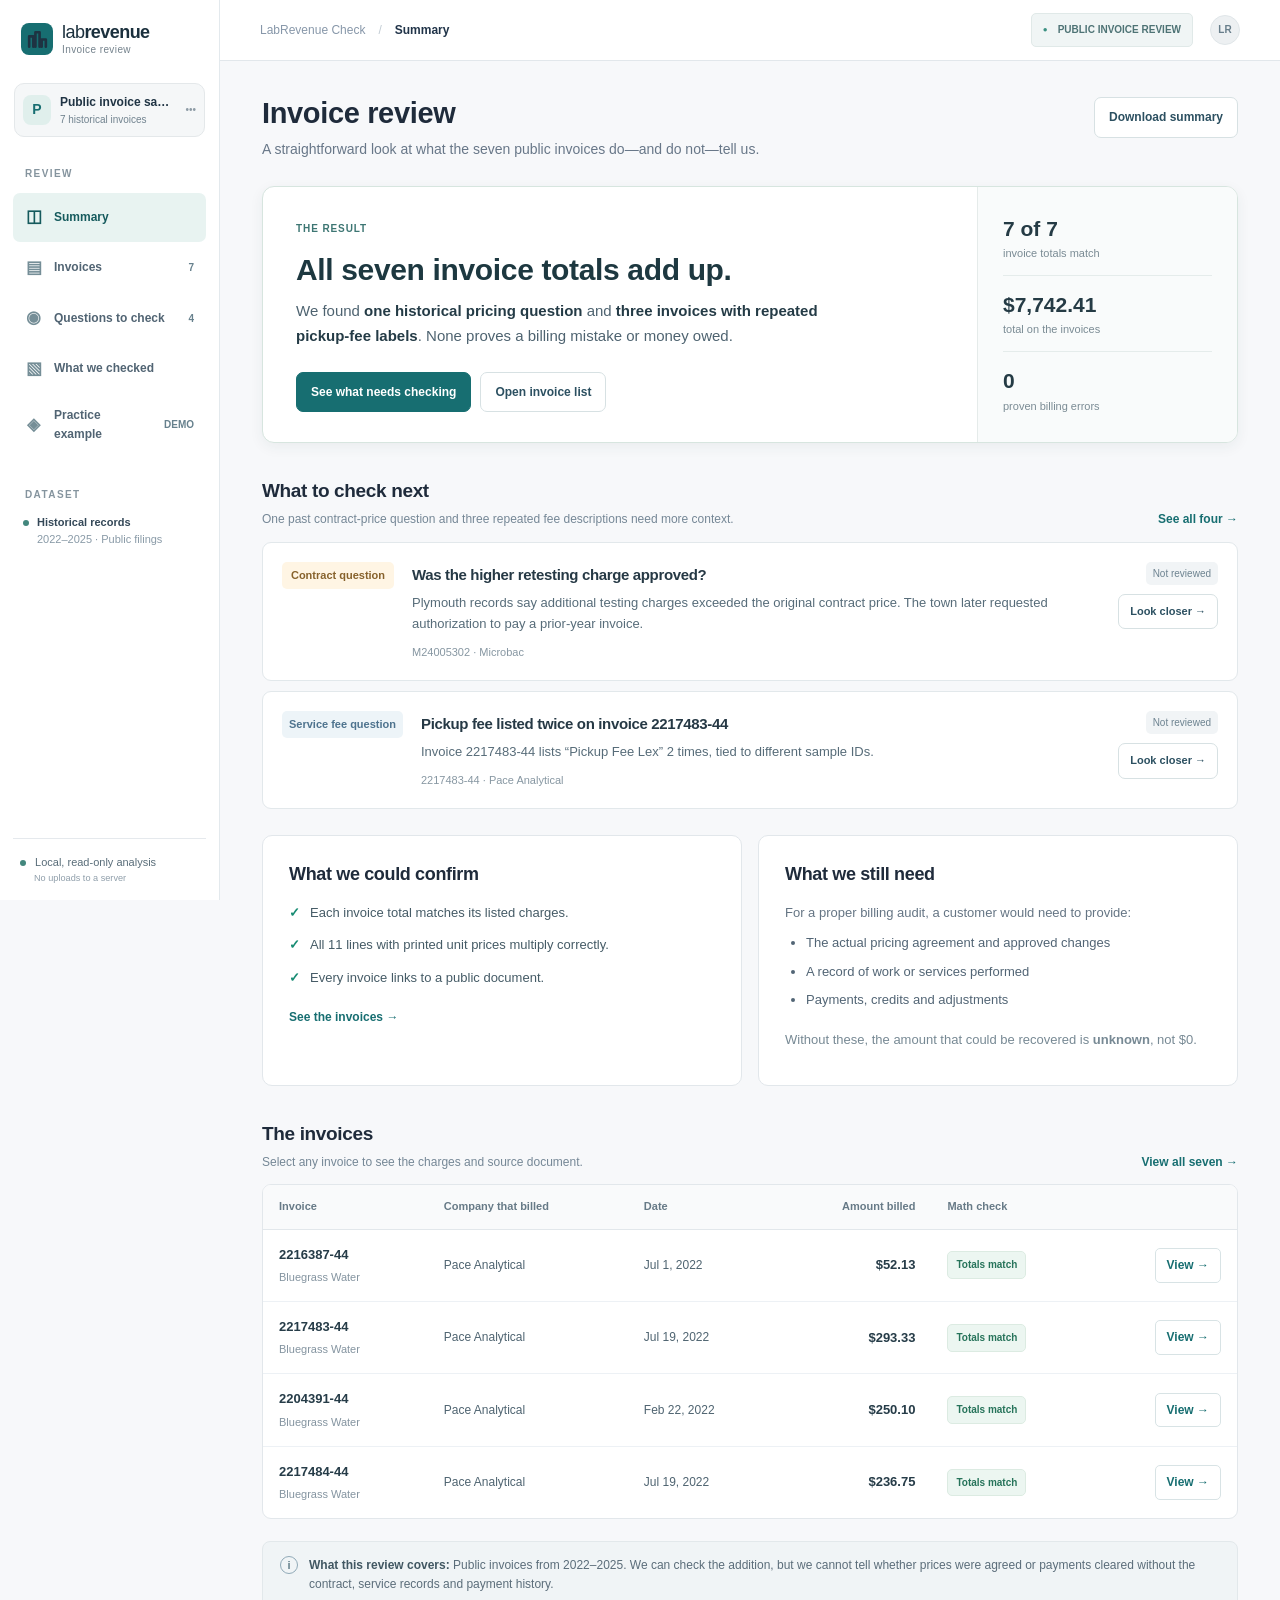
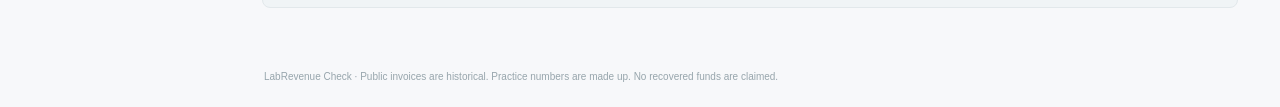
<file: public-pilot/src/index.html>
<!doctype html>
<html lang="en">
<head>
<meta charset="utf-8"><meta name="viewport" content="width=device-width, initial-scale=1"><meta name="color-scheme" content="light">
<title>LabRevenue Check · Invoice review</title>
<link rel="stylesheet" href="styles.css">
<script defer src="pilot-data.js"></script><script defer src="engine.js"></script><script defer src="sandbox-data.js"></script><script defer src="app.js"></script>
</head>
<body>
<div class="app">
  <aside class="side">
    <div class="brand"><span class="logo"><svg width="25" height="25" viewBox="0 0 24 24" aria-hidden="true"><path d="M4 19V9h4v10M10 19V5h4v14M16 19v-7h4v7" stroke="currentColor" fill="none" stroke-width="2.5" stroke-linecap="round" stroke-linejoin="round"/></svg></span><span class="brand-word">lab<span>revenue</span><small>Invoice review</small></span></div>
    <div class="org"><span class="org-symbol">P</span><span class="org-text"><b>Public invoice sample</b><small>7 historical invoices</small></span><span class="org-ellipsis">•••</span></div>
    <div class="nav-label">REVIEW</div>
    <nav aria-label="Primary">
      <button class="nav active" data-nav="summary"><span class="nav-ico">◫</span> Summary</button>
      <button class="nav" data-nav="invoices"><span class="nav-ico">▤</span> Invoices <em id="nav-invoices">7</em></button>
      <button class="nav" data-nav="questions"><span class="nav-ico">◉</span> Questions to check <em id="nav-reviews">4</em></button>
      <button class="nav" data-nav="sources"><span class="nav-ico">▧</span> What we checked</button>
      <button class="nav" data-nav="practice"><span class="nav-ico">◈</span> Practice example <em>DEMO</em></button>
    </nav>
    <div class="nav-label nav-lower">DATASET</div>
    <div class="side-note"><span class="side-led"></span><span><b>Historical records</b><small>2022–2025 · Public filings</small></span></div>
    <div class="side-push"></div>
    <div class="side-foot"><span class="foot-circle"></span> Local, read-only analysis <small>No uploads to a server</small></div>
  </aside>
  <div class="right">
    <header class="topbar"><div class="crumb"><span>LabRevenue Check</span><span class="slash">/</span><b id="crumb-title">Summary</b></div><div class="right-top"><span class="source-badge"><span></span> PUBLIC INVOICE REVIEW</span><div class="avatar" title="Read-only evaluation">LR</div></div></header>
    <main id="main" tabindex="-1"></main>
    <footer class="footer">LabRevenue Check · Public invoices are historical. Practice numbers are made up. No recovered funds are claimed.</footer>
  </div>
</div>
<div class="overlay" id="overlay" hidden></div>
<aside id="detail" class="drawer" role="dialog" aria-modal="true" aria-label="Invoice details" hidden></aside>
<div id="toast" class="toast" role="status" aria-live="polite"></div>
<noscript>This local demo needs JavaScript enabled.</noscript>
</body>
</html>
</file>
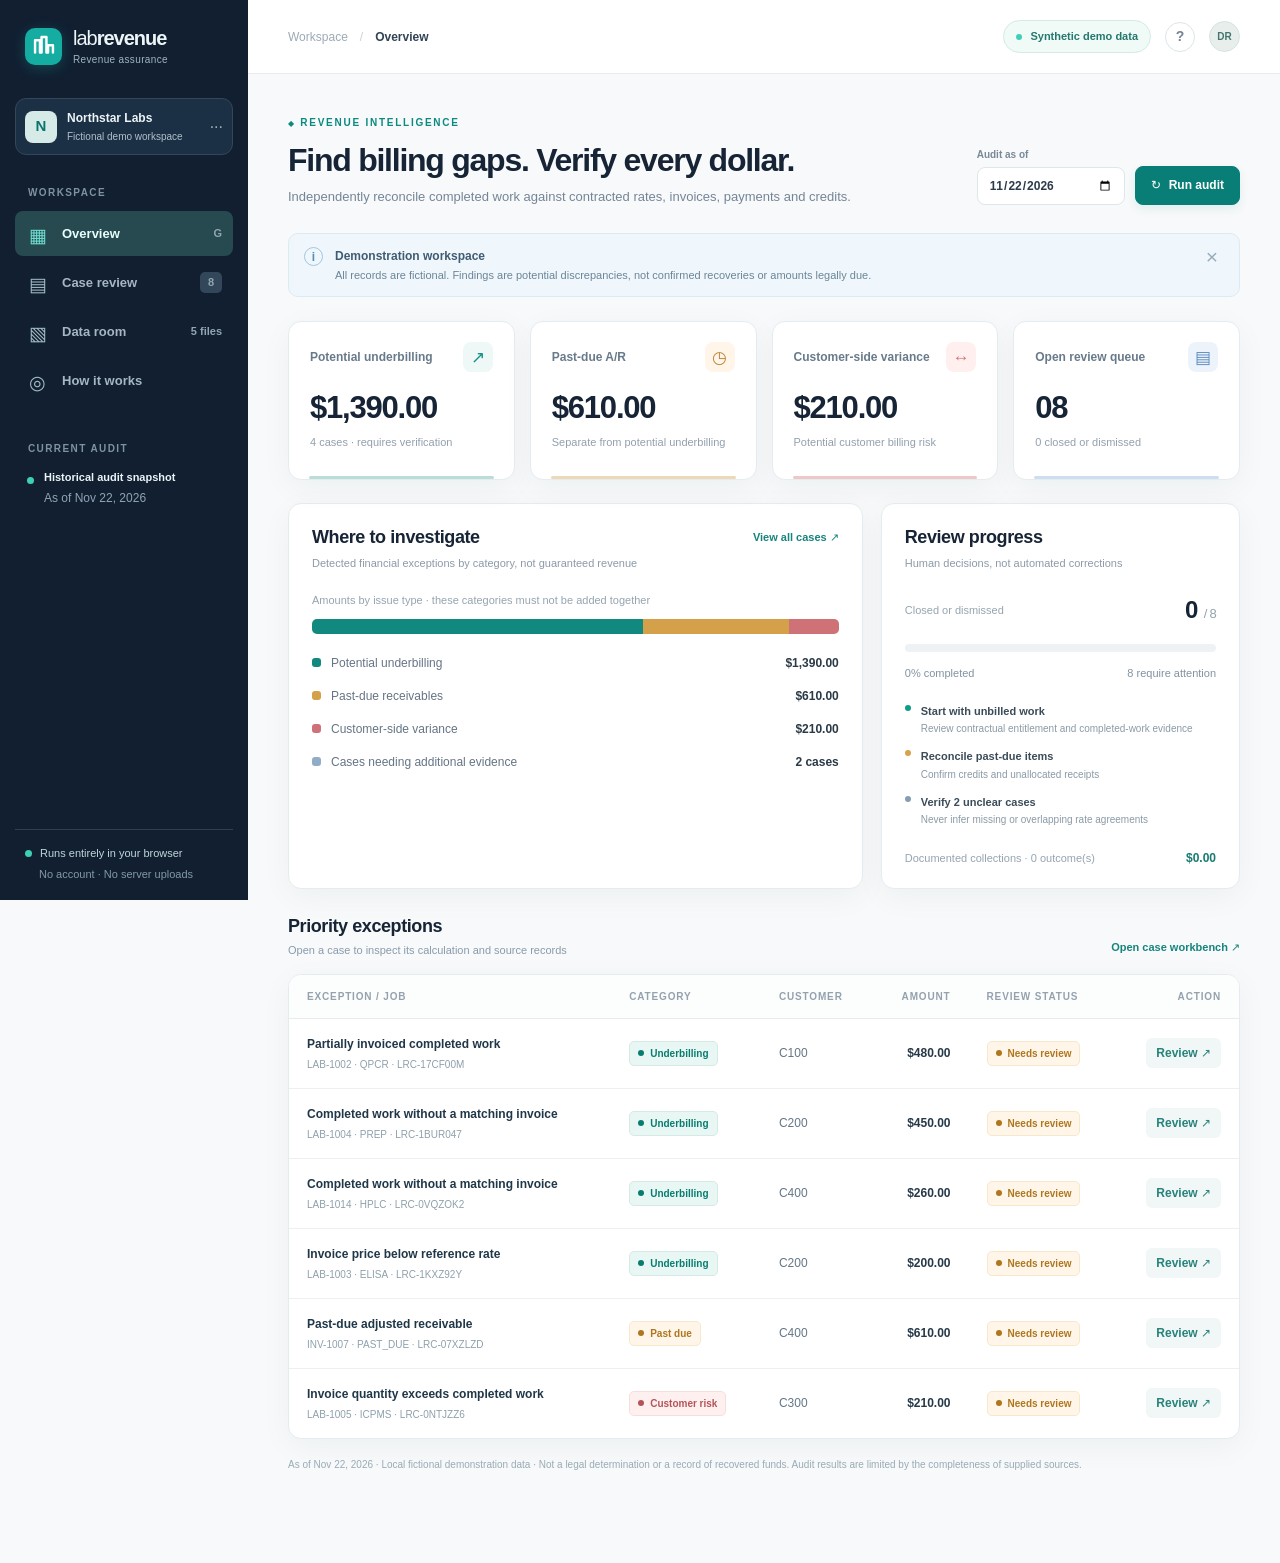
<file: dev.html>
<!DOCTYPE html>
<html lang="en">
<head>
  <meta charset="UTF-8" />
  <meta name="viewport" content="width=device-width, initial-scale=1" />
  <meta name="color-scheme" content="light" />
  <title>LabRevenue — Revenue assurance workspace</title>
  <link rel="stylesheet" href="styles.css" />
  <script src="engine.js" defer></script>
  <script src="demo-data.js" defer></script>
  <script src="app.js" defer></script>
</head>
<body>
  <div class="app-shell">
    <aside class="sidebar" aria-label="Main navigation">
      <div class="brand"><span class="brand-mark" aria-hidden="true"><svg viewBox="0 0 32 32" width="26" height="26"><path d="M5 24V9h6v15M13 24V5h6v19M21 24v-9h6v9" fill="none" stroke="currentColor" stroke-width="3" stroke-linecap="round" stroke-linejoin="round"/></svg></span><span>lab<span class="brand-bold">revenue</span><small>Revenue assurance</small></span></div>
      <div class="workspace-chip"><span class="workspace-avatar">N</span><span class="workspace-copy"><b>Northstar Labs</b><small>Fictional demo workspace</small></span><span class="workspace-dots">···</span></div>
      <div class="side-label">WORKSPACE</div>
      <nav class="nav-list" id="primary-nav">
        <button class="nav-link active" data-view="overview"><span class="nav-icon">▦</span> Overview <span class="nav-short">G</span></button>
        <button class="nav-link" data-view="cases"><span class="nav-icon">▤</span> Case review <span class="nav-count" id="nav-cases">0</span></button>
        <button class="nav-link" data-view="sources"><span class="nav-icon">▧</span> Data room <span class="nav-short">5 files</span></button>
        <button class="nav-link" data-view="method"><span class="nav-icon">◎</span> How it works</button>
      </nav>
      <div class="side-label side-label-bottom">CURRENT AUDIT</div>
      <div class="side-audit"><div class="status-dot"></div><div><b>Historical audit snapshot</b><small id="side-date">As of Nov 22, 2026</small></div></div>
      <div class="sidebar-spacer"></div>
      <div class="sidebar-foot"><span class="offline-dot"></span> Runs entirely in your browser <div class="sidebar-foot-muted">No account · No server uploads</div></div>
    </aside>

    <main class="workspace" id="workspace">
      <header class="topbar">
        <div class="breadcrumb"><span>Workspace</span><span class="breadcrumb-sep">/</span><strong id="crumb-name">Overview</strong></div>
        <div class="topbar-actions"><span class="mode-tag"><span class="mode-pulse"></span> Fictional demo</span><button class="icon-button" id="help-button" title="How it works" aria-label="Open how it works">?</button><span class="user-avatar" aria-label="Demo reviewer">DR</span></div>
      </header>
      <div class="page-body">
        <section id="view-overview" class="view active" aria-label="Overview">
          <div class="heading-row"><div><div class="eyebrow"><span class="eyebrow-icon">◆</span> REVENUE INTELLIGENCE</div><h1>Find billing gaps. Verify every dollar.</h1><p class="page-subtitle">Independently reconcile completed work against contracted rates, invoices, payments and credits.</p></div><div class="heading-actions"><label class="date-control"><span>Audit as of</span><input id="audit-date" type="date" value="2026-11-22" aria-label="Audit as of date" /></label><button class="btn btn-primary" id="rerun-button"><span aria-hidden="true">↻</span> Run audit</button></div></div>
          <div class="notice" id="audit-notice"><span class="notice-icon">i</span><div><b>Demonstration workspace</b><span>All records are fictional. Findings are potential discrepancies, not confirmed recoveries or amounts legally due.</span></div><button class="notice-close" aria-label="Dismiss notice" id="dismiss-notice">×</button></div>
          <div id="top-content"></div>
        </section>
        <section id="view-cases" class="view" aria-label="Case review">
          <div class="heading-row"><div><div class="eyebrow">RECONCILIATION WORKBENCH</div><h1>Exception register</h1><p class="page-subtitle">Every exception is traceable. Nothing is sent or changed without your approval.</p></div><div class="heading-actions"><button class="btn btn-outline" data-action="save-reviews">Save reviews</button><button class="btn btn-outline" data-action="load-reviews">Restore reviews</button><button class="btn btn-primary" data-action="export-cases"><span>↓</span> Export cases</button><input type="file" id="session-upload" accept="application/json,.json" hidden aria-label="Restore saved review session"></div></div>
          <div id="cases-content"></div>
        </section>
        <section id="view-sources" class="view" aria-label="Data room">
          <div class="heading-row"><div><div class="eyebrow">DATA WORKSPACE</div><h1>Connect the evidence.</h1><p class="page-subtitle">Load the five source exports used for the reconciliation. CSV only in this offline POC.</p></div><div class="heading-actions"><button class="btn btn-outline" id="reset-samples">Restore demo</button><button class="btn btn-primary" id="run-data-audit">Run reconciliation</button></div></div>
          <div id="source-content"></div>
        </section>
        <section id="view-method" class="view" aria-label="Methodology">
          <div class="heading-row"><div><div class="eyebrow">METHODOLOGY</div><h1>Built for defensible decisions.</h1><p class="page-subtitle">Deterministic reconciliation, transparent calculations, human-approved remediation.</p></div></div>
          <div id="method-content"></div>
        </section>
      </div>
    </main>
  </div>
  <div id="overlay" class="overlay" hidden></div>
  <aside id="case-drawer" class="case-drawer" role="dialog" aria-modal="true" aria-label="Case details" hidden></aside>
  <div id="toast" class="toast" role="status" aria-live="polite"></div>
  <noscript><div style="padding:3rem">This offline demo requires JavaScript. Enable it and reopen the page.</div></noscript>
</body>
</html>
</file>
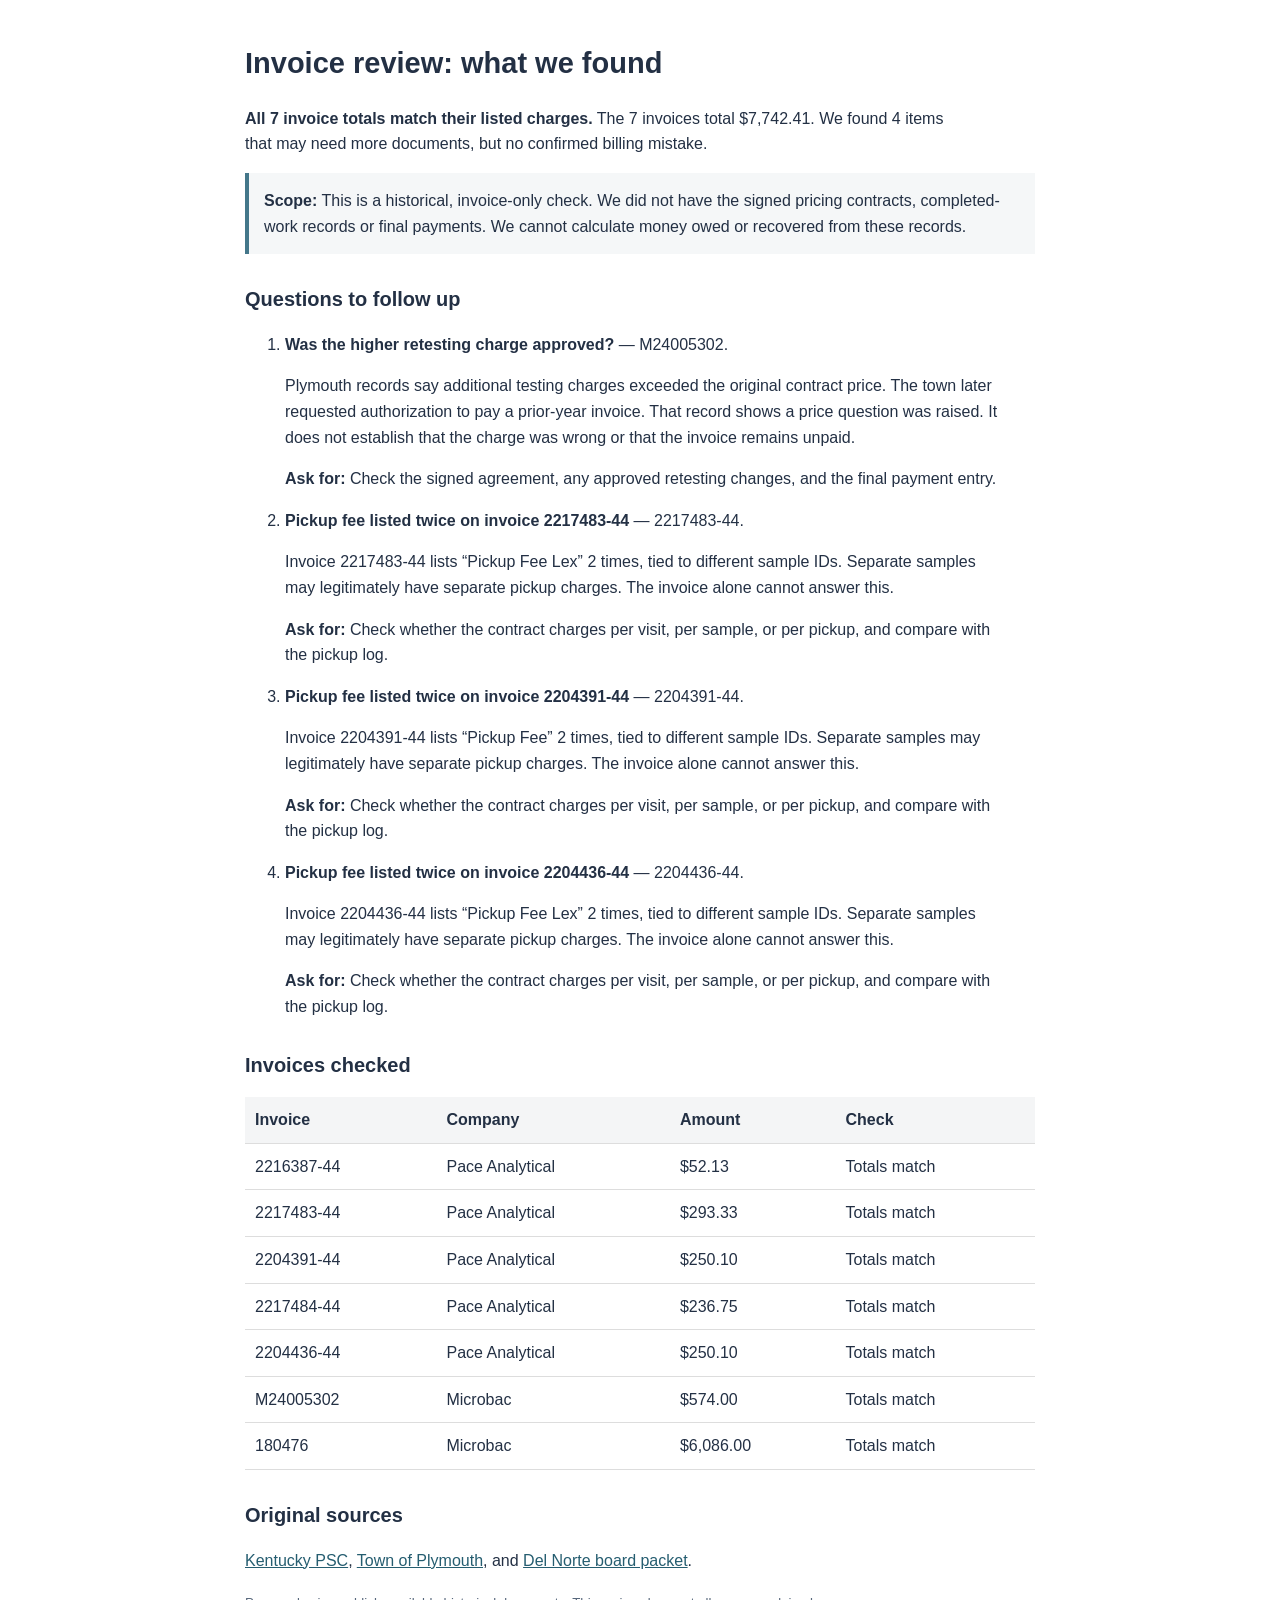
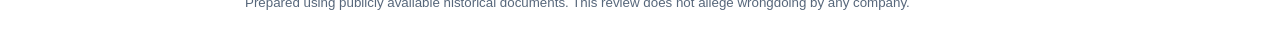
<file: public-pilot/reports/Invoice_Review_Summary.html>
<!doctype html><html lang="en"><head><meta charset="utf-8"><title>Invoice review summary</title><style>body{font:16px/1.6 Arial,sans-serif;max-width:790px;margin:40px auto;padding:0 26px;color:#233044}h1{font-size:29px}h2{margin-top:29px;font-size:20px}p,li{max-width:720px}small{color:#57677b}table{border-collapse:collapse;width:100%}th,td{padding:10px;border-bottom:1px solid #ddd;text-align:left}th{background:#f4f5f6}.note{padding:15px;background:#f5f7f8;border-left:4px solid #44778a}a{color:#255d70}@media print{body{margin:0}}</style></head><body><h1>Invoice review: what we found</h1><p><strong>All 7 invoice totals match their listed charges.</strong> The 7 invoices total $7,742.41. We found 4 items that may need more documents, but no confirmed billing mistake.</p><div class="note"><strong>Scope:</strong> This is a historical, invoice-only check. We did not have the signed pricing contracts, completed-work records or final payments. We cannot calculate money owed or recovered from these records.</div><h2>Questions to follow up</h2><ol><li><strong>Was the higher retesting charge approved?</strong> — M24005302.<p>Plymouth records say additional testing charges exceeded the original contract price. The town later requested authorization to pay a prior-year invoice. That record shows a price question was raised. It does not establish that the charge was wrong or that the invoice remains unpaid.</p><p><strong>Ask for:</strong> Check the signed agreement, any approved retesting changes, and the final payment entry.</p></li><li><strong>Pickup fee listed twice on invoice 2217483-44</strong> — 2217483-44.<p>Invoice 2217483-44 lists “Pickup Fee Lex” 2 times, tied to different sample IDs. Separate samples may legitimately have separate pickup charges. The invoice alone cannot answer this.</p><p><strong>Ask for:</strong> Check whether the contract charges per visit, per sample, or per pickup, and compare with the pickup log.</p></li><li><strong>Pickup fee listed twice on invoice 2204391-44</strong> — 2204391-44.<p>Invoice 2204391-44 lists “Pickup Fee” 2 times, tied to different sample IDs. Separate samples may legitimately have separate pickup charges. The invoice alone cannot answer this.</p><p><strong>Ask for:</strong> Check whether the contract charges per visit, per sample, or per pickup, and compare with the pickup log.</p></li><li><strong>Pickup fee listed twice on invoice 2204436-44</strong> — 2204436-44.<p>Invoice 2204436-44 lists “Pickup Fee Lex” 2 times, tied to different sample IDs. Separate samples may legitimately have separate pickup charges. The invoice alone cannot answer this.</p><p><strong>Ask for:</strong> Check whether the contract charges per visit, per sample, or per pickup, and compare with the pickup log.</p></li></ol><h2>Invoices checked</h2><table><thead><tr><th>Invoice</th><th>Company</th><th>Amount</th><th>Check</th></tr></thead><tbody><tr><td>2216387-44</td><td>Pace Analytical</td><td>$52.13</td><td>Totals match</td></tr><tr><td>2217483-44</td><td>Pace Analytical</td><td>$293.33</td><td>Totals match</td></tr><tr><td>2204391-44</td><td>Pace Analytical</td><td>$250.10</td><td>Totals match</td></tr><tr><td>2217484-44</td><td>Pace Analytical</td><td>$236.75</td><td>Totals match</td></tr><tr><td>2204436-44</td><td>Pace Analytical</td><td>$250.10</td><td>Totals match</td></tr><tr><td>M24005302</td><td>Microbac</td><td>$574.00</td><td>Totals match</td></tr><tr><td>180476</td><td>Microbac</td><td>$6,086.00</td><td>Totals match</td></tr></tbody></table><h2>Original sources</h2><p><a href="https://psc.ky.gov/pscecf/2022-00432/kerry.ingle%40dinslaw.com/06162023062338/Exhibit_PSC_3-20%28c%29_%28Part_4_of_6%29.pdf">Kentucky PSC</a>, <a href="https://www.plymouth-ma.gov/DocumentCenter/View/7832/2025-SPECIAL-TOWN-MEETING-BOOK">Town of Plymouth</a>, and <a href="https://recycledelnorte.ca.gov/dist/docs/agendas/2025/02-18-2025-Agenda.pdf">Del Norte board packet</a>.</p><small>Prepared using publicly available historical documents. This review does not allege wrongdoing by any company.</small></body></html>
</file>
<file: public-pilot/src/styles.css>
:root{--nav:#111f30;--nav2:#1c3145;--nav3:#294a51;--teal:#087f78;--teal2:#13a89b;--ink:#14263b;--muted:#7d8da0;--muted2:#617489;--bg:#f5f7fa;--border:#e3eaf0;--card:#fff;--goodbg:#eaf7f4;--good:#087f70;--amber:#a96e1c;--amberbg:#fff6e9;--shadow:0 8px 32px rgba(19,37,54,.035)}*{box-sizing:border-box}body{font:14px/1.55 Inter,-apple-system,BlinkMacSystemFont,"Segoe UI",Arial,sans-serif;background:var(--bg);color:var(--ink);margin:0}button,input,select{font:inherit}button{cursor:pointer}button:focus-visible,a:focus-visible,input:focus-visible,select:focus-visible{outline:3px solid #7cc6bf;outline-offset:3px}a{color:#087f78;text-decoration:none}a:hover{text-decoration:underline}[hidden]{display:none!important}.app{display:grid;grid-template-columns:226px minmax(0,1fr);min-height:100vh}.side{background:var(--nav);color:#ecf7fc;padding:23px 14px 17px;display:flex;flex-direction:column;position:sticky;top:0;height:100vh}.brand{display:flex;align-items:center;gap:11px;padding:0 8px}.logo{display:grid;place-items:center;background:linear-gradient(155deg,#0fbeae,#05746f);width:33px;height:33px;border-radius:9px;box-shadow:0 4px 18px #0fb5a52b}.brand-word{font-weight:500;letter-spacing:-.7px;font-size:18px;line-height:1.04}.brand-word span{font-weight:800}.brand-word small{display:block;color:#93a9b7;font-size:10px;letter-spacing:.04em;margin-top:3px;font-weight:500}.org{display:flex;align-items:center;background:#1c3145;border:1px solid #344a5e;border-radius:10px;margin:28px 1px 24px;padding:9px 8px;gap:9px;min-width:0}.org-symbol{background:#d1f7ed;color:#08796f;border-radius:8px;width:30px;height:30px;display:grid;place-items:center;font-weight:800}.org-text{min-width:0}.org-text b,.org-text small{display:block;white-space:nowrap;overflow:hidden;text-overflow:ellipsis}.org-text b{font-size:12px}.org-text small{font-size:10px;color:#9bb1c1}.org-ellipsis{margin-left:auto;color:#9fb2c2;font-size:10px}.nav-label{font-size:10px;letter-spacing:.14em;color:#7b95a8;font-weight:850;margin:0 12px 9px}.nav{width:100%;border:0;background:transparent;color:#b4c3d0;display:flex;gap:12px;align-items:center;text-align:left;padding:11px 11px;border-radius:7px;font-size:12px;font-weight:600;margin:2px 0}.nav:hover{background:#213448;color:#fff}.nav.active{background:#264f55;color:#e5fffb}.nav-ico{font-size:17px;width:17px;text-align:center;color:#9bb2c3}.nav.active .nav-ico{color:#8ae6dc}.nav em{font-style:normal;margin-left:auto;font-size:10px;color:#a3b8c8}.nav-lower{margin-top:30px}.side-note{display:flex;gap:8px;padding:3px 10px;align-items:flex-start}.side-note b,.side-note small{display:block;font-size:11px}.side-note small{color:#8fa4b7}.side-led,.foot-circle{background:#4de1c6;border-radius:50%;width:6px;height:6px;margin-top:6px;flex:none}.side-push{flex:1}.side-foot{border-top:1px solid #2e3f52;padding:15px 7px 0;color:#b3c2d1;font-size:11px}.side-foot small{display:block;color:#788da3;margin-left:14px}.foot-circle{display:inline-block;margin:0 6px 0 0}.right{min-width:0;display:flex;flex-direction:column}.topbar{height:68px;background:#fff;border-bottom:1px solid var(--border);display:flex;align-items:center;justify-content:space-between;padding:0 max(27px,calc((100vw - 226px - 1200px)/2));padding-left:clamp(25px,3.2vw,48px);padding-right:clamp(25px,3.2vw,48px)}.crumb{font-size:12px;color:#8797a9;display:flex;gap:13px;align-items:center}.crumb b{color:#213449}.slash{color:#c1cbd3}.right-top{display:flex;align-items:center;gap:17px}.source-badge{display:flex;align-items:center;gap:8px;color:#147b69;background:#edf7f4;border:1px solid #d5ebe4;border-radius:20px;padding:8px 11px;font-size:10px;letter-spacing:.065em;font-weight:750}.source-badge span{height:6px;width:6px;background:#22bb9e;border-radius:50%}.avatar{height:30px;width:30px;border-radius:50%;background:#e7eeee;border:1px solid #d5dfdc;display:grid;place-items:center;color:#5c807c;font-size:10px;font-weight:800}main{width:100%;max-width:1332px;padding:34px clamp(22px,3.2vw,48px) 48px;align-self:center;flex:1}.eyebrow{color:#078d85;text-transform:uppercase;letter-spacing:.16em;font-weight:850;font-size:10px}.heading{display:flex;align-items:flex-end;justify-content:space-between;gap:20px;margin:7px 0 22px}.heading h1{font-size:31px;letter-spacing:-1.15px;line-height:1.2;margin:5px 0 6px;font-weight:800}.heading p{margin:0;font-size:13px;color:#7b8da1;max-width:800px}.btns{display:flex;gap:9px;flex-wrap:wrap}.btn{display:inline-flex;align-items:center;justify-content:center;gap:8px;padding:10px 14px;font-size:11px;font-weight:750;border-radius:8px;border:1px solid #d9e4e8;background:#fff;color:#315469;white-space:nowrap}.btn:hover{background:#eff6f6}.btn.primary{background:#087f78;border-color:#087f78;color:#fff;box-shadow:0 3px 11px #0a8a8228}.btn.primary:hover{background:#086e69}.btn.small{padding:7px 10px;font-size:10px}.info-banner{padding:13px 16px;background:#edf5fc;border:1px solid #d9e9f6;border-radius:10px;color:#39617f;display:flex;gap:11px;margin-bottom:21px;font-size:12px}.info-banner .info-circle{border:1px solid #94bada;border-radius:50%;width:17px;height:17px;flex:none;text-align:center;font-size:11px;line-height:16px;font-weight:750}.info-banner b{display:block;color:#284e6e}.kpis{display:grid;grid-template-columns:repeat(4,minmax(0,1fr));gap:14px;margin-bottom:19px}.card{background:#fff;border:1px solid var(--border);border-radius:12px;box-shadow:var(--shadow)}.kpi{padding:19px 19px 17px;position:relative;overflow:hidden}.kpi:after{content:"";position:absolute;bottom:0;left:18px;right:18px;height:3px;background:#cde5e0}.kpi:nth-child(2):after{background:#bed8e5}.kpi:nth-child(3):after{background:#e8d7b9}.kpi:nth-child(4):after{background:#ced9e9}.kpi-cap{font-size:11px;color:#74869a;font-weight:700;display:flex;justify-content:space-between}.kpi-cap .kpi-icon{background:#eef8f6;color:#13958b;padding:4px 7px;border-radius:7px;font-size:15px}.kpi-val{font-size:27px;font-weight:820;letter-spacing:-.8px;margin:15px 0 0}.kpi-note{font-size:10px;color:#9aabb9;margin-top:1px}.grid-two{display:grid;grid-template-columns:minmax(0,1.35fr) minmax(315px,.85fr);gap:16px;margin-bottom:18px}.panel{padding:20px}.panel-title{font-size:16px;font-weight:790;margin:0 0 3px;letter-spacing:-.3px}.panel-sub{font-size:11px;color:#8ca0b1;margin:0 0 17px}.audit-band{padding:13px 14px;display:flex;align-items:center;gap:10px;background:#ecf8f5;border:1px solid #d5eee7;border-radius:9px}.audit-band strong{font-size:14px;color:#087e6d}.audit-band p{font-size:11px;color:#577b77;margin:2px 0 0}.checkicon{font-size:23px;color:#15a38c}.triple{display:grid;grid-template-columns:repeat(3,1fr);margin-top:17px;gap:8px}.mini-stat{border:1px solid #e6ebf0;border-radius:8px;padding:12px 10px}.mini-stat b{display:block;font-size:18px;line-height:1.4;letter-spacing:-.5px}.mini-stat small{font-size:10px;color:#94a4b2}.risk-list{display:grid;gap:11px;margin-top:15px}.risk-row{display:flex;align-items:flex-start;gap:10px}.risk-dot{width:9px;height:9px;border-radius:50%;background:#daa04d;margin-top:4px;flex:none}.risk-dot.blue{background:#8daac2}.risk-row b{display:block;font-size:11px}.risk-row small{display:block;color:#8194a7;font-size:10px}.risk-row span:last-child{margin-left:auto;font-size:12px;font-weight:800}.panel-head{display:flex;align-items:baseline;justify-content:space-between;gap:15px;margin-bottom:13px}.text-link{border:0;background:none;color:#07867f;font-weight:750;font-size:11px;padding:0}.text-link:hover{text-decoration:underline}.table-wrap{overflow-x:auto;border-radius:11px;border:1px solid var(--border);background:#fff}.table{border-collapse:collapse;width:100%;min-width:720px;font-size:12px}.table th{font-size:10px;letter-spacing:.07em;color:#8c9ead;text-transform:uppercase;text-align:left;padding:13px 15px;background:#fbfcfd;border-bottom:1px solid var(--border)}.table td{padding:14px 15px;border-bottom:1px solid #edf1f5;color:#496276;vertical-align:middle}.table tr:last-child td{border-bottom:0}.table tr:hover td{background:#fafcfd}.table td b{color:#183349;font-weight:750}.table td small{display:block;color:#a0afbd;font-size:10px;margin-top:2px}.table .num{text-align:right;font-variant-numeric:tabular-nums}.table .action{text-align:right}.pill{display:inline-flex;align-items:center;gap:6px;border-radius:5px;padding:5px 8px;font-size:10px;font-weight:750;white-space:nowrap}.pill.good{color:#087f6e;background:#e9f8f4;border:1px solid #d3eee5}.pill.warn{color:#ad711a;background:#fff4e3;border:1px solid #f5e4bf}.pill.muted{color:#6c8393;background:#eff3f7;border:1px solid #e4eaf0}.pill span{height:5px;width:5px;border-radius:50%;background:currentColor}.tablebtn{border:0;border-radius:5px;background:#edf7f5;color:#0b8179;padding:7px 9px;font-size:10px;font-weight:750}.tablebtn:hover{background:#d9efeb}.full-panel{padding:18px 20px;margin-bottom:20px}.footer{margin:0 44px 19px;color:#a3b1be;font-size:10px}.toolbar{display:flex;flex-wrap:wrap;align-items:center;gap:10px;margin-bottom:15px}.search{background:#fff;border:1px solid var(--border);border-radius:8px;min-width:230px;flex:1;max-width:385px;padding:10px 12px;color:#28455b;font-size:12px}.select{border:1px solid var(--border);border-radius:8px;background:#fff;padding:10px 11px;color:#40576c;font-size:12px}.toolbar-meta{margin-left:auto;color:#91a1b0;font-size:11px}.section-sep{margin:24px 0}.queue-item{display:flex;align-items:flex-start;gap:15px;border-bottom:1px solid #edf1f5;padding:18px 0}.queue-item:first-child{padding-top:2px}.queue-item:last-child{border:0}.queue-icon{background:#fff5e7;color:#b78124;border:1px solid #f2e3cb;border-radius:8px;width:38px;height:38px;display:grid;place-items:center;font-size:19px;flex:none}.queue-main{flex:1}.queue-main strong{display:block;font-size:14px;margin:0 0 3px}.queue-main p{color:#667f92;font-size:12px;margin:0 0 6px}.queue-main .queue-meta{font-size:10px;color:#9aafbf}.queue-action{align-self:center}.block-grid{display:grid;grid-template-columns:repeat(3,minmax(0,1fr));gap:14px;margin-bottom:18px}.evidence-card{padding:17px 18px}.evidence-card b{display:block;font-size:12px}.evidence-card p{font-size:11px;color:#8b9bab;margin:6px 0 0;line-height:1.5}.evidence-card .big{font-weight:820;font-size:20px;color:#142f47;margin-top:12px}.evidence-card .missing{color:#a77937}.note-card{background:#fffbf4;border:1px solid #f2e4d0;padding:19px 20px;border-radius:11px;color:#826534;font-size:12px}.note-card b{display:block;color:#815721;margin-bottom:3px}.methods{display:grid;gap:18px}.method-item{display:flex;gap:13px;padding:16px 0;border-bottom:1px solid #e8eef2}.method-item:last-child{border:0}.method-num{height:28px;width:28px;background:#edf4f4;color:#087f78;border-radius:8px;display:grid;place-items:center;font-size:12px;font-weight:800;flex:none}.method-item strong{display:block;font-size:13px}.method-item p{margin:3px 0 0;color:#6d8397;font-size:12px}.source-list{margin:0;padding-left:19px;color:#647b90;font-size:12px}.source-list li{padding:6px 0}.overlay{position:fixed;inset:0;background:#10233580;z-index:5}.drawer{position:fixed;right:0;top:0;height:100vh;width:min(650px,100vw);background:#fff;z-index:6;box-shadow:-18px 0 64px rgba(11,31,48,.2);overflow-y:auto}.drawer-head{padding:25px 27px 19px;border-bottom:1px solid #e6ebf0;display:flex;justify-content:space-between;align-items:flex-start}.drawer-head small{color:#8195a7;text-transform:uppercase;letter-spacing:.11em;font-weight:850;font-size:10px}.drawer-head h2{font-size:23px;margin:5px 0 0;letter-spacing:-.6px}.close{border:1px solid #dae5eb;background:#fff;border-radius:8px;font-size:21px;color:#698090;width:32px;height:32px}.drawer-content{padding:22px 27px 40px}.drawer-dl{display:grid;grid-template-columns:1fr 1fr;gap:16px;margin:16px 0 21px}.drawer-dl dt{font-size:10px;letter-spacing:.05em;text-transform:uppercase;color:#899aaa;font-weight:750}.drawer-dl dd{margin:3px 0;color:#243e54;font-size:12px;font-weight:650}.drawer-section{margin:24px 0}.drawer-section h3{font-size:13px;margin:0 0 10px}.drawer-table{width:100%;border-collapse:collapse;font-size:11px}.drawer-table th{text-align:left;color:#92a3b4;text-transform:uppercase;letter-spacing:.06em;font-size:9px;border-bottom:1px solid #e8eef2;padding:9px 5px}.drawer-table td{padding:10px 5px;border-bottom:1px solid #eff2f6;vertical-align:top}.drawer-table td:last-child,.drawer-table th:last-child{text-align:right;font-variant-numeric:tabular-nums}.drawer-total{display:flex;justify-content:space-between;background:#f1f7f6;border-radius:8px;padding:12px 14px;font-weight:790}.subtle{color:#8195a7;font-size:11px}.line-link{color:#09877e}.drawer-foot{border-top:1px solid #e6edf0;padding-top:18px;margin-top:21px;font-size:11px;color:#8294a4}.toast{position:fixed;bottom:26px;right:25px;background:#173349;color:#f8fdfd;padding:12px 18px;border-radius:9px;box-shadow:0 8px 30px #081b2540;display:none;z-index:10;font-size:12px}.toast.show{display:block}.revisit{background:#fff8ed;color:#956318;border:1px solid #f4e5cc;padding:12px 14px;border-radius:7px;font-size:11px;margin-top:12px}.tagfile{background:#f6f9fb;border:1px solid #e2e9ee;padding:4px 7px;border-radius:5px;color:#6f889a;font-size:10px}.statusline{display:flex;gap:8px;align-items:center}.outcomes{display:grid;grid-template-columns:1fr 1fr;gap:8px}.outcomes button{border:1px solid #dfe9ee;padding:9px;font-size:11px;border-radius:7px;color:#4f6b7f;background:#fff}.outcomes button.active{border-color:#0c9085;background:#e8f7f2;color:#0b8178;font-weight:700}.review-card{padding:22px}.review-card label{display:block;font-size:11px;font-weight:700;margin:14px 0 6px}.review-card textarea{width:100%;min-height:76px;border:1px solid #e0e7ed;border-radius:8px;padding:9px 10px;font:inherit;font-size:12px;color:#2c465b;resize:vertical}.evidence-callout{background:#eef6fc;border:1px solid #d5e8f4;color:#4a6f8e;padding:12px;border-radius:9px;font-size:11px}.evidence-callout strong{color:#2f5677}.link-muted{color:#708da4;font-size:11px}.icon-symbol{font-size:15px}.empty{padding:60px 30px;text-align:center;color:#7b91a4}.empty strong{display:block;color:#29445b;font-size:16px}.spark-bar{height:7px;border-radius:20px;background:#eaf0f3;overflow:hidden;margin:13px 0}.spark-bar span{display:block;height:100%;background:#17a692;border-radius:20px}.review-status{font-size:10px;color:#7590a4}.small-caps{font-size:10px;color:#879bad;text-transform:uppercase;font-weight:800;letter-spacing:.08em}.caption{color:#9babba;font-size:11px}.mobile-menu{display:none}@media (max-width:1100px){.app{grid-template-columns:208px minmax(0,1fr)}.kpis{grid-template-columns:repeat(2,1fr)}.grid-two{grid-template-columns:1fr}.block-grid{grid-template-columns:repeat(2,1fr)}}@media (max-width:710px){.app{display:block}.side{height:auto;position:relative;padding:12px 12px 7px;display:block}.brand{margin-bottom:8px}.org,.side .nav-label,.side-note,.side-push,.side-foot{display:none}.side nav{display:flex;overflow-x:auto;gap:4px;padding-top:7px}.nav{width:auto;white-space:nowrap;padding:8px 10px;font-size:11px}.nav-ico{display:none}.nav em{display:none}.topbar{height:50px;padding:0 16px}.source-badge{font-size:8px;padding:6px 9px}.avatar{display:none}main{padding:24px 16px 38px}.heading{display:block}.heading h1{font-size:25px}.btns{margin-top:15px}.kpis{grid-template-columns:repeat(2,minmax(0,1fr));gap:9px}.kpi{padding:13px}.kpi-val{font-size:22px}.kpi-cap{font-size:10px}.grid-two{gap:10px}.block-grid{grid-template-columns:1fr}.panel{padding:17px}.toolbar .search{min-width:140px;max-width:none}.toolbar-meta{width:100%;margin-left:0}.footer{margin:0 18px 15px}.drawer-content{padding:20px 16px}.drawer-head{padding:19px 17px}.drawer-dl{grid-template-columns:1fr 1fr;gap:9px}.queue-item{gap:10px}.queue-action .btn{padding:7px}.source-badge{letter-spacing:0}}@media print{.side,.topbar,.btn,.text-link,.footer,.overlay,.drawer,.toolbar,.tablebtn{display:none!important}.app{display:block}main{max-width:none;padding:0}.kpis{grid-template-columns:repeat(4,1fr)}.card{box-shadow:none}.table-wrap{overflow:visible}.table{min-width:0}}

/* Premium visual identity: imagery supports the narrative without replacing live audit evidence. */
.brand-hero{position:relative;isolation:isolate;min-height:338px;border-radius:17px;overflow:hidden;margin:0 0 18px;background:#f7f1eb;border:1px solid #dbe6e8;box-shadow:0 11px 30px rgba(22,47,60,.075)}
.brand-hero-art,.evidence-visual>img{position:absolute;inset:0;width:100%;height:100%;object-fit:cover;object-position:center center;z-index:-2}
.hero-wash{position:absolute;inset:0;background:linear-gradient(92deg,rgba(251,249,246,.98) 1%,rgba(251,248,245,.97) 20%,rgba(250,247,242,.92) 39%,rgba(251,247,242,.33) 58%,rgba(10,29,41,.06) 100%);z-index:-1}
.hero-copy{position:relative;z-index:1;padding:32px 36px 77px;max-width:560px}
.hero-kicker{font-size:10px;font-weight:850;letter-spacing:.11em;color:#147d75;display:inline-flex;align-items:center;gap:8px}
.hero-kicker-dot{background:#12ad94;width:8px;height:8px;border-radius:50%;box-shadow:0 0 0 4px #cceae5;display:inline-block}
.hero-copy h1{font-size:clamp(34px,3.6vw,49px);font-weight:850;letter-spacing:-2.2px;line-height:1.04;color:#142f3d;margin:17px 0 13px}.hero-copy h1 span{color:#0a8b82}
.hero-copy p{font-size:13px;color:#4b6672;line-height:1.6;margin:0;max-width:430px}
.hero-actions{display:flex;gap:9px;flex-wrap:wrap;margin-top:22px}
.hero-secondary{background:#fff9f3d9;border-color:#d9e1e1;color:#305166;box-shadow:0 1px 3px #8a8b8833}
.hero-fact{display:flex;align-items:center;gap:9px;padding:10px 18px 10px 16px;position:absolute;left:36px;bottom:15px;background:#fffefbef;border-radius:9px;border:1px solid #d9e8e5;box-shadow:0 3px 12px #48656318;max-width:calc(100% - 72px);backdrop-filter:blur(4px)}
.hero-fact .fact-check{display:grid;place-items:center;width:26px;height:26px;border-radius:7px;background:#e0f4ef;color:#087e6d;font-weight:850}
.hero-fact b{display:block;font-size:11px;font-weight:820;color:#154d4a}.hero-fact small{display:block;color:#67848b;font-size:10px;line-height:1.3}
.evidence-visual{position:relative;isolation:isolate;height:260px;border-radius:15px;overflow:hidden;border:1px solid #dbe4e8;margin-bottom:18px;background:#f0f4f5}
.evidence-visual-wash{position:absolute;inset:0;background:linear-gradient(90deg,rgba(247,250,249,.98) 0%,rgba(249,251,250,.92) 24%,rgba(249,251,250,.45) 47%,transparent 74%);z-index:-1}
.evidence-visual-text{position:relative;padding:36px 32px;max-width:365px}.evidence-visual-text h2{font-size:31px;line-height:1.12;letter-spacing:-1.2px;color:#14394c;margin:13px 0}.evidence-visual-text p{font-size:12px;color:#53717e;line-height:1.55;margin:0}
@media(max-width:710px){.brand-hero{min-height:385px;margin-top:0}.brand-hero-art{object-position:62% center}.hero-wash{background:linear-gradient(180deg,rgba(252,250,246,.97) 0%,rgba(252,250,247,.97) 44%,rgba(250,248,244,.68) 66%,rgba(248,246,243,.20) 100%)}.hero-copy{padding:25px 21px 78px}.hero-copy h1{font-size:36px;letter-spacing:-1.6px}.hero-copy p{font-size:12px;max-width:350px}.hero-fact{left:17px;bottom:13px;max-width:calc(100% - 34px)}.hero-actions{gap:8px}.hero-actions .btn{font-size:10px;padding:9px}.evidence-visual{height:340px}.evidence-visual>img{object-position:72% center}.evidence-visual-wash{background:linear-gradient(180deg,rgba(248,250,250,.98) 0%,rgba(250,251,250,.97) 45%,rgba(248,250,250,.45) 73%,transparent 100%)}.evidence-visual-text{padding:22px}.evidence-visual-text h2{font-size:27px}}
@media(prefers-reduced-motion:reduce){*,*::before,*::after{scroll-behavior:auto!important;transition:none!important;animation:none!important}}
@media print{.brand-hero{min-height:0;background:#fff!important}.brand-hero-art,.hero-wash,.evidence-visual{display:none!important}.hero-copy{padding:14px}.hero-fact{position:static;border:0;box-shadow:none}.brand-hero{box-shadow:none}}

/* Dark premium illustration — evidence remains readable and independent of imagery. */
.brand-hero{background:#0c2135;border-color:#284659;box-shadow:0 13px 38px rgba(10,35,52,.16)}
.brand-hero-art{object-position:center 44%}
.hero-wash{background:linear-gradient(93deg,rgba(7,23,39,.97) 0%,rgba(10,33,53,.94) 26%,rgba(10,31,50,.73) 43%,rgba(10,30,48,.15) 76%,transparent 100%)}
.hero-copy h1{color:#f2ffff;text-shadow:0 1px 8px #03152344}
.hero-copy h1 span{color:#65decf}
.hero-copy p{color:#c6dae4;max-width:405px}
.hero-kicker{color:#8eeed8}
.hero-kicker-dot{box-shadow:0 0 0 4px #16b2a54d}
.hero-fact{background:rgba(12,36,54,.88);border-color:#42616d;box-shadow:0 7px 24px #06132055}
.hero-fact b{color:#edfffc}.hero-fact small{color:#bdd4df}
.hero-secondary{background:rgba(255,255,255,.12);border-color:#9cbcc4;color:#f3ffff}
.hero-secondary:hover{background:rgba(255,255,255,.22)}
/* Synthetic demonstration is segregated from public-company evidence. */
.sim-label{display:inline-flex;align-items:center;gap:7px;border-radius:24px;padding:5px 11px;background:#fef4e4;color:#965e17;font-size:10px;font-weight:850;letter-spacing:.08em}
.sim-hero{position:relative;overflow:hidden;background:linear-gradient(135deg,#102637,#173e50);border-radius:15px;color:#effdfa;padding:25px 29px;margin:16px 0 22px;border:1px solid #274c5e}
.sim-hero:before{content:"";position:absolute;width:460px;height:250px;right:-70px;top:-80px;background:radial-gradient(ellipse,rgba(41,216,200,.20),transparent 70%);pointer-events:none}
.sim-hero h2{font-size:25px;letter-spacing:-.9px;margin:10px 0 6px;position:relative}
.sim-hero p{font-size:12px;color:#c2d5df;margin:0;max-width:670px;position:relative}
.sim-hero b{color:#fff}
.sim-kpis{display:grid;grid-template-columns:repeat(3,minmax(0,1fr));gap:14px;margin-bottom:19px}
.sim-kpi{padding:19px 20px;border:1px solid var(--border);border-radius:12px;background:#fff;box-shadow:var(--shadow)}
.sim-kpi small{display:block;color:#72889a;font-size:10px;font-weight:750;letter-spacing:.035em}
.sim-kpi strong{display:block;font-size:29px;font-weight:830;line-height:1.4;letter-spacing:-.8px}
.sim-kpi span{font-size:10px;color:#7e8fa1}
.sim-tabs{display:flex;flex-wrap:wrap;gap:8px;margin:17px 0}
.sim-tabs button{font-size:11px;font-weight:750;border:1px solid #dce6eb;border-radius:22px;padding:8px 13px;background:#fff;color:#597081}
.sim-tabs button.active{background:#0c827a;color:#fff;border-color:#0c827a}
.sim-case{display:flex;gap:15px;align-items:flex-start;justify-content:space-between;padding:16px 19px;border-bottom:1px solid #e6edf0}
.sim-case:last-child{border-bottom:0}
.sim-case .topline{display:flex;flex-wrap:wrap;gap:8px;align-items:center}
.sim-case h3{font-size:13px;margin:3px 0 5px;line-height:1.35}
.sim-case p{font-size:11px;margin:0;color:#70869a;max-width:680px}
.sim-case .sim-money{font-weight:830;font-size:16px;white-space:nowrap;text-align:right}
.sim-case .sim-money small{display:block;font-size:10px;color:#8b9eaa;font-weight:500}
.sim-tag{font-size:9px;font-weight:850;letter-spacing:.055em;border-radius:5px;padding:3px 7px;background:#fff4e6;color:#ab731b}
.sim-tag.blue{background:#eaf4fb;color:#386b8e}.sim-tag.violet{background:#f1effc;color:#6a5c9b}
.sim-empty{padding:25px;color:#8195a5;text-align:center}
@media(max-width:710px){.brand-hero{min-height:410px}.brand-hero-art{object-position:65% center}.hero-wash{background:linear-gradient(180deg,rgba(7,23,39,.97) 0%,rgba(7,23,39,.96) 48%,rgba(8,26,43,.60) 74%,rgba(8,26,43,.12) 100%)}.hero-copy p{max-width:330px}.hero-copy h1{font-size:36px}.sim-kpis{grid-template-columns:1fr;gap:9px}.sim-case{flex-direction:column}.sim-case .sim-money{text-align:left}}
@media print{.sim-hero{color:#111;background:#fff}.sim-kpis,.sim-tabs{break-inside:avoid}}

.source-badge.fake{background:#fff5e6;border-color:#f6dec1;color:#98621e}.source-badge.fake span{background:#dd9c2b}
/* Keep all five destinations discoverable on small screens. */
@media(max-width:710px){.side nav{overflow-x:visible;flex-wrap:wrap;row-gap:3px;column-gap:5px;padding-bottom:8px}.side .nav{margin:0;padding:7px 10px;flex:0 0 auto}}
/* Calm, finance-first review experience: plain language and one clear next action. */
:root{--bg:#f7f8fa;--ink:#1f2b3b;--muted:#647487;--border:#e2e7eb;--teal:#176e71;--shadow:none}
body{font:14px/1.56 -apple-system,BlinkMacSystemFont,"Segoe UI",Arial,sans-serif;background:var(--bg);color:var(--ink)}
.app{grid-template-columns:220px minmax(0,1fr)}
.side{background:#fff;color:#1e3342;border-right:1px solid #e3e9ed;padding:23px 13px 15px}
.brand{gap:9px}.logo{background:#176e71;box-shadow:none;width:32px;height:32px;border-radius:8px}.brand-word{font-size:18px;color:#1b303d;letter-spacing:-.55px}.brand-word small{color:#75838d;font-size:10px}
.org{background:#f5f7f8;border:1px solid #e4e8ea;margin-top:28px;margin-bottom:29px;color:#203444}.org-symbol{background:#e0efec;color:#176e71}.org-text small{color:#71838f}.org-ellipsis{color:#8e9ca6}
.nav-label{color:#85949e;font-weight:650}.nav{color:#516473;font-size:12px;font-weight:600;padding:11px 12px}.nav:hover{background:#f0f4f4;color:#164d51}.nav.active{color:#155a5d;background:#e8f3f1}.nav.active .nav-ico{color:#155a5d}.nav-ico{color:#758e97}.nav em{color:#67818d}.side-note b{color:#344858}.side-note small{color:#899aa7}.side-led,.foot-circle{background:#43877d}.side-foot{border-top:1px solid #e5e9ed;color:#596d79}.side-foot small{color:#8f9eaa}
.right{min-width:0}.topbar{height:61px;padding-left:40px;padding-right:40px}.source-badge{border-radius:5px;background:#f0f5f5;border:1px solid #e0e9e8;color:#4e7375;font-size:10px;letter-spacing:0;font-weight:700}.source-badge.fake{background:#fff5ea;color:#975d19}.source-badge::before{content:'●';font-size:8px;color:#3b9182;margin-right:2px}.source-badge.fake::before{color:#bb7b31}.avatar{background:#edf0f2;border-color:#e0e6e9;color:#687e8b}
main{max-width:1210px;padding:36px 42px 58px}h1,h2,h3{letter-spacing:-.35px}.human-heading{display:flex;justify-content:space-between;align-items:flex-start;gap:20px;margin:0 0 25px}.human-heading h1{font-size:29px;line-height:1.15;margin:0 0 9px;font-weight:740}.human-heading p{font-size:14px;color:#687788;max-width:690px;margin:0}.btns{gap:9px}.btn{font-size:12px;border:1px solid #d7e1e3;border-radius:7px;color:#2c5061;font-weight:650;padding:10px 14px}.btn.primary{background:#176e71;border-color:#176e71;box-shadow:none}.btn.primary:hover{background:#0f5558}.btn:hover{background:#eff5f3}.btn.small{font-size:11px;padding:8px 11px}.tablebtn{background:transparent;border:1px solid #d8e3e5;padding:7px 11px;font-size:12px;color:#176e71}.tablebtn:hover{background:#eff5f4}.text-link{font-size:12px;color:#176e71;font-weight:700}
.card{box-shadow:none;border-radius:10px}.result-card{display:grid;grid-template-columns:minmax(0,1fr) 260px;gap:10px;border:1px solid #d7e5df;background:#fff;border-radius:12px;overflow:hidden;margin-bottom:33px;box-shadow:0 4px 14px #263f4410}.result-copy{padding:30px 33px}.micro-label{font-size:10px;color:#3d7673;letter-spacing:.09em;font-weight:750}.result-copy h2{font-size:30px;line-height:1.17;font-weight:750;color:#1d3840;margin:13px 0 12px}.result-copy p{font-size:15px;color:#4e6370;line-height:1.65;margin:0;max-width:560px}.result-copy p strong{color:#243b46}.result-copy .btns{margin-top:23px}.result-side{border-left:1px solid #e5ebea;background:#f9fbfb;padding:21px 25px;display:flex;flex-direction:column;justify-content:center;gap:15px}.result-figure:not(:last-child){padding-bottom:13px;border-bottom:1px solid #e5eceb}.result-figure b{display:block;color:#253b45;font-size:21px;line-height:1.3;font-weight:760;font-variant-numeric:tabular-nums}.result-figure span{display:block;color:#7a8b94;font-size:11px;margin-top:3px}
.section-intro{margin:26px 0 13px;display:flex;align-items:flex-end;justify-content:space-between;gap:12px}.section-intro h2{margin:0 0 4px;font-size:19px;font-weight:720}.section-intro p{font-size:12px;margin:0;color:#758796}
.question-list{display:grid;gap:10px;margin-bottom:20px}.question-card{border:1px solid #e2e8eb;background:#fff;border-radius:9px;padding:19px;display:flex;gap:18px;align-items:flex-start}.question-tag{flex:none;font-size:11px;color:#87622c;background:#fff5e4;border-radius:5px;padding:5px 7px;font-weight:700;white-space:nowrap;min-width:112px;text-align:center}.question-tag.flag-repeat{background:#edf4f8;color:#4e738e}.question-card-body{flex:1;min-width:0}.question-card-body h3{font-size:15px;margin:1px 0 7px;font-weight:710;color:#263945}.question-card-body p{font-size:13px;line-height:1.6;color:#576c79;margin:0 0 9px}.question-sub{font-size:11px;color:#8797a2}.question-end{display:flex;align-items:flex-end;flex-direction:column;gap:9px;flex:none;max-width:155px}.review-state{font-size:10px;color:#6d8390;background:#f1f4f6;border-radius:5px;padding:4px 7px}.human-two{display:grid;grid-template-columns:1fr 1fr;gap:16px;margin:26px 0 33px}.basic-card{padding:24px 26px}.basic-card h2{font-size:18px;font-weight:720;margin:0 0 15px}.basic-card>p{font-size:13px;color:#657584;margin:0 0 10px}.good-row{display:flex;gap:10px;margin:12px 0;font-size:13px;color:#455b66}.good-row span{color:#168b72;font-weight:800}.human-bullets{padding-left:21px;margin:9px 0 14px}.human-bullets li{margin:8px 0;font-size:13px;color:#526575}.quiet-note{font-size:12px;color:#778994!important;margin-top:20px!important;line-height:1.6}.basic-card .text-link{margin-top:8px}
.scope-note{display:flex;gap:11px;align-items:flex-start;margin:22px 0 3px;padding:14px 17px;background:#f0f4f6;border:1px solid #e2e8eb;border-radius:8px;color:#5b6d7a}.scope-symbol{display:grid;place-items:center;flex:none;width:18px;height:18px;border:1.5px solid #91aab8;color:#64808b;border-radius:50%;font-size:11px;font-weight:800}.scope-note p{font-size:12px;line-height:1.55;margin:0}.scope-note strong{color:#415762}
.human-table{border-radius:9px}.table{font-size:12px;min-width:650px}.table th{color:#677a87;text-transform:none;letter-spacing:0;font-size:11px;background:#f9fafb;padding:13px 16px}.table td{font-size:12px;color:#4f6471;padding:15px 16px}.table td strong{font-size:13px;color:#263c48}.table td small{font-size:11px;color:#8494a0;margin-top:4px}.table tr:hover td{background:#fcfdfd}.pill.good{background:#ecf6f1;color:#26735a;border:1px solid #dcebe2}.pill.warn{background:#fff3e4;color:#9b611b}.pill span{display:none}.explain-footer{background:#fff;border:1px solid #e1e7eb;border-radius:9px;padding:19px 23px;margin-top:19px}.explain-footer h3{font-size:14px;margin:0 0 7px}.explain-footer p{color:#5a6c79;font-size:12px;line-height:1.65;margin:0}
.review-banner,.practice-warning{border:1px solid #e7e3d8;background:#fffaf0;border-radius:9px;padding:16px 19px;margin:0 0 21px}.review-banner strong{display:block;font-size:14px;color:#654b29;margin-bottom:3px}.review-banner span{font-size:12px;color:#786850}.field-label{font-size:12px;color:#546c7b;font-weight:700}.method-header h2{font-size:18px;margin:0 0 9px}.method-header p{font-size:14px;color:#586f7d;max-width:740px;margin:0 0 7px}.checks-line{display:flex;justify-content:space-between;align-items:center;gap:20px;border-bottom:1px solid #ecf0f2;padding:12px 0}.checks-line strong{font-size:18px;white-space:nowrap}.checks-line span{font-size:12px;color:#667986;text-align:right}.source-card{margin-bottom:20px}.source-card>p{margin-bottom:17px}.source-row{display:flex;align-items:center;justify-content:space-between;border-top:1px solid #e7ecef;padding:14px 0;gap:16px}.source-row strong{display:block;font-size:13px}.source-row small{display:block;color:#7b8d9a;font-size:11px;margin-top:5px}.source-row a{font-size:12px;white-space:nowrap}
.practice-warning{background:#fff7e9}.practice-warning strong{font-size:14px;color:#824a12}.practice-warning p{font-size:12px;color:#876039;margin:5px 0 0}.three-metrics{display:grid;grid-template-columns:repeat(3,1fr);gap:13px;margin-bottom:24px}.practice-metric{background:white;border:1px solid #e2e8eb;padding:19px 21px;border-radius:9px}.practice-metric small{display:block;font-size:12px;color:#637b88}.practice-metric strong{font-size:26px;font-variant-numeric:tabular-nums;display:block;letter-spacing:-.65px;margin:9px 0}.practice-metric span{font-size:11px;color:#91a1ac}.filter-chips{display:flex;flex-wrap:wrap;gap:7px;margin-bottom:15px}.chip{font-size:12px;background:#fff;border:1px solid #dce4e8;border-radius:6px;padding:7px 12px;color:#556c7a}.chip.active{background:#176e71;border-color:#176e71;color:white}.practice-label{background:#fff5e7;color:#8c5c20}.amount-reading{font-size:16px;color:#274452;font-weight:760;white-space:nowrap}
.drawer{background:#fff!important}.drawer-head{border-bottom:1px solid #e7ecee;background:#f9fbfb!important}.drawer-head h2{font-size:22px!important;color:#193340!important}.drawer-head small{color:#65808d!important}.human-drawer{color:#2c3f4b}.human-drawer .top-summary{background:#edf7f2;border-radius:9px;padding:16px 19px;margin-bottom:20px;border:1px solid #d9eee2}.human-drawer .top-summary h3{margin:0 0 8px;color:#255d52;font-size:18px}.human-drawer .top-summary p{margin:0;color:#58766e;font-size:12px}.human-drawer .drawer-section h3{font-size:15px;color:#243b47}.human-drawer .drawer-section p{font-size:13px;color:#576c79}.human-drawer .next-action{padding:16px 18px;background:#f2f7fa;border-radius:8px;border:1px solid #dce8ec;margin:17px 0}.human-drawer .next-action h3{font-size:14px;margin:0 0 8px}.human-drawer .next-action p{font-size:13px;color:#4c6575;margin:0}.human-drawer .drawer-table td small{display:block;color:#8597a3;font-size:10px}.human-drawer .drawer-scroll{overflow-x:auto}.human-drawer .calculation{font-size:14px;font-weight:650;padding:14px;background:#f5f7f8;border:1px solid #e2e7eb;border-radius:7px}.human-drawer .outcomes{display:grid;grid-template-columns:1fr;gap:8px}.human-drawer .outcomes button{font-size:12px;text-align:left;padding:12px}.human-drawer .note-card p{font-size:12px;margin:10px 0 0}.drawer-dl dt{font-size:11px}.drawer-dl dd{font-size:13px}.drawer-content{font-size:13px}
.footer{font-size:10px;color:#97a5ac;max-width:1120px;margin-bottom:22px}.sr-only{position:absolute!important;left:-10000px!important;top:auto!important;width:1px!important;height:1px!important;overflow:hidden!important}
@media(max-width:1090px){main{padding-left:27px;padding-right:27px}.result-card{grid-template-columns:1fr 215px}.question-card{flex-wrap:wrap}.question-tag{min-width:90px}.question-end{margin-left:auto}}
@media(max-width:710px){.app{display:block}.side{height:auto;position:relative;padding:12px;border-right:0;border-bottom:1px solid #e5eaee}.brand{margin-bottom:10px}.side nav{gap:4px;flex-wrap:wrap}.nav{font-size:11px;padding:8px 10px}.source-badge{font-size:9px}.topbar{padding:0 16px}.crumb{font-size:11px}main{padding:25px 16px 35px}.human-heading{flex-direction:column;gap:13px}.human-heading h1{font-size:26px}.human-heading p{font-size:13px}.result-card{grid-template-columns:1fr}.result-copy{padding:24px 21px}.result-copy h2{font-size:27px}.result-copy p{font-size:13px}.result-side{border-top:1px solid #e5ebea;border-left:0;display:grid;grid-template-columns:repeat(3,1fr);padding:16px 11px;gap:7px}.result-figure{border:0!important;padding:0!important}.result-figure b{font-size:16px}.result-figure span{font-size:10px;line-height:1.4}.section-intro{align-items:flex-start}.section-intro h2{font-size:17px}.question-card{gap:9px;padding:15px;flex-direction:column}.question-tag{align-self:flex-start;min-width:0}.question-card-body{width:100%}.question-end{align-items:flex-start;margin:2px 0 0;flex-direction:row;max-width:100%;width:100%;justify-content:space-between}.human-two{grid-template-columns:1fr;gap:10px}.basic-card{padding:19px}.three-metrics{grid-template-columns:1fr}.practice-metric{padding:14px}.source-row{align-items:flex-start}.toolbar{gap:9px}.drawer-content{padding:18px}.drawer-head{padding:17px}.footer{margin:0 17px 15px}}
@media print{.side,.topbar,.footer,.btn,.text-link,.tablebtn,.toolbar{display:none!important}.result-card,.basic-card,.question-card{break-inside:avoid;box-shadow:none!important}.result-card{grid-template-columns:1fr 230px}.app{display:block}main{max-width:100%;padding:0}}
.mobile-invoice-list{display:none}
@media(max-width:710px){
 .mobile-invoice-list{display:grid;gap:9px}.human-table{display:none}
 .mobile-invoice{padding:15px;border:1px solid #e1e7eb;border-radius:9px;background:#fff;display:flex;justify-content:space-between;gap:10px;align-items:flex-start}
 .mobile-invoice>div:first-child{display:flex;flex-direction:column;align-items:flex-start;gap:8px}
 .mobile-invoice>div:first-child strong{font-size:13px;color:#23404a}.mobile-invoice small{font-size:10px;color:#81919d;line-height:1.55}
 .mobile-invoice>div:last-child{display:flex;align-items:flex-end;flex-direction:column;gap:15px;white-space:nowrap}.mobile-invoice b{font-size:15px;font-variant-numeric:tabular-nums}
 .mobile-invoice .pill{font-size:10px;padding:4px 7px}
 .section-intro .text-link{min-width:65px;text-align:right}
}
@media print{.mobile-invoice-list{display:none!important}.human-table{display:block!important}}
</file>
<file: styles.css>
:root {--navy:#111f31;--navy-light:#1c3045;--ink:#162436;--mute:#708090;--mutedark:#556779;--line:#e6ebef;--line-2:#dbe4e8;--bg:#f7f9fa;--white:#fff;--teal:#087e77;--teal-dark:#05635e;--teal-pale:#e9f7f4;--amber:#ab6d13;--amber-pale:#fff6e9;--rose:#b55258;--rose-pale:#fff1f0;--blue:#4175a5;--blue-pale:#eef5fc;--shadow:0 8px 32px rgba(20,38,54,.045);font-family:Inter,ui-sans-serif,-apple-system,BlinkMacSystemFont,"Segoe UI",sans-serif;font-synthesis:none;color:var(--ink);background:var(--bg)}
*{box-sizing:border-box}html,body{min-height:100%;margin:0}body{font-size:14px;line-height:1.5}button,input,select,textarea{font:inherit}button{cursor:pointer}button:disabled{opacity:.5;cursor:not-allowed}button:focus-visible,input:focus-visible,select:focus-visible,textarea:focus-visible,[tabindex]:focus-visible{outline:3px solid #8bcac4;outline-offset:2px}a{color:inherit}p,h1,h2,h3{margin:0}h1{font-size:32px;line-height:1.14;letter-spacing:-1.25px;font-weight:730}h2{font-size:18px;line-height:1.28;letter-spacing:-.42px;font-weight:690}h3{font-size:15px;font-weight:670;letter-spacing:-.2px}small{font-size:12px}.app-shell{display:flex;min-height:100vh}.sidebar{width:248px;flex:none;background:var(--navy);color:#ecf4f5;display:flex;flex-direction:column;padding:27px 15px 18px;position:sticky;top:0;height:100vh;z-index:5}.brand{display:flex;align-items:center;gap:11px;padding:0 10px;font-size:20px;letter-spacing:-1px;font-weight:450;line-height:1.1}.brand-bold{font-weight:770}.brand small{display:block;color:#a0b4bf;letter-spacing:.35px;font-size:10px;font-weight:520;margin-top:5px}.brand-mark{display:grid;place-items:center;height:37px;width:37px;background:#15ada1;border-radius:10px;color:#fff;box-shadow:0 3px 14px #14ada147}.workspace-chip{margin:33px 0 30px;display:flex;align-items:center;gap:10px;background:var(--navy-light);border:1px solid #354659;border-radius:11px;padding:10px 9px}.workspace-avatar{height:32px;width:32px;border-radius:8px;background:#d6ebe8;color:#0a756d;display:grid;place-items:center;font-weight:750;font-size:15px}.workspace-copy{flex:1;min-width:0}.workspace-copy b,.workspace-copy small{display:block;white-space:nowrap;overflow:hidden;text-overflow:ellipsis}.workspace-copy b{font-size:12px;font-weight:640}.workspace-copy small{font-size:10px;color:#afc0cb;margin-top:2px}.workspace-dots{font-size:16px;color:#a0adb8}.side-label{color:#7e92a2;letter-spacing:1.4px;font-size:10px;font-weight:780;padding:0 13px;margin-bottom:11px}.nav-list{display:grid;gap:4px}.nav-link{border:0;background:transparent;color:#a6b6c2;font-size:13px;border-radius:8px;display:flex;align-items:center;gap:13px;width:100%;text-align:left;padding:11px 11px;font-weight:560;min-height:43px;transition:background .15s,color .15s}.nav-link:hover{background:#27394b;color:#fff}.nav-link.active{background:#264a4f;color:#e8fffc}.nav-icon{width:23px;height:23px;display:grid;place-items:center;color:#a1bdc3;font-size:19px;font-weight:350}.nav-link.active .nav-icon{color:#70e0d4}.nav-count,.nav-short{margin-left:auto;font-size:11px;color:#91a5b2}.nav-count{background:#32485a;min-width:22px;text-align:center;padding:2px 5px;border-radius:5px}.side-label-bottom{margin-top:38px}.side-audit{display:flex;gap:10px;align-items:flex-start;margin:2px 12px}.status-dot,.offline-dot,.mode-pulse{width:7px;height:7px;border-radius:50%;background:#3ed0b7;flex:none}.status-dot{margin-top:8px}.side-audit b{display:block;font-size:11px;font-weight:620}.side-audit small{display:block;color:#90a4b5;margin-top:3px}.sidebar-spacer{flex:1}.sidebar-foot{padding:15px 10px 0;border-top:1px solid #2d4051;font-size:11px;color:#c0d7db}.sidebar-foot .offline-dot{display:inline-block;margin-right:5px}.sidebar-foot-muted{color:#8299aa;margin-top:4px;padding-left:14px}.workspace{flex:1;min-width:0}.topbar{height:74px;background:#fff;border-bottom:1px solid var(--line);display:flex;align-items:center;justify-content:space-between;padding:0 40px}.breadcrumb{display:flex;align-items:center;gap:12px;font-size:12px;color:#9caab6}.breadcrumb strong{font-weight:660;color:#314355}.breadcrumb-sep{color:#c8d1d9}.topbar-actions{display:flex;align-items:center;gap:14px}.mode-tag{display:flex;align-items:center;gap:8px;padding:7px 12px;background:#f0faf7;color:#24786d;border:1px solid #d4ebe5;font-size:11px;font-weight:620;border-radius:30px}.mode-pulse{width:6px;height:6px}.icon-button{height:30px;width:30px;display:grid;place-items:center;background:#fff;border:1px solid #dce5e9;border-radius:50%;font-weight:720;color:#738393}.user-avatar{height:31px;width:31px;display:grid;place-items:center;background:#e7eeeb;color:#45766e;font-size:10px;font-weight:730;border-radius:50%;border:1px solid #d5e5df}.page-body{max-width:1530px;margin:0 auto;padding:41px 40px 90px}.view{display:none}.view.active{display:block}.heading-row{display:flex;justify-content:space-between;align-items:flex-end;gap:28px;margin-bottom:26px}.eyebrow{font-size:10px;letter-spacing:1.75px;font-weight:810;color:#0c8981;margin-bottom:12px}.eyebrow-icon{font-size:8px}.page-subtitle{margin-top:9px;color:#758596;font-size:13px;max-width:690px}.heading-actions{display:flex;align-items:end;gap:10px;padding-bottom:2px}.date-control{display:flex;flex-direction:column;gap:5px;font-size:10px;color:#7a8998;font-weight:690;white-space:nowrap}.date-control input{background:#fff;border:1px solid #dee7eb;border-radius:8px;color:#2d3b4a;font-size:12px;height:38px;padding:0 11px;min-width:148px}.btn{border-radius:8px;min-height:39px;border:1px solid transparent;padding:9px 15px;display:inline-flex;gap:8px;align-items:center;justify-content:center;white-space:nowrap;font-size:12px;font-weight:690;transition:transform .1s,background .15s,border .15s}.btn:hover:not(:disabled){transform:translateY(-1px)}.btn-primary{background:var(--teal);border-color:var(--teal);color:white;box-shadow:0 4px 10px #087e7718}.btn-primary:hover{background:var(--teal-dark)}.btn-outline{background:#fff;color:#314858;border-color:#dce5ea}.btn-outline:hover{background:#f6fbfb}.btn-quiet{background:#f3f7f8;color:#455866;border-color:#e0e8ec}.btn-red{background:#fff5f5;color:#a6474d;border-color:#f4dddd}.btn-sm{min-height:32px;padding:7px 11px;font-size:11px}.notice{display:flex;align-items:flex-start;gap:12px;padding:13px 15px;background:#eff7fc;border:1px solid #dceaf4;border-radius:10px;margin-bottom:24px;color:#405b72}.notice-icon{display:grid;place-items:center;flex:none;width:19px;height:19px;border:1px solid #a4c5df;border-radius:50%;font-weight:780;color:#548db6;font-size:12px}.notice div{display:flex;flex-direction:column;gap:2px;flex:1}.notice b{font-size:12px;font-weight:720}.notice span:not(.notice-icon){font-size:11px;color:#6c8497}.notice-close{border:0;background:none;font-size:21px;line-height:18px;color:#98adbc}.kpi-grid{display:grid;grid-template-columns:repeat(4,minmax(0,1fr));gap:15px;margin-bottom:23px}.kpi-card{position:relative;background:#fff;border:1px solid #e5ecf0;border-radius:13px;min-height:159px;box-shadow:var(--shadow);padding:20px 21px;overflow:hidden}.kpi-top{display:flex;justify-content:space-between;align-items:center;gap:8px;color:#687a8a;font-size:12px;font-weight:570}.kpi-icon{height:30px;width:30px;border-radius:8px;background:#eef8f6;color:#159287;display:grid;place-items:center;font-size:17px}.kpi-icon.orange{background:#fff5e8;color:#bf8438}.kpi-icon.rose{background:#fff0ef;color:#cc777a}.kpi-icon.blue{background:#ecf3fb;color:#5c8bc0}.kpi-value{font-size:31px;font-weight:770;letter-spacing:-1.2px;line-height:1.15;margin-top:18px;font-variant-numeric:tabular-nums}.kpi-caption{font-size:11px;color:#92a0ad;margin-top:8px}.kpi-rule{position:absolute;bottom:0;left:20px;right:20px;height:3px;border-radius:3px;background:#bbddd8}.kpi-rule.orange{background:#edd9b8}.kpi-rule.rose{background:#efc7c8}.kpi-rule.blue{background:#ccdef0}.insight-layout{display:grid;grid-template-columns:minmax(0,1.6fr) minmax(285px,1fr);gap:18px;margin-bottom:22px}.panel{background:#fff;border:1px solid #e5ecf0;border-radius:13px;box-shadow:var(--shadow);overflow:hidden}.panel-head{padding:22px 23px 0;display:flex;justify-content:space-between;align-items:flex-start;gap:20px}.panel-head p{font-size:11px;color:#8c9aa8;margin-top:5px}.panel-content{padding:21px 23px}.text-link{border:0;background:none;color:#16847d;font-size:11px;font-weight:760;padding:3px 0}.text-link:hover{text-decoration:underline}.exposure-bar{height:15px;display:flex;overflow:hidden;background:#edf1f3;border-radius:5px;margin:10px 0 20px}.exposure-bar>span{transition:width .2s}.exp-key{display:grid;gap:15px}.exp-line{display:flex;gap:10px;align-items:center;color:#657585;font-size:12px}.exp-dot{height:9px;width:9px;border-radius:3px;flex:none}.exp-line strong{margin-left:auto;font-weight:710;color:#2a3a47;font-size:12px;font-variant-numeric:tabular-nums}.exp-line .exp-name{flex:1}.detail-muted{color:#95a4af;font-size:11px}.mini-progress{height:8px;background:#eef2f4;border-radius:10px;overflow:hidden;margin-top:13px}.mini-progress div{height:100%;background:#1a948a;border-radius:10px}.review-header{display:flex;justify-content:space-between;align-items:center;margin-bottom:16px}.review-header b{font-size:24px;letter-spacing:-.7px}.review-stats{display:flex;justify-content:space-between;font-size:11px;color:#8192a2;margin:13px 0 4px}.action-list{margin-top:21px;display:grid;gap:12px}.action-item{display:flex;align-items:flex-start;gap:10px}.action-bullet{margin-top:4px;width:6px;height:6px;border-radius:50%;background:#d5e4e4;flex:none}.action-item b{font-size:11px;display:block;color:#3b4c59}.action-item span{display:block;color:#8a9aa6;font-size:10px;margin-top:2px}.section-head{display:flex;justify-content:space-between;align-items:end;margin:26px 0 15px;gap:10px}.section-head p{color:#8a9bab;font-size:11px;margin-top:4px}.table-frame{overflow-x:auto}.data-table{width:100%;border-collapse:collapse;text-align:left;white-space:nowrap;font-size:12px}.data-table th{font-size:10px;text-transform:uppercase;letter-spacing:.85px;color:#94a2ae;font-weight:760;padding:14px 18px;border-bottom:1px solid var(--line);background:#fcfdfd}.data-table td{padding:16px 18px;border-bottom:1px solid #edf0f2;vertical-align:middle;color:#647687}.data-table tbody tr:last-child td{border-bottom:0}.data-table tbody tr:hover{background:#f8fbfc}.data-table .primary-cell{color:#24384a;font-weight:690}.data-table .money-cell{color:#263948;font-weight:750;font-variant-numeric:tabular-nums;text-align:right}.data-table th:last-child{text-align:right}.data-table .action-cell{text-align:right}.case-open{font-weight:700;border:0;background:#f1f7f7;padding:6px 10px;border-radius:6px;color:#27837a}.case-open:hover{background:#e4f1f0}.case-link{background:none;border:0;color:#203748;font-weight:720;text-align:left;padding:0;font-size:12px;display:block}.case-link:hover{color:var(--teal);text-decoration:underline}.case-sub{font-size:10px;color:#8ea0ac;margin-top:4px}.badge{display:inline-flex;gap:6px;align-items:center;padding:4px 8px;font-size:10px;font-weight:730;border-radius:5px;border:1px solid transparent}.badge-teal{background:#e9f7f4;color:#087c6f;border-color:#d5eae4}.badge-amber{background:#fff6e9;color:#ae761f;border-color:#f7e8ca}.badge-rose{background:#fff0f0;color:#b35458;border-color:#f6dede}.badge-blue{background:#edf4fc;color:#5b84aa;border-color:#dae8f6}.badge-gray{background:#f1f4f6;color:#697986;border-color:#e6edf1}.badge-dot{width:6px;height:6px;border-radius:50%;background:currentColor}.filterbar{display:flex;gap:10px;justify-content:space-between;flex-wrap:wrap;padding:17px 19px;border-bottom:1px solid var(--line)}.search-field{position:relative;min-width:240px;flex:1;max-width:440px}.search-field span{position:absolute;left:13px;top:8px;color:#95a4ae;font-size:17px}.search-field input{width:100%;border:1px solid #dce5e9;border-radius:8px;background:#fff;height:37px;padding:0 12px 0 37px;outline-color:#78c2b6;font-size:12px}.select-field{min-width:150px;height:37px;border:1px solid #dce5e9;background:#fff;color:#465967;border-radius:8px;padding:0 10px;font-size:11px}.filtergroup{display:flex;gap:9px;flex-wrap:wrap}.result-line{padding:10px 19px;border-top:1px solid #edf2f3;color:#8a9ba8;font-size:11px}.empty-state{padding:55px 20px;text-align:center;color:#82929d}.empty-state .empty-mark{height:50px;width:50px;margin:0 auto 14px;display:grid;place-items:center;border-radius:14px;background:#eff7f6;font-size:26px;color:#1e948a}.empty-state h3{color:#31485a;margin-bottom:5px}.pills{display:flex;gap:7px;flex-wrap:wrap}.quality-strip{display:grid;grid-template-columns:repeat(3,1fr);gap:14px;margin-bottom:20px}.quality-item{display:flex;align-items:center;gap:12px;background:#fff;border:1px solid var(--line);border-radius:11px;padding:15px 16px}.quality-circle{width:34px;height:34px;border-radius:50%;display:grid;place-items:center;background:#e9f6f1;color:#188575;font-weight:750}.quality-item b{display:block;font-size:12px}.quality-item small{display:block;color:#8b9ba8;margin-top:2px}.file-grid{display:grid;grid-template-columns:repeat(2,minmax(0,1fr));gap:13px}.file-card{display:flex;flex-direction:column;gap:11px;padding:21px;border:1px solid #e2e9eb;background:#fff;border-radius:12px;transition:border .16s,box-shadow .16s}.file-card:hover,.file-card.drag-over{border-color:#79b8ae;box-shadow:0 0 0 3px #e7f5f2}.file-card .file-head{display:flex;align-items:flex-start;gap:12px}.file-icon{height:37px;width:37px;border-radius:9px;display:grid;place-items:center;background:#eaf6f3;color:#178a82;font-size:20px;flex:none}.file-copy{flex:1;min-width:0}.file-copy b{font-size:13px}.file-copy p{font-size:11px;color:#8b99a5;margin-top:3px}.file-card .file-foot{display:flex;justify-content:space-between;align-items:center;gap:8px}.file-card input[type=file]{display:none}.file-stat{font-size:11px;color:#7b8c98}.file-stat b{color:#1c8b7d}.file-actions{display:flex;gap:6px;align-items:center}.file-card .file-columns{font-size:10px;color:#8294a0;border-top:1px solid #eef2f4;padding-top:11px;line-height:1.6;word-break:break-word}.file-card .file-columns code{color:#537b7b}.source-actions{display:flex;gap:8px;justify-content:flex-end;margin-top:17px}.hint-box{background:#f1f7f8;border:1px solid #dae8e9;border-radius:10px;padding:16px;color:#4e6772;font-size:12px;line-height:1.7}.hint-box strong{color:#274951}.error-panel{background:#fff7f4;border:1px solid #f1d2c8;padding:15px 18px;border-radius:10px;color:#8e4333;font-size:12px;margin-bottom:18px}.error-panel ul{margin:8px 0 0;padding-left:20px}.warning-panel{background:#fff9ed;border:1px solid #f2e1b9;padding:14px 17px;border-radius:10px;color:#80612a;font-size:11px;margin-bottom:18px}.warning-panel ul{margin:7px 0 0;padding-left:20px}.method-grid{display:grid;grid-template-columns:repeat(2,minmax(0,1fr));gap:15px;margin-bottom:20px}.method-card{border:1px solid var(--line);background:#fff;border-radius:12px;padding:24px}.step-index{display:inline-grid;place-items:center;width:28px;height:28px;border-radius:8px;background:#eaf7f3;color:#1d8b7d;font-weight:800;font-size:11px;margin-bottom:13px}.method-card h3{font-size:14px}.method-card p{font-size:12px;color:#788995;line-height:1.7;margin-top:8px}.scope-list{padding:21px 23px;display:grid;gap:12px}.scope-list>div{display:flex;align-items:start;gap:10px;font-size:12px;color:#5b7180}.scope-list .good{color:#119183;font-weight:800}.scope-list .bad{color:#d07e6d;font-weight:800}.overlay{position:fixed;inset:0;background:rgba(12,28,44,.42);z-index:15;backdrop-filter:blur(1.5px)}.case-drawer{position:fixed;right:0;top:0;bottom:0;width:min(570px,100vw);background:#fff;z-index:20;overflow-y:auto;box-shadow:-20px 0 60px #0e27382a;animation:slideIn .19s ease-out}.drawer-header{padding:25px 29px 22px;border-bottom:1px solid var(--line);display:flex;justify-content:space-between;gap:18px}.drawer-kicker{font-size:10px;font-weight:760;letter-spacing:1.3px;color:#12887f}.drawer-header h2{font-size:22px;margin-top:7px;letter-spacing:-.65px}.drawer-header p{font-size:11px;color:#8c9ca8;margin-top:7px}.drawer-close{border:1px solid #e3e9ee;background:#f8fafb;border-radius:7px;height:32px;width:32px;color:#697d8a;font-size:19px;flex:none}.drawer-body{padding:23px 29px 45px}.drawer-amount{background:#f2f8f7;border:1px solid #dfeee9;border-radius:10px;padding:19px 20px;margin-bottom:21px}.drawer-amount small{color:#6e8d89;font-size:11px}.drawer-amount strong{display:block;font-size:30px;letter-spacing:-.9px;margin:4px 0;color:#204b46}.drawer-amount p{color:#718b88;font-size:11px}.drawer-section{margin-top:23px;border-top:1px solid #edf0f3;padding-top:20px}.drawer-section:first-child{margin-top:0;border:0;padding:0}.drawer-section h3{margin-bottom:12px;font-size:13px}.drawer-section p{color:#6e8291;font-size:12px;line-height:1.75}.evidence-box{border:1px solid #e5edf0;border-radius:9px;overflow:hidden}.evidence-row{display:flex;align-items:center;gap:10px;padding:11px 12px;border-bottom:1px solid #edf1f3;font-size:11px}.evidence-row:last-child{border:0}.evidence-row strong{flex:1;color:#49606e;white-space:nowrap;overflow:hidden;text-overflow:ellipsis}.evidence-row span{color:#8c9da9}.evidence-row code{color:#127e72;background:#ebf6f3;padding:3px 6px;border-radius:5px}.formula{background:#f6f9fa;border:1px dashed #dce6e9;border-radius:9px;padding:15px;color:#3d5862;font-family:ui-monospace,Consolas,monospace;font-size:11px;overflow-x:auto;white-space:normal;line-height:1.8}.drawer-form{display:grid;gap:12px}.form-label{font-size:11px;color:#5a6f7d;font-weight:700;display:grid;gap:6px}.form-label select,.form-label input,.form-label textarea{width:100%;border:1px solid #dce5e9;border-radius:8px;background:#fff;min-height:38px;padding:9px 11px;color:#344957;font-size:12px}.form-label textarea{resize:vertical;min-height:78px}.drawer-buttons{display:flex;gap:9px;flex-wrap:wrap;margin-top:16px}.toast{position:fixed;right:23px;bottom:23px;max-width:360px;background:#172f38;color:#f2fbf9;box-shadow:0 10px 35px #0b25263d;border-radius:10px;padding:13px 16px;z-index:50;font-size:12px;line-height:1.5;transform:translateY(100px);opacity:0;pointer-events:none;transition:.2s}.toast.show{opacity:1;transform:translateY(0)}.footer-note{padding:17px 0 0;color:#9aabb5;font-size:10px;line-height:1.7}.overview-bottom{padding-bottom:10px}@keyframes slideIn{from{transform:translateX(35px);opacity:.6}to{transform:translateX(0);opacity:1}}
@media(max-width:1200px){.kpi-grid{grid-template-columns:repeat(2,1fr)}.page-body{padding:34px 26px 75px}.topbar{padding:0 26px}.insight-layout{grid-template-columns:1fr}}
@media(max-width:760px){.app-shell{display:block}.sidebar{position:relative;width:100%;height:auto;padding:16px;gap:12px}.brand{padding:0 5px}.workspace-chip,.side-label,.side-audit,.sidebar-foot{display:none}.nav-list{display:flex;overflow-x:auto;gap:6px}.nav-link{flex:none;width:auto;padding:8px 12px;min-height:37px}.nav-icon,.nav-short,.nav-count{display:none}.sidebar-spacer{display:none}.topbar{height:56px;padding:0 17px}.page-body{padding:29px 16px 64px}.heading-row{display:block}.heading-actions{margin-top:19px}.mode-tag{font-size:0;padding:7px}.mode-pulse{height:8px;width:8px}.kpi-grid{gap:9px}.kpi-card{min-height:140px;padding:15px}.kpi-value{font-size:25px}.kpi-top{font-size:10px}.kpi-icon{height:26px;width:26px}.file-grid,.quality-strip,.method-grid{grid-template-columns:1fr}.filterbar,.filtergroup{width:100%}.search-field{max-width:none}.select-field{flex:1}.panel-head{padding:18px 16px 0}.panel-content{padding:18px 16px}h1{font-size:29px}.drawer-header{padding:22px 20px}.drawer-body{padding:18px 20px 32px}}
/* Accessible, expandable evidence rows */
.evidence-details{border-bottom:1px solid #edf1f3}.evidence-details:last-child{border-bottom:0}.evidence-details summary{list-style:none;display:flex;align-items:center;gap:9px;padding:12px 13px;cursor:pointer;font-size:11px}.evidence-details summary::-webkit-details-marker{display:none}.evidence-details summary strong{flex:1;color:#48606c;min-width:0;white-space:nowrap;overflow:hidden;text-overflow:ellipsis}.evidence-details summary span{color:#8193a0;white-space:nowrap}.evidence-details summary .ev-icon{color:#168f82;font-size:17px}.evidence-details summary code{color:#168578;background:#e8f6f3;padding:3px 6px;border-radius:5px}.evidence-details[open]{background:#fbfdfd}.evidence-details-body{padding:5px 15px 16px 38px;display:grid;gap:7px}.ev-field{display:grid;grid-template-columns:minmax(125px,40%) minmax(0,1fr);gap:10px;font-size:11px;line-height:1.6}.ev-field span{color:#9aa8b2;overflow-wrap:anywhere}.ev-field b{font-weight:580;color:#3a5362;overflow-wrap:anywhere}
@media(max-width:760px){.nav-link{font-size:11px;padding:8px 9px}.nav-list{gap:3px}.data-table,.data-table tbody{display:block;width:100%;white-space:normal}.data-table thead{display:none}.data-table tbody tr{display:grid;grid-template-columns:1fr auto;gap:9px;padding:15px 17px;border-bottom:1px solid #eaf0f1}.data-table tbody tr:last-child{border:0}.data-table tbody td{border:0;padding:0!important;min-width:0;font-size:11px}.data-table tbody td:first-child{grid-column:1/-1;margin-bottom:3px}.data-table tbody td:nth-child(2),.data-table tbody td:nth-child(3){display:flex;align-items:center}.data-table tbody td:nth-child(3):before{content:'Customer';color:#91a4b2;margin-right:7px;font-size:10px}.data-table tbody td:nth-child(4){text-align:left;align-self:center;font-size:15px}.data-table tbody td:nth-child(5){grid-column:1;grid-row:4}.data-table tbody td:last-child{grid-column:2;grid-row:4}.data-table .action-cell{text-align:right}.data-table td:nth-child(2){grid-column:1}.data-table td:nth-child(3){grid-column:2;justify-content:flex-end}.case-drawer{width:100%}.ev-field{grid-template-columns:minmax(110px,38%) minmax(0,1fr)}}
.draft-preview{border:1px solid #d9eae5;border-radius:10px;background:#f7fcfa;padding:15px;margin-top:15px}.draft-preview textarea{background:#fff;resize:vertical;min-height:190px;line-height:1.6}

/* Native hidden state must override display rules for notices, drawers and previews. */
[hidden]{display:none!important}
@media (max-width:760px){.heading-actions{flex-wrap:wrap;max-width:100%}.heading-actions .btn{max-width:100%}}
</file>
